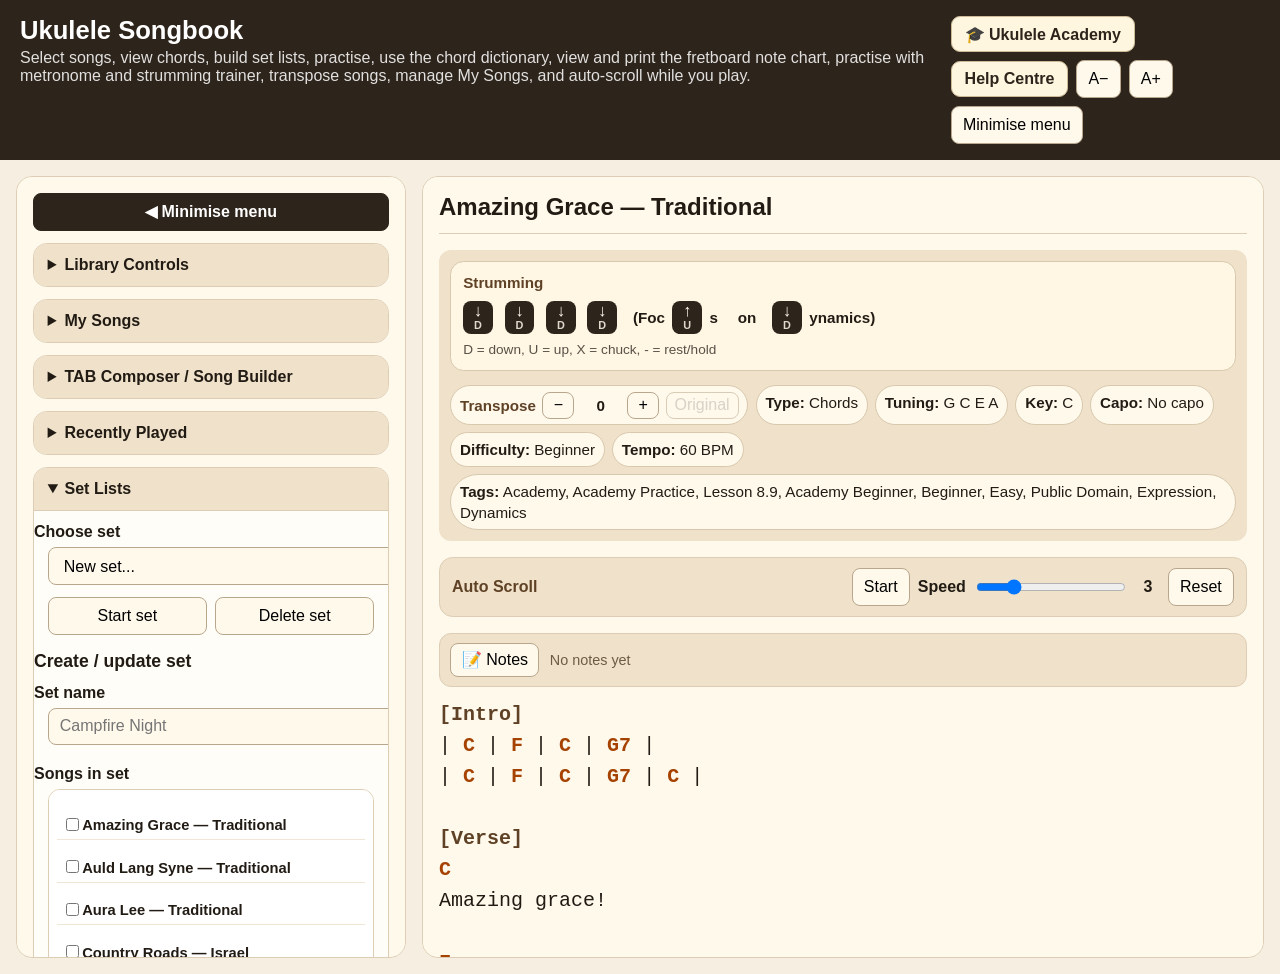
<file: index.html>
<!doctype html>
<html lang="en">
<head>
  <meta charset="utf-8">
  <meta name="viewport" content="width=device-width, initial-scale=1">
  <title>Ukulele Songbook v6.5.9.5</title>
  <link rel="stylesheet" href="css/style.css">
</head>
<body>
  <header class="topbar">
    <div><h1>Ukulele Songbook</h1><p>Select songs, view chords, build set lists, practise, use the chord dictionary, view and print the fretboard note chart, practise with metronome and strumming trainer, transpose songs, manage My Songs, and auto-scroll while you play.</p></div>
    <div class="controls"><a class="help-link-button" href="academy.html">🎓 Ukulele Academy</a><a class="help-link-button" href="help.html">Help Centre</a><button id="smallerText">A−</button><button id="largerText">A+</button><button class="menu-toggle top-menu-toggle" data-sidebar-toggle type="button" aria-expanded="true" aria-controls="leftMenu">Minimise menu</button></div>
  </header>
  <main class="app">
    <button class="sidebar-expand-button menu-toggle" data-sidebar-toggle type="button" aria-expanded="false" aria-controls="leftMenu" title="Show left menu">☰ Maximise menu</button>
    <aside class="chords-panel" id="leftMenu">
      <button class="sidebar-collapse-button menu-toggle" data-sidebar-toggle type="button" aria-expanded="true" aria-controls="leftMenu" title="Hide left menu">◀ Minimise menu</button>
      <details class="accordion-section"><summary>Library Controls</summary>
        <label for="songSearch">Search songs</label><input id="songSearch" class="song-search" type="search" placeholder="Search by title, artist or tag...">
        <label for="songSelect">Choose song</label><select id="songSelect"></select>
        <div id="libraryStats" class="library-stats"></div><div id="searchStatus" class="search-status"></div>
        <label for="sortSelect">Sort songs</label><select id="sortSelect"><option value="title">Title A-Z</option><option value="artist">Artist A-Z</option><option value="favourites">Favourites first</option></select>
        <label class="favourites-toggle"><input id="favouritesOnly" type="checkbox"> Show favourites only</label>
        <label for="typeFilter">Song type</label><select id="typeFilter"><option value="all">All types</option><option value="chords">Chords only</option><option value="tabs">Tabs only</option><option value="chords-tabs">Chords + tabs</option></select>
        <h2>Tags</h2><div id="tagFilters" class="tag-filters"></div>
      </details>

      <details class="accordion-section"><summary>My Songs</summary>
        <div class="my-songs-manager" id="mySongsManager">
          <p class="hint compact-hint">Paste, save, edit, delete, import and export songs stored in this browser. Built-in songs are unchanged.</p>
          <div id="mySongsList" class="my-songs-list"></div>
          <div class="set-buttons">
            <button id="newMySong" type="button">New song</button>
            <button id="exportMySongs" type="button">Export backup</button>
          </div>
          <label for="importMySongsFile" class="file-import-label">Import My Songs backup</label>
          <input id="importMySongsFile" type="file" accept="application/json,.json">
          <input id="mySongId" type="hidden">
          <h2>Add / Edit Song</h2>
          <label for="mySongTitle">Title</label><input id="mySongTitle" class="song-search" type="text" placeholder="Big Rock Candy Mountains">
          <label for="mySongArtist">Artist</label><input id="mySongArtist" class="song-search" type="text" placeholder="Traditional">
          <label for="mySongVersion">Version / arrangement</label><input id="mySongVersion" class="song-search" type="text" placeholder="Campfire, easy, fingerstyle...">
          <label for="mySongType">Song type</label><select id="mySongType"><option value="chords">Chords only</option><option value="tabs">Tabs only</option><option value="chords-tabs" selected>Chords + tabs</option></select>
          <label for="mySongTags">Tags</label><input id="mySongTags" class="song-search" type="text" placeholder="Folk, Campfire, Beginner">
          <label for="mySongTuning">Tuning</label><input id="mySongTuning" class="song-search" type="text" value="G C E A">
          <label for="mySongKey">Key</label><input id="mySongKey" class="song-search" type="text" placeholder="C">
          <label for="mySongCapo">Capo</label><input id="mySongCapo" class="song-search" type="text" value="No capo">
          <label for="mySongDifficulty">Difficulty</label><input id="mySongDifficulty" class="song-search" type="text" placeholder="Beginner">
          <label for="mySongTempo">Tempo</label><input id="mySongTempo" class="song-search" type="text" placeholder="84 BPM">
          <label for="mySongStrumming">Strumming</label><input id="mySongStrumming" class="song-search" type="text" placeholder="D D U U D U">
          <label for="mySongNotes">Song metadata notes</label><input id="mySongNotes" class="song-search" type="text" placeholder="Fingerpick gently">
          <label for="mySongBody">Song text</label><textarea id="mySongBody" class="my-song-body" rows="12" placeholder="Paste chords, lyrics and tabs here..."></textarea>
          <div class="set-buttons">
            <button id="previewMySong" type="button">Preview</button>
            <button id="saveMySong" type="button">Save to My Songs</button>
          </div>
          <div class="set-buttons">
            <button id="exportPermanentSong" type="button">Export as permanent song</button>
            <button id="deleteMySong" type="button">Delete</button>
          </div>
          <div id="mySongsStatus" class="my-songs-status"></div>
          <pre id="mySongPreview" class="my-song-preview" hidden></pre>
        </div>
      </details>


      <details class="accordion-section"><summary>TAB Composer / Song Builder</summary>
        <div class="composer-launch">
          <p class="hint compact-hint">Build an editable two-measure ukulele TAB arrangement, autosave your draft, preview it and save it into My Songs.</p>
          <button id="openTabComposer" type="button">Open TAB Composer</button>
          <button id="newTabComposer" type="button">Start new arrangement</button>
        </div>
      </details>

      <details class="accordion-section"><summary>Recently Played</summary>
        <div id="recentSongs" class="recent-songs"><p class="hint compact-hint">Recently opened songs will appear here.</p></div>
        <button id="clearRecentSongs" class="wide-button" type="button">Clear recent songs</button>
      </details>

      <details class="accordion-section" open><summary>Set Lists</summary>
        <label for="setSelect">Choose set</label><select id="setSelect"></select>
        <div class="set-buttons"><button id="startSet">Start set</button><button id="deleteSet">Delete set</button></div>
        <h2>Create / update set</h2>
        <label for="setName">Set name</label><input id="setName" class="song-search" type="text" placeholder="Campfire Night">
        <label for="setSongs">Songs in set</label><div id="setSongs" class="set-song-list"></div>
        <button id="saveSet" class="wide-button">Save set</button>
        <div class="hint">Sets are saved in this browser/device. Later we can make them shared across the NAS.</div>
      </details>

      <details class="accordion-section"><summary>Practice Mode</summary>
        <div class="practice-mode" id="practiceMode">
          <div class="practice-tabs" role="tablist" aria-label="Practice mode tools">
            <button class="practice-tab active" data-practice-tab="custom" type="button">🎯 Custom</button>
            <button class="practice-tab" data-practice-tab="random" type="button">🎲 Random</button>
            <button class="practice-tab" data-practice-tab="song" type="button">🎵 This Song</button>
            <button class="practice-tab" data-practice-tab="packs" type="button">📦 Packs</button>
            <button class="practice-tab" data-practice-tab="strumming" type="button">🎶 Strumming</button>
            <button class="practice-tab" data-practice-tab="metronome" type="button">🥁 Metronome</button>
            <button class="practice-tab" data-practice-tab="timer" type="button">⏱ Timer</button>
          </div>

          <section class="practice-tool active" id="practice-custom">
            <h2>Custom Chord Practice</h2>
            <p class="hint compact-hint">Enter chords from any course or lesson. Spaces or commas both work.</p>
            <label for="customChordInput">Chords to practise</label>
            <input id="customChordInput" class="song-search" type="text" placeholder="Am G6 C D">
            <button id="loadCustomPractice" class="wide-button" type="button">Load practice set</button>
          </section>

          <section class="practice-tool" id="practice-random">
            <h2>Random Chord Trainer</h2>
            <label for="randomChordCount">Number of chords</label>
            <select id="randomChordCount">
              <option value="5">5 chords</option>
              <option value="10" selected>10 chords</option>
              <option value="20">20 chords</option>
              <option value="all">All chords</option>
            </select>
            <button id="startRandomPractice" class="wide-button" type="button">Start random practice</button>
          </section>

          <section class="practice-tool" id="practice-song">
            <h2>Learn This Song</h2>
            <p class="hint compact-hint">Uses the song currently selected in the library.</p>
            <button id="loadSongPractice" class="wide-button" type="button">Practise selected song chords</button>
          </section>

          <section class="practice-tool" id="practice-packs">
            <h2>Chord Packs</h2>
            <div id="practicePackList" class="practice-pack-list"></div>
          </section>

          <section class="practice-tool" id="practice-strumming">
            <h2>Animated Strumming Trainer</h2>
            <p class="hint compact-hint">Use the selected song pattern, or enter your own. The trainer can animate each stroke at your chosen BPM.</p>
            <label for="customStrumInput">Pattern</label>
            <input id="customStrumInput" class="song-search" type="text" placeholder="D D U U D U">
            <div class="set-buttons">
              <button id="loadSongStrumPractice" type="button">Use song</button>
              <button id="loadCustomStrumPractice" type="button">Use custom</button>
            </div>
          </section>

          <section class="practice-tool" id="practice-metronome">
            <h2>Metronome</h2>
            <p class="hint compact-hint">Keep steady time while practising chords, strumming or full songs.</p>
            <label for="metronomeBpm">Tempo</label>
            <div class="practice-inline-control">
              <input id="metronomeBpm" type="range" min="40" max="240" step="1" value="80">
              <strong><span id="metronomeBpmLabel">80</span> BPM</strong>
            </div>
            <label for="metronomeBeats">Beats per bar</label>
            <select id="metronomeBeats">
              <option value="3">3 / 4</option>
              <option value="4" selected>4 / 4</option>
              <option value="6">6 / 8</option>
            </select>
            <div class="set-buttons">
              <button id="metronomeToggle" type="button">Start metronome</button>
              <button id="metronomeTap" type="button">Tap tempo</button>
            </div>
          </section>

          <section class="practice-tool" id="practice-timer">
            <h2>Practice Timer</h2>
            <p class="hint compact-hint">Set a short focused practice session.</p>
            <label for="practiceTimerMinutes">Session length</label>
            <select id="practiceTimerMinutes">
              <option value="5">5 minutes</option>
              <option value="10">10 minutes</option>
              <option value="15" selected>15 minutes</option>
              <option value="20">20 minutes</option>
              <option value="30">30 minutes</option>
            </select>
            <div class="set-buttons">
              <button id="practiceTimerToggle" type="button">Start timer</button>
              <button id="practiceTimerReset" type="button">Reset timer</button>
            </div>
          </section>

          <div id="practiceStatus" class="practice-status"></div>
          <div id="practiceWorkspace" class="practice-workspace"></div>
        </div>
      </details>

      <details class="accordion-section"><summary>Fretboard Note Chart</summary>
        <div class="fretboard-chart-launcher">
          <h2>Ukulele Fretboard Notes</h2>
          <p class="hint compact-hint">View every note from the open strings to the 12th fret, then print a clean white-background A4 chart.</p>
          <button id="openFretboardChart" class="wide-button" type="button">View / Print Note Chart</button>
        </div>
      </details>

      <details class="accordion-section"><summary>Chord Dictionary</summary>
        <div class="chord-dictionary" id="chordDictionary">
          <h2>Chord Dictionary</h2>
          <p class="hint compact-hint">Look up any chord in the ukulele chord database.</p>
          <label for="chordDictionaryInput">Find chord</label>
          <input id="chordDictionaryInput" class="song-search" type="search" placeholder="Cmaj7, F#m7, G6...">
          <button id="chordDictionarySearch" class="wide-button" type="button">Search chord</button>
          <div id="chordDictionaryStatus" class="dictionary-status"></div>
          <div id="chordDictionaryResult" class="dictionary-result"></div>
        </div>
      </details>
      <details class="accordion-section" open><summary>Chord Fingerings</summary>
        <div class="summary"><div><strong id="chordCount">0</strong> diagrams</div><div id="missingCount">0 missing</div></div>
        <div id="chordCards" class="chord-cards"></div><h2>Missing chords</h2><p id="missingChords" class="missing-list">None.</p>
      </details>
      <details class="accordion-section"><summary>🎓 Ukulele Academy</summary><div class="help-launch"><p class="hint compact-hint">Follow a structured learning path from absolute beginner through to advanced ukulele skills.</p><a class="wide-button help-link-button sidebar-help-link" href="academy.html">Open Ukulele Academy</a></div></details>
      <details class="accordion-section"><summary>Help Centre</summary><div class="help-launch"><p class="hint compact-hint">Open the searchable online guide for the Songbook, TAB Composer, practice tools, printing and more.</p><a class="wide-button help-link-button sidebar-help-link" href="help.html">Open Help Centre</a></div></details>
    </aside>
    <section class="song-panel">
      <section id="academyExerciseMain" class="academy-exercise-main" hidden aria-live="polite"></section>
      <div id="performanceBar" class="performance-bar"></div><div id="setModeBar" class="set-mode-bar"></div><h2 id="songTitle">Loading...</h2><div id="songInfo" class="song-info"></div>
      <div id="autoScrollBar" class="auto-scroll-bar" aria-label="Auto scroll controls">
        <div class="auto-scroll-title">Auto Scroll</div>
        <div class="auto-scroll-controls">
          <button id="autoScrollToggle" type="button">Start</button>
          <label for="autoScrollSpeed">Speed</label>
          <input id="autoScrollSpeed" type="range" min="1" max="10" step="1" value="3">
          <span id="autoScrollSpeedLabel">3</span>
          <button id="autoScrollReset" type="button">Reset</button>
        </div>
      </div>
      <div id="songTools" class="song-tools">
        <button id="toggleSongNotes" type="button">📝 Notes</button>
        <span id="songNotesStatus" class="song-notes-status">No notes yet</span>
      </div>
      <div id="songNotesPanel" class="song-notes-panel" hidden>
        <label for="songNotesText">My Notes</label>
        <textarea id="songNotesText" rows="4" placeholder="Capo 2 sounds better, slow the chorus, Vish sings verse 2..."></textarea>
        <div class="song-notes-actions">
          <button id="saveSongNotes" type="button">Save notes</button>
          <button id="clearSongNotes" type="button">Clear notes</button>
        </div>
      </div>
      <pre id="songText" class="song-text"></pre>
      <section id="tabComposer" class="tab-composer" aria-label="TAB Composer">
        <div class="composer-toolbar">
          <div class="composer-actions">
            <button id="composerBack" type="button">← Back to Songbook</button>
            <button id="composerNew" type="button">New</button>
            <button id="composerSave" type="button">Save to My Songs</button>
            <button id="composerCopy" type="button">Copy preview</button>
            <button id="composerDownload" type="button">Download TXT</button>
            <button id="composerPrint" type="button">Print / PDF</button>
            <button id="composerDelete" type="button" class="danger-button">Delete arrangement</button>
          </div>
          <span id="composerStatus" class="composer-status">Draft ready</span>
        </div>
        <div class="composer-editor">
          <div class="composer-card">
            <h2>TAB Composer / Song Builder</h2>
            <div class="composer-fields">
              <label>Title<input id="composerTitle" type="text" placeholder="Song title"></label>
              <label>Artist<input id="composerArtist" type="text" placeholder="Artist"></label>
              <label>Version<input id="composerVersion" type="text" placeholder="TAB arrangement"></label>
              <label>Key<input id="composerKey" type="text" placeholder="C Major"></label>
              <label>Tempo<input id="composerTempo" type="text" placeholder="84 BPM"></label>
              <label>Time signature<select id="composerTime"><option value="4/4">4/4</option></select></label>
              <label>Tags<input id="composerTags" type="text" placeholder="Beginner, TAB, Melody"></label>
              <label>Used chords<input id="composerChords" type="text" placeholder="C, Dm, F"></label>
              <label>Strumming pattern<input id="composerStrumming" type="text" placeholder="D D U U D U"></label>
              <div class="composer-tuning-group">
                <span class="composer-tuning-title">String tuning (top to bottom)</span>
                <label>String 1<input id="composerTuningG" type="text" value="G" maxlength="3" aria-label="Top string tuning"></label>
                <label>String 2<input id="composerTuningC" type="text" value="C" maxlength="3" aria-label="Second string tuning"></label>
                <label>String 3<input id="composerTuningE" type="text" value="E" maxlength="3" aria-label="Third string tuning"></label>
                <label>String 4<input id="composerTuningA" type="text" value="A" maxlength="3" aria-label="Bottom string tuning"></label>
              </div>
            </div>
          </div>
          <datalist id="composerChordOptions"></datalist>
          <div id="composerSections"></div>
          <div class="composer-actions"><button id="composerAddSection" type="button">+ Add section</button><button id="composerAddSystem" type="button">+ Add two measures</button></div>
        </div>
        <div class="composer-card"><h2>Printable text preview</h2><pre id="composerPreview" class="composer-preview"></pre></div>
      </section>
      </section>
  </main>
  <div id="fretboardChartModal" class="fretboard-modal" hidden>
    <div class="fretboard-modal-backdrop" data-close-fretboard></div>
    <section class="fretboard-modal-dialog" role="dialog" aria-modal="true" aria-labelledby="fretboardChartTitle">
      <div class="fretboard-modal-toolbar no-print">
        <button id="printFretboardChart" type="button">Print Chart</button>
        <button id="closeFretboardChart" type="button">Close</button>
      </div>
      <div id="fretboardPrintArea" class="fretboard-print-area">
        <header class="fretboard-print-header">
          <h1 id="fretboardChartTitle">Notes on the Ukulele Fretboard</h1>
          <p>Standard tuning: <strong>G–C–E–A</strong> • Open strings through the 12th fret</p>
        </header>
        <div id="fretboardNoteChart" class="fretboard-note-chart" aria-label="Ukulele fretboard note chart"></div>
        <div class="fretboard-legend">
          <p><strong>Reading the chart:</strong> The 1st string is A, the string nearest the floor when playing. The 4th string is G, the string nearest your face.</p>
          <p><strong>Enharmonic notes:</strong> Notes such as C♯ and D♭ sound the same but have different names.</p>
        </div>
      </div>
    </section>
  </div>
  <script src="data/song-list.js"></script><script src="data/chords.js"></script><script src="data/practice-packs.js"></script><script src="js/transpose.js"></script><script src="js/my-songs.js"></script><script src="js/app.js"></script><script src="js/history.js"></script><script src="js/song-notes.js"></script><script src="js/practice-storage.js"></script><script src="js/practice.js"></script><script src="js/auto-scroll.js"></script><script src="js/chord-dictionary.js"></script><script src="js/fretboard-notes.js"></script><script src="js/tab-composer.js"></script>
</body></html>
</file>
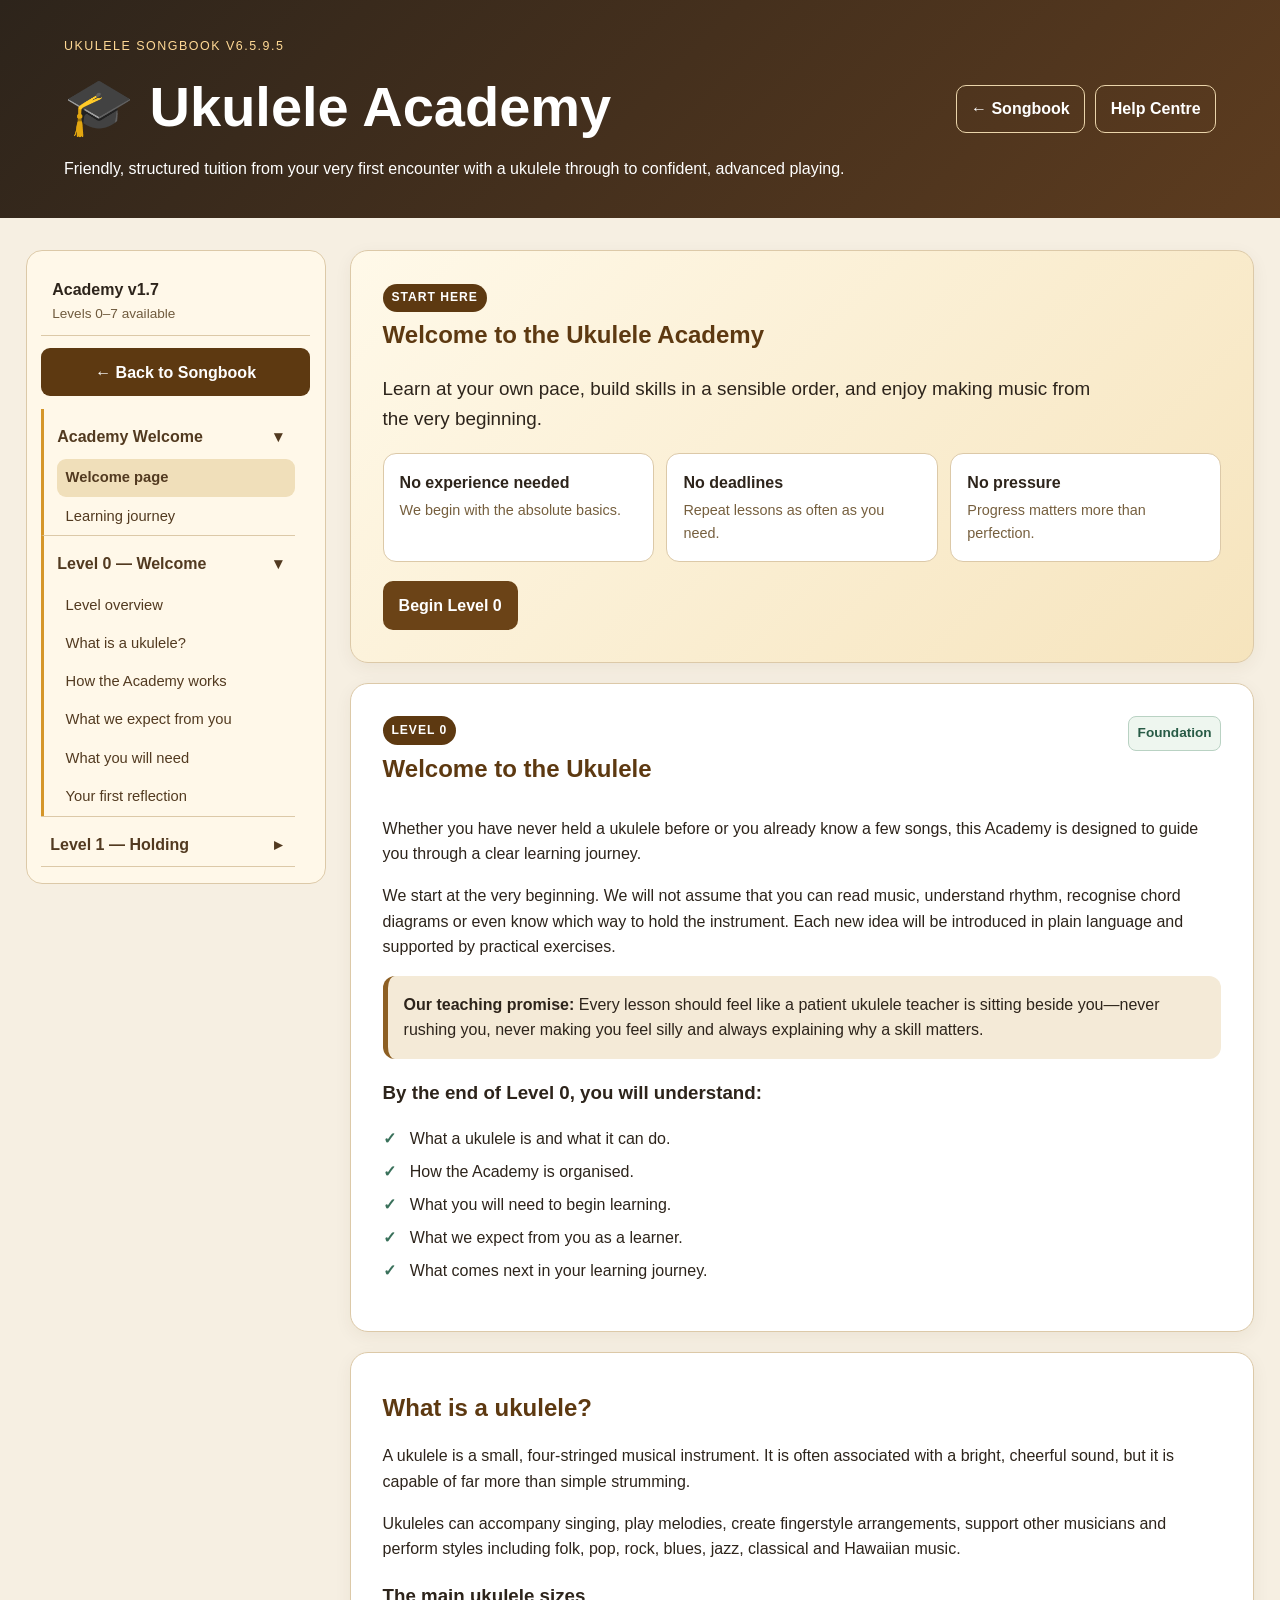
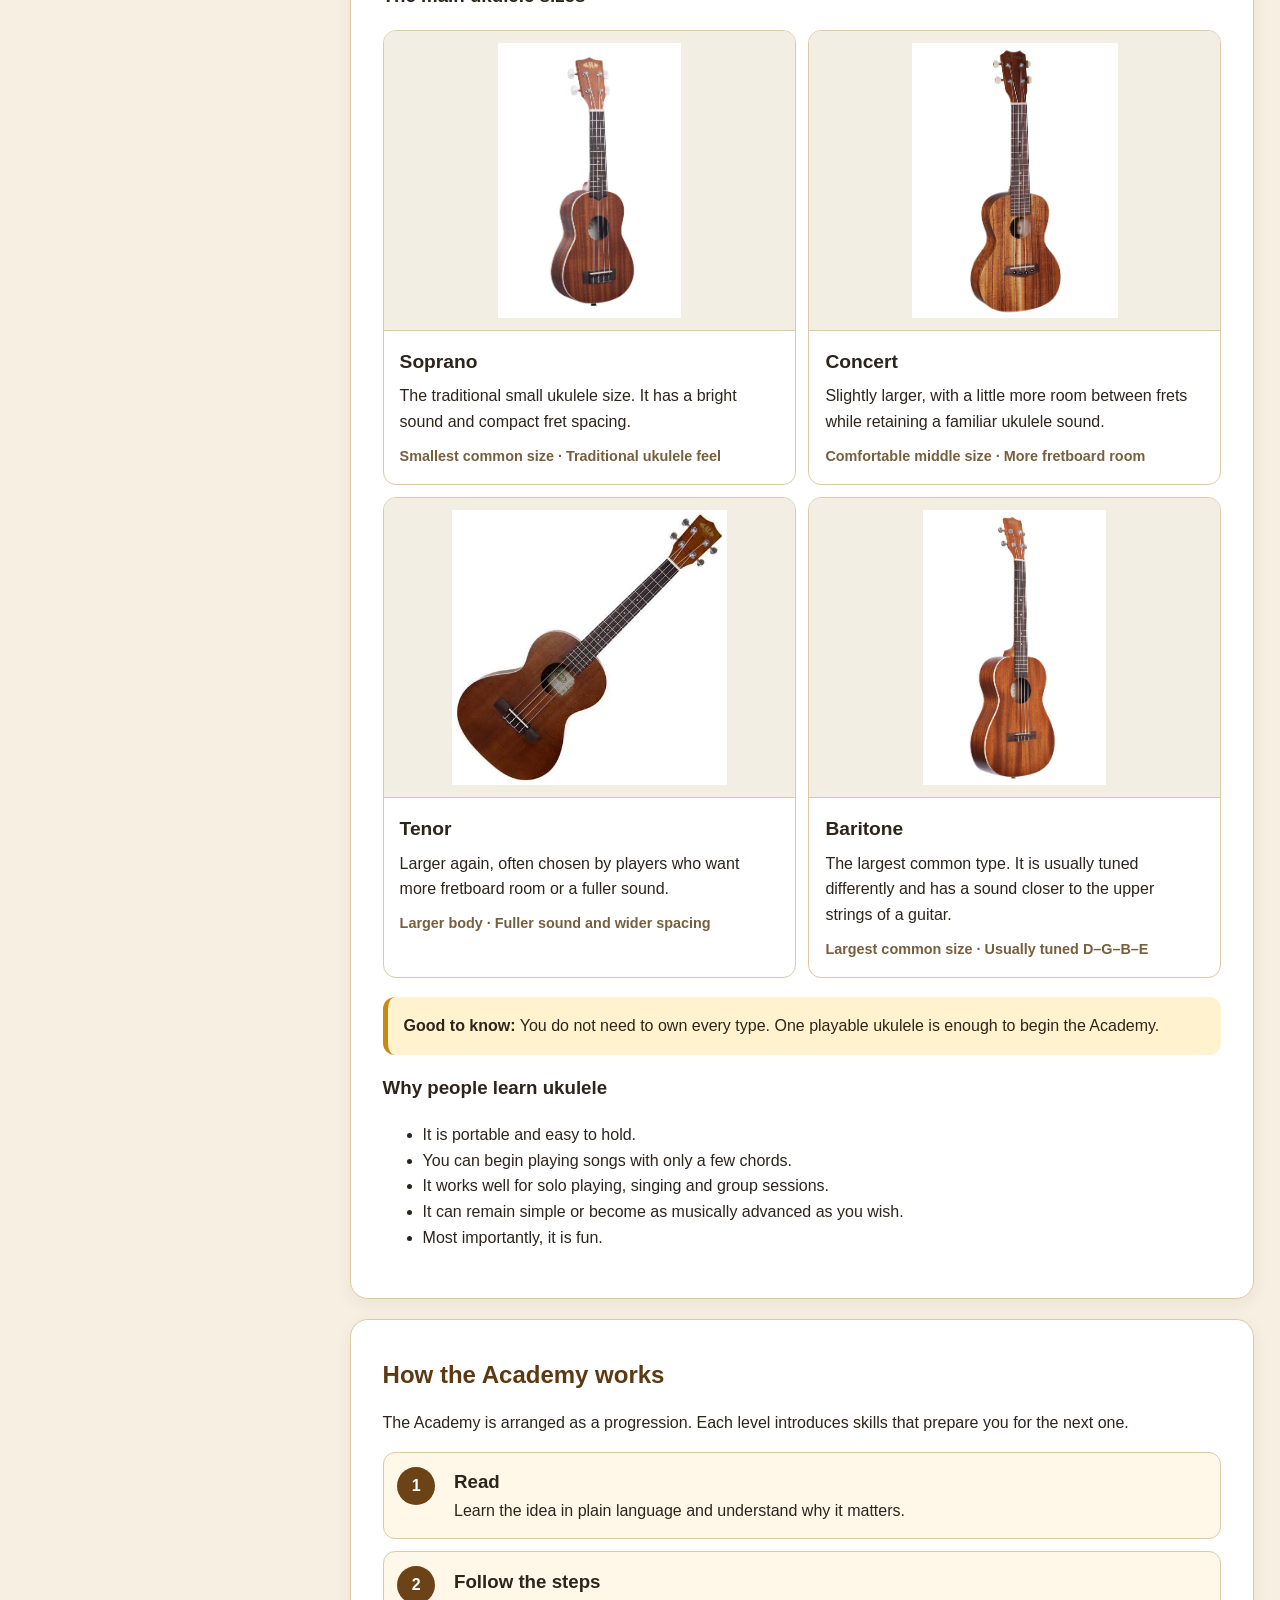
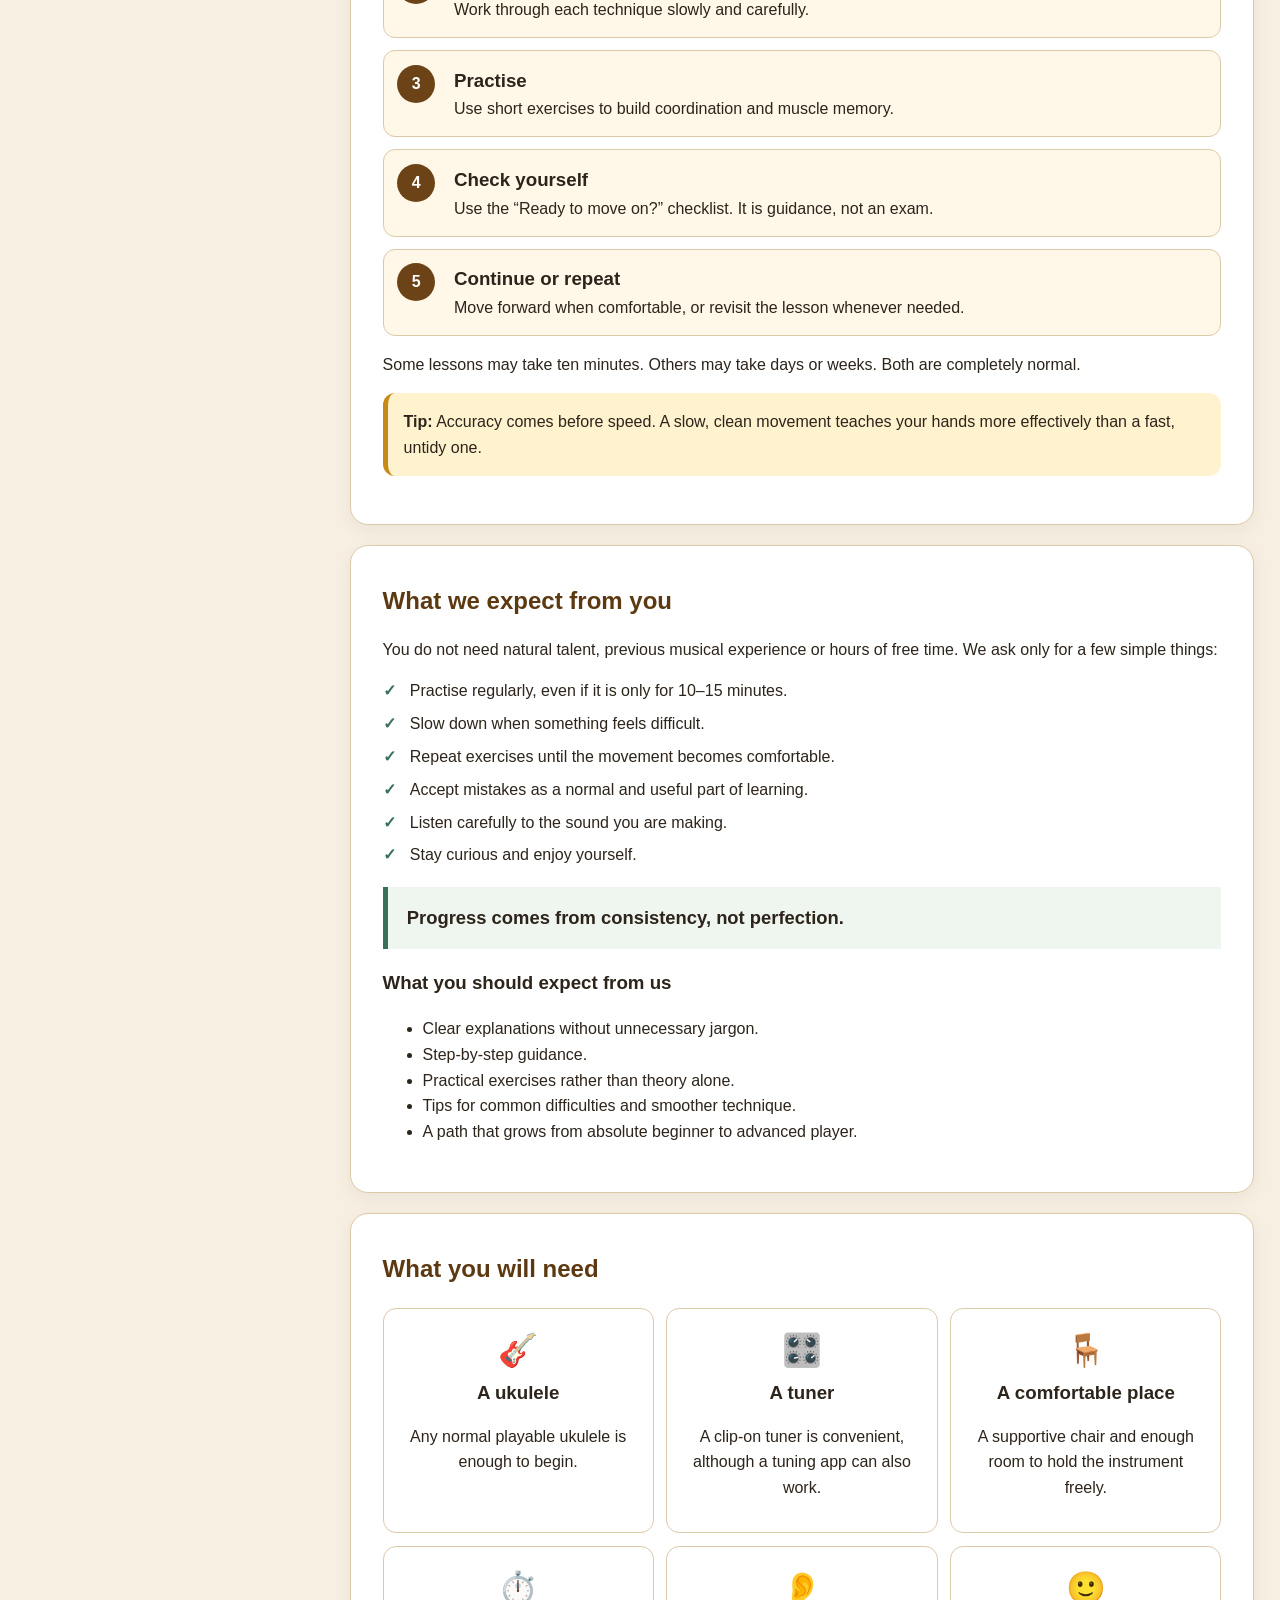
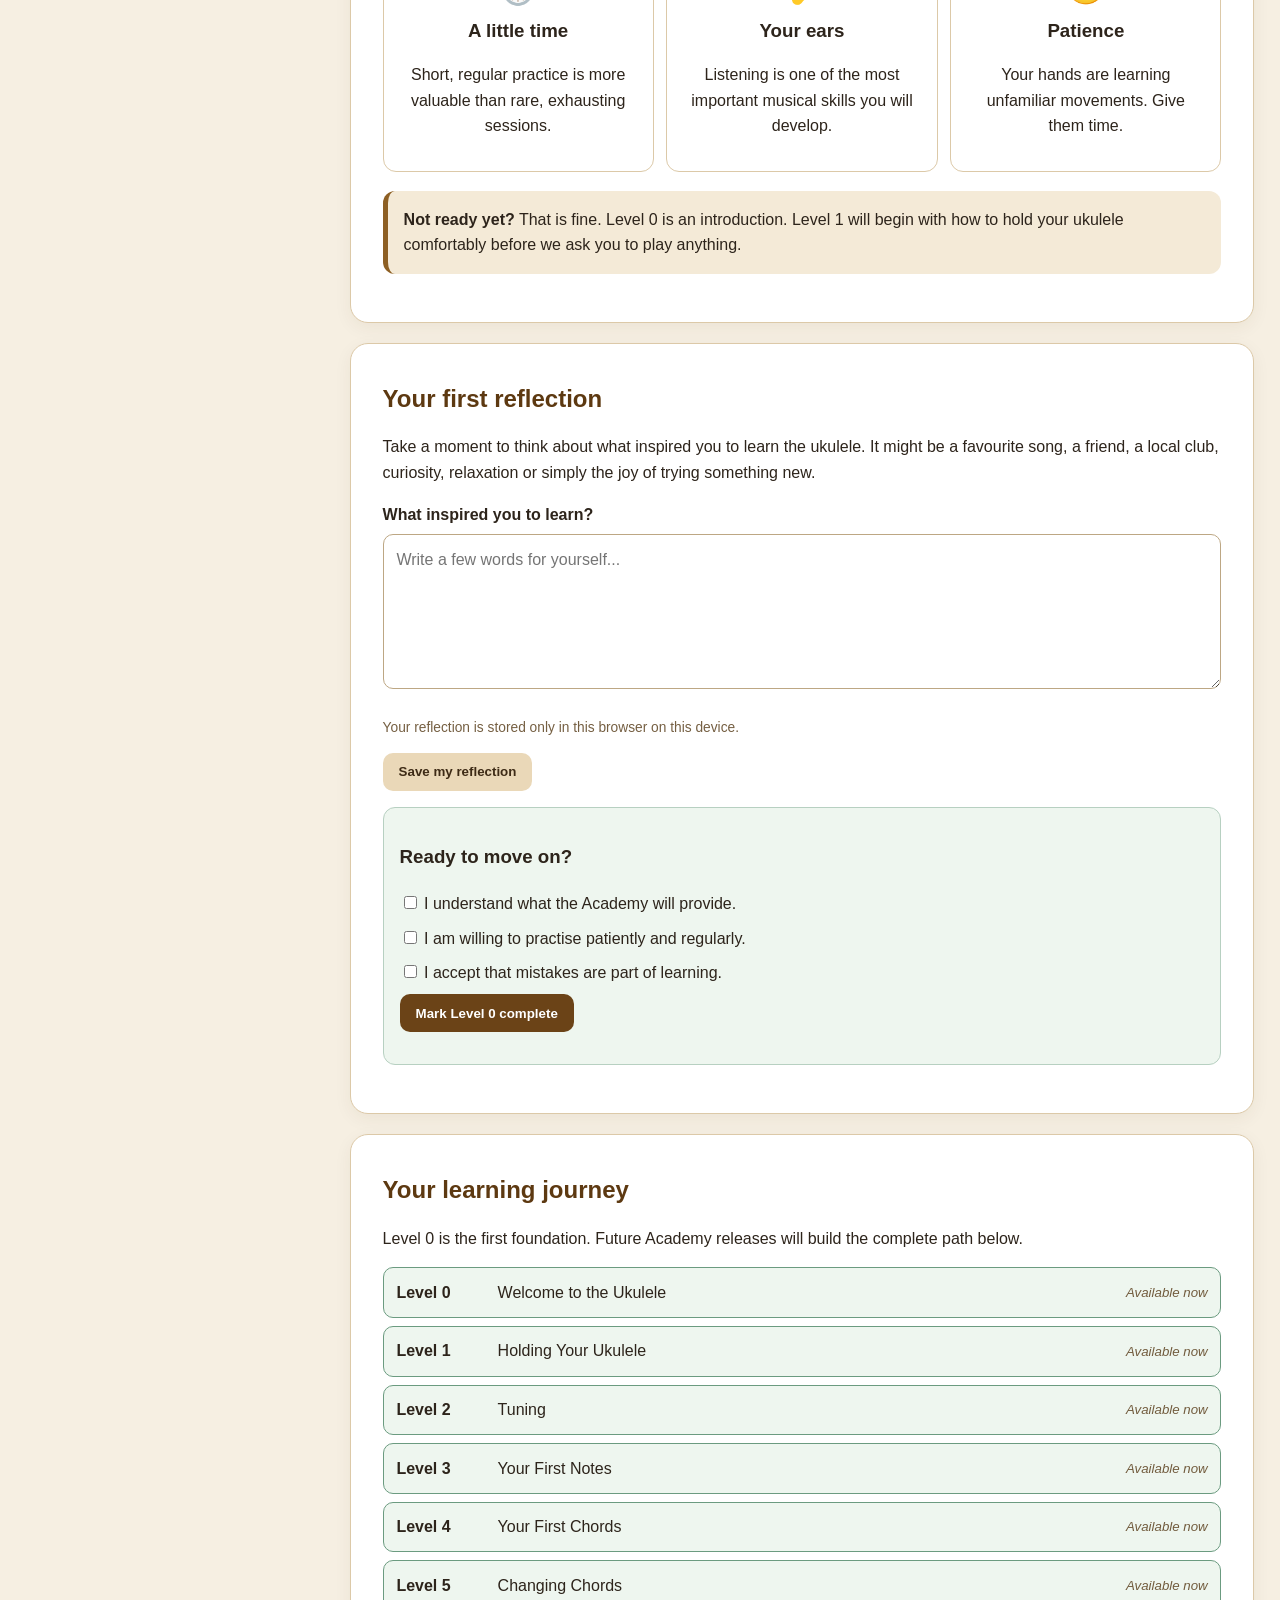
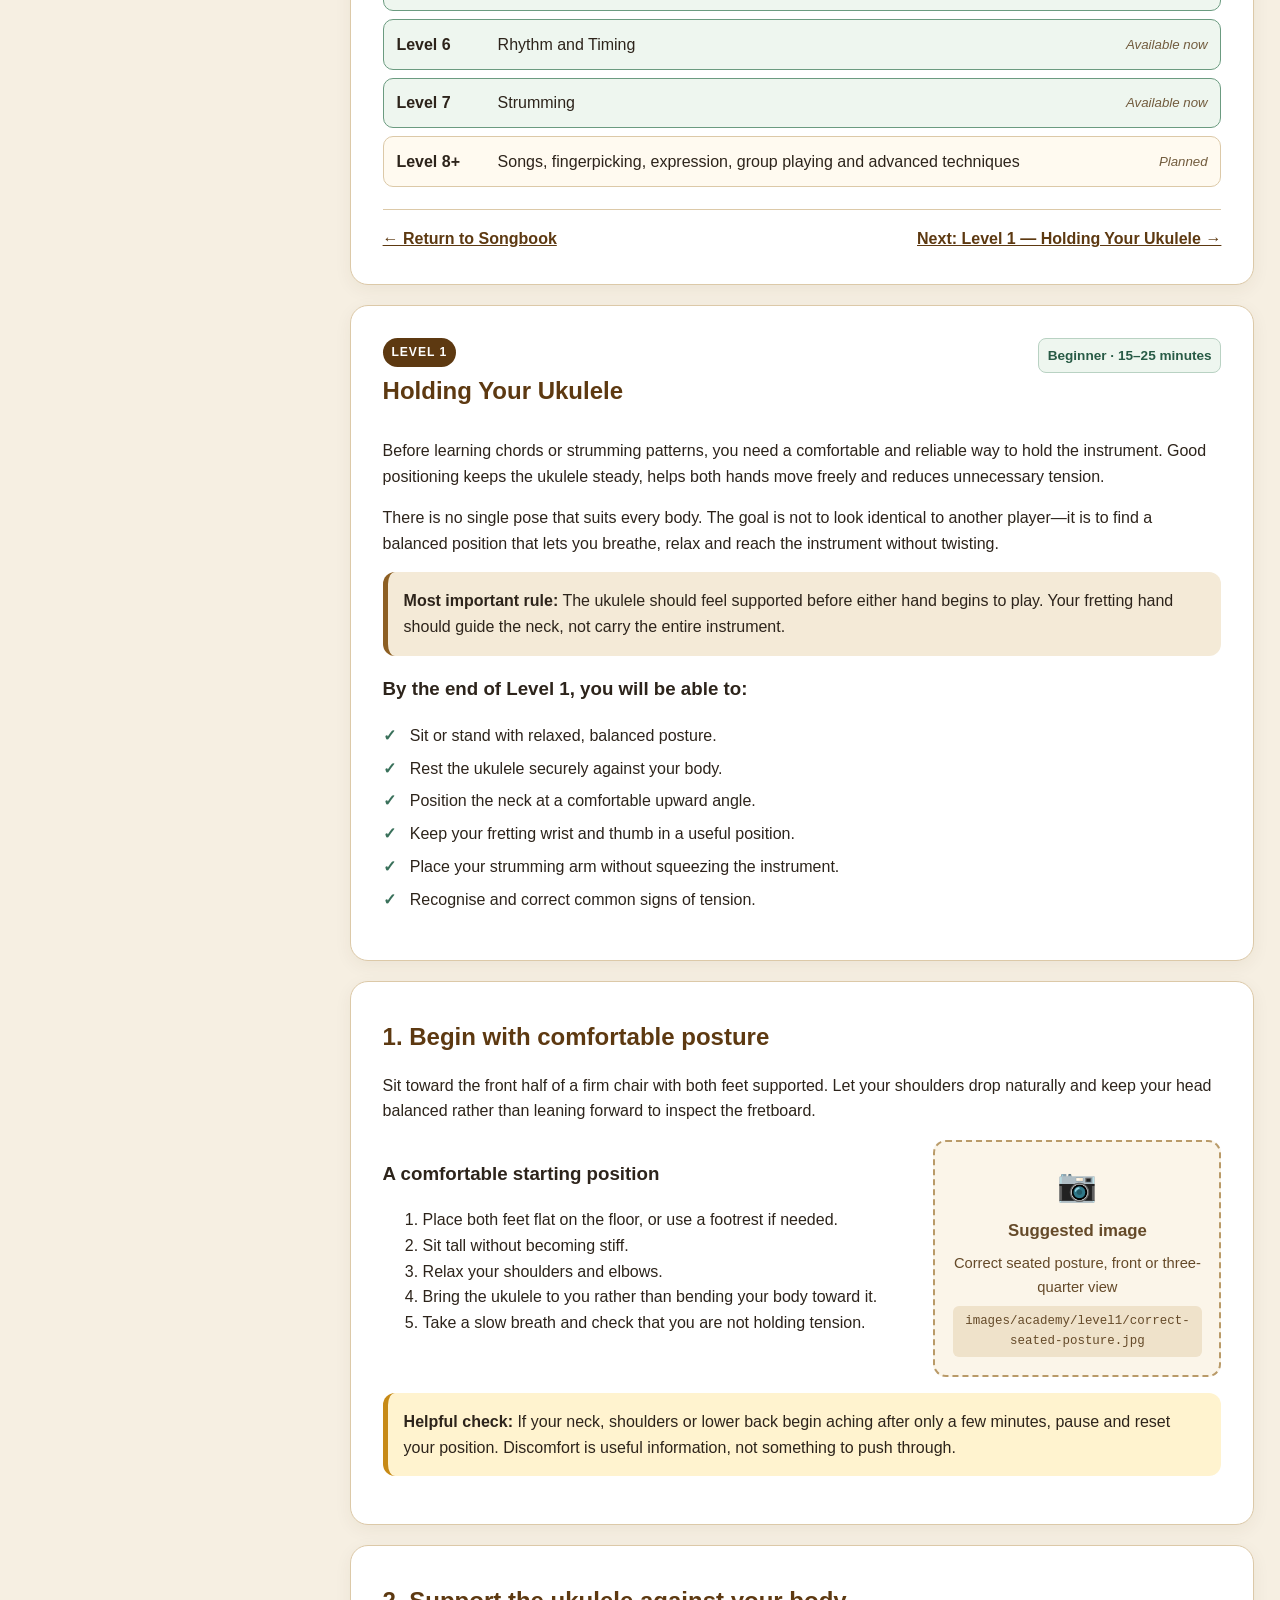
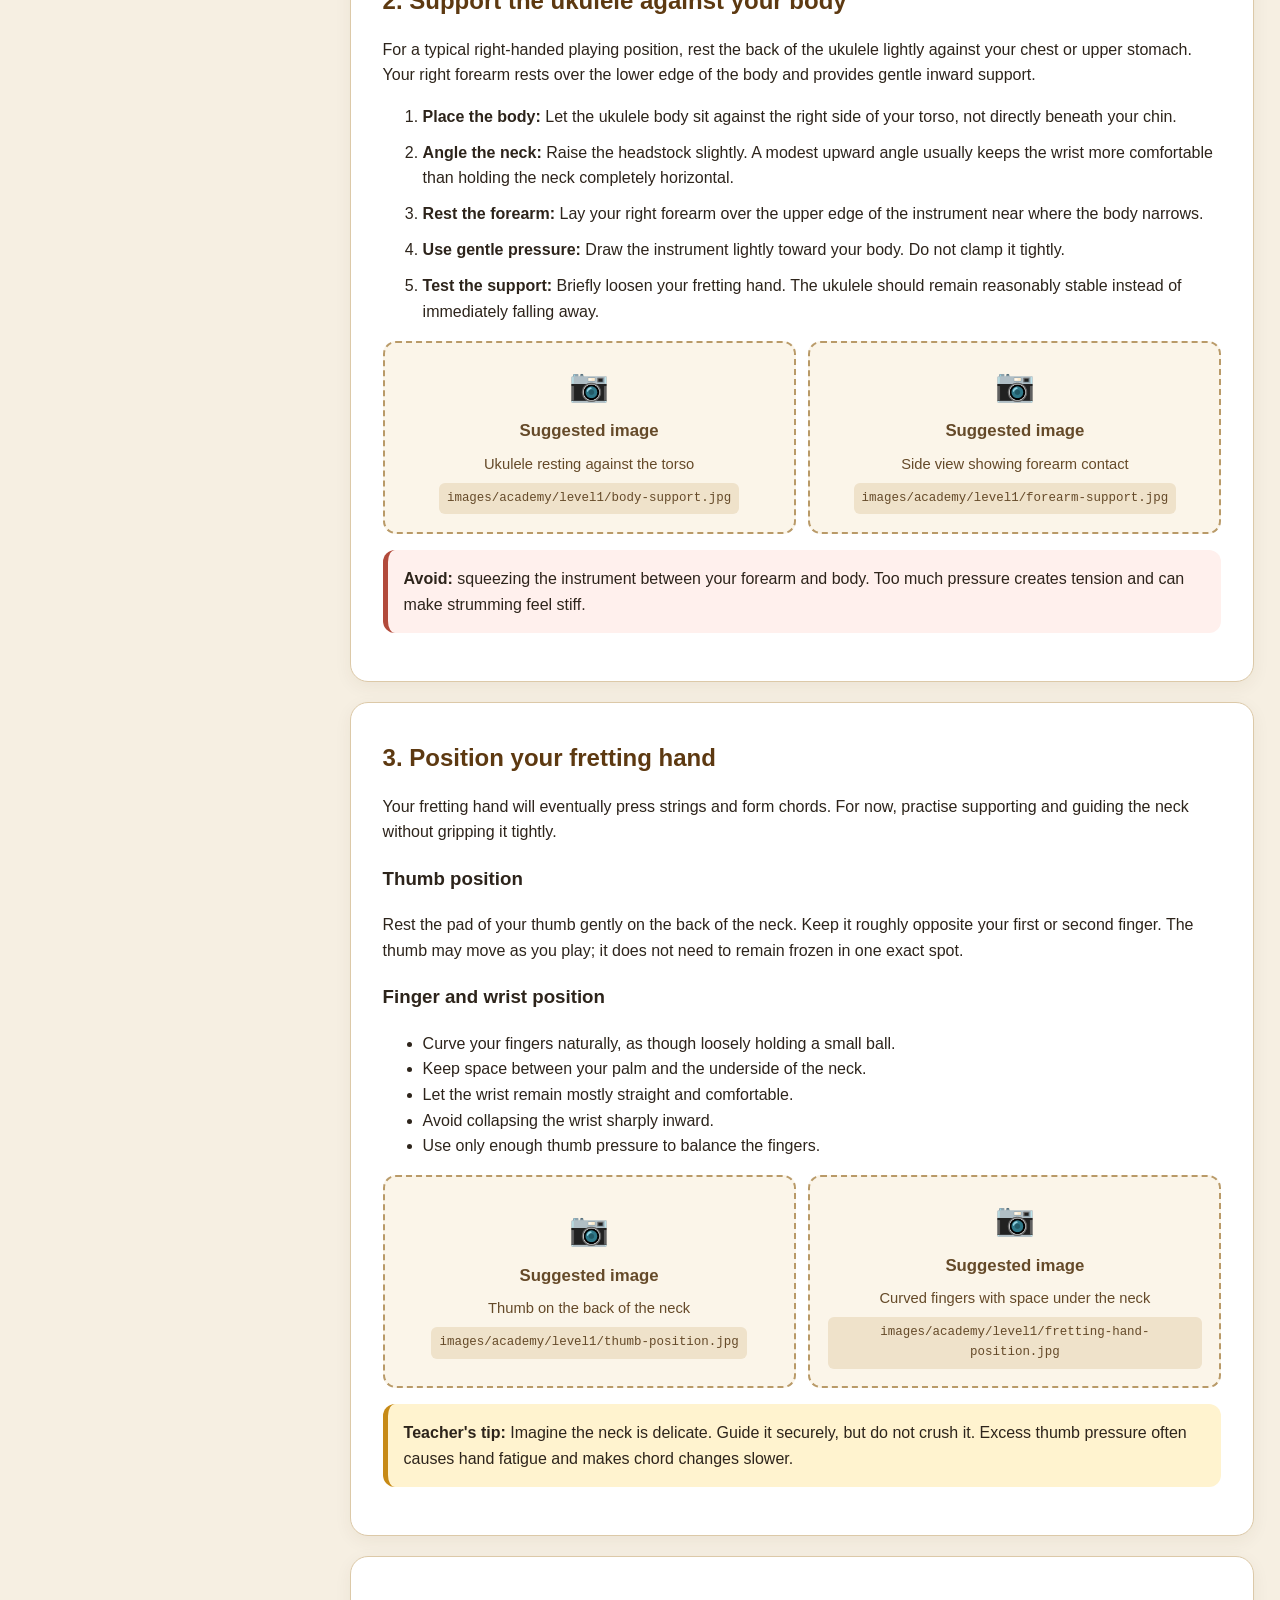
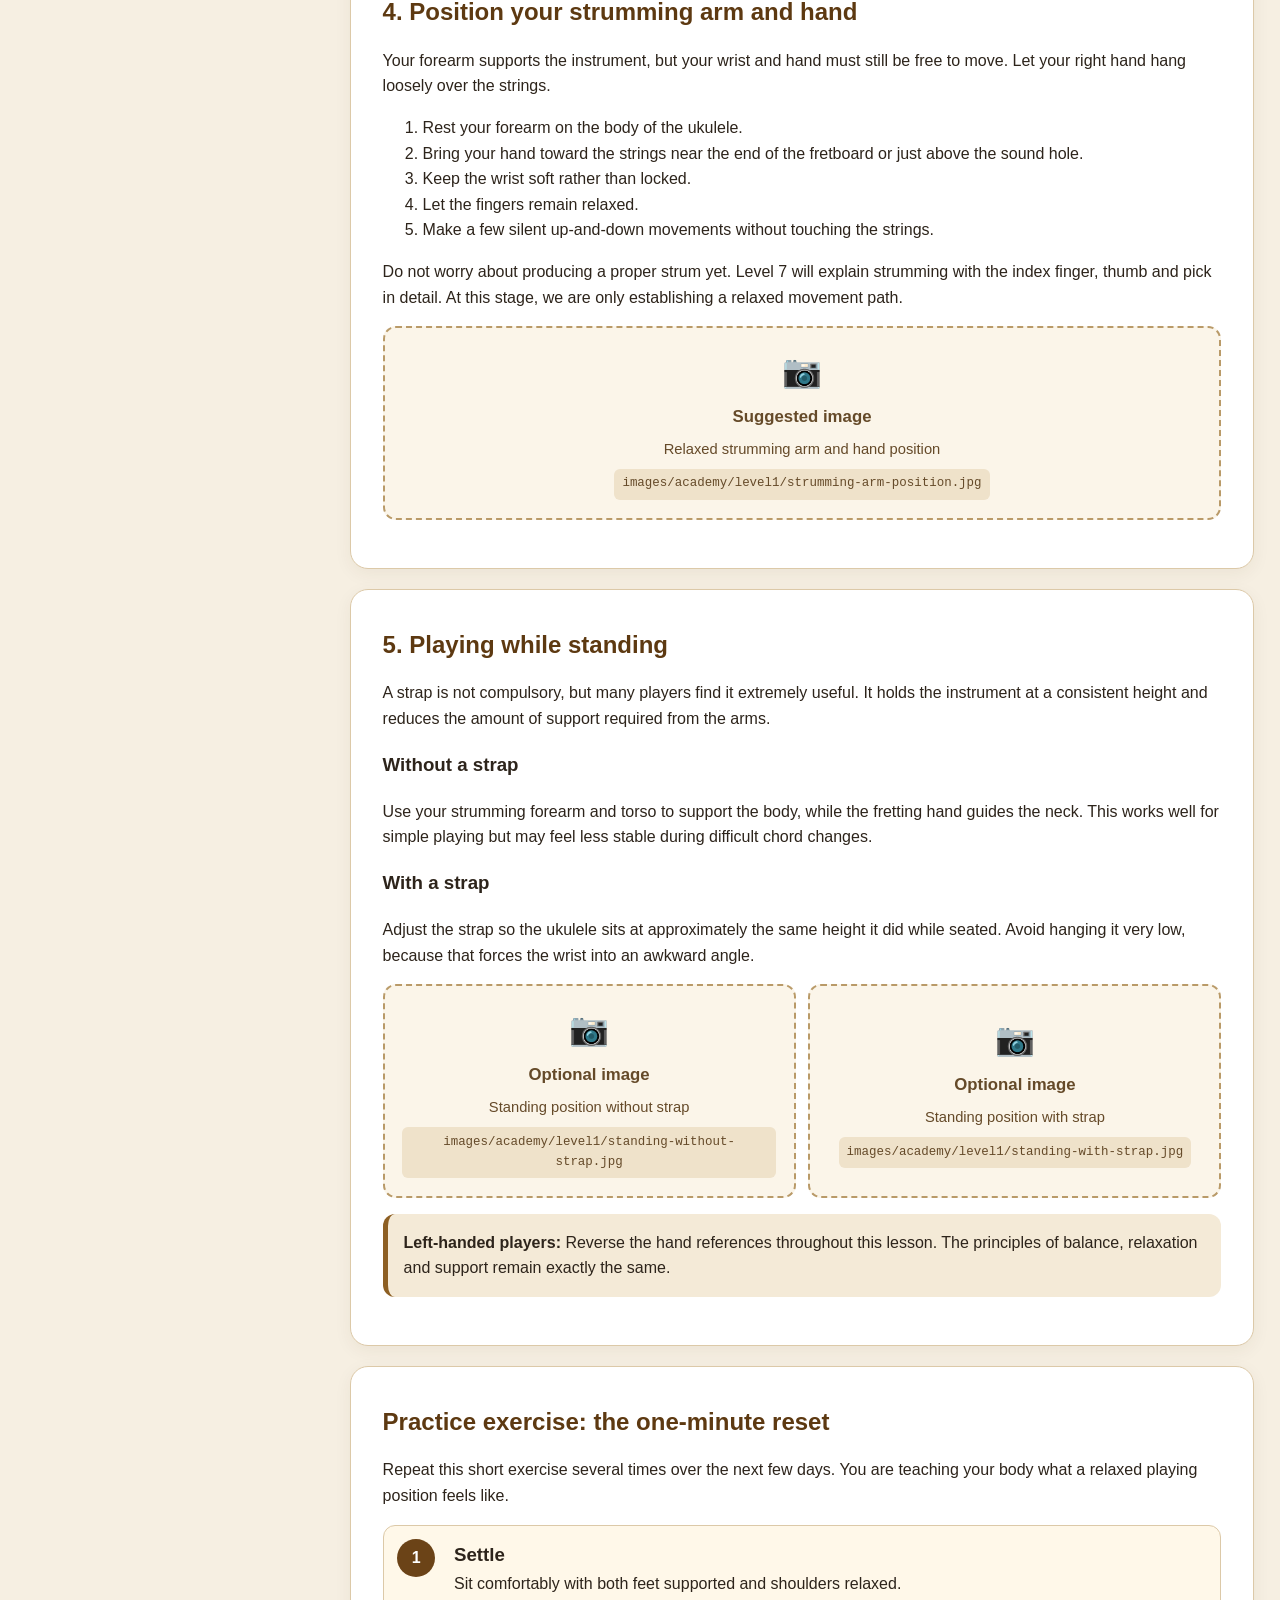
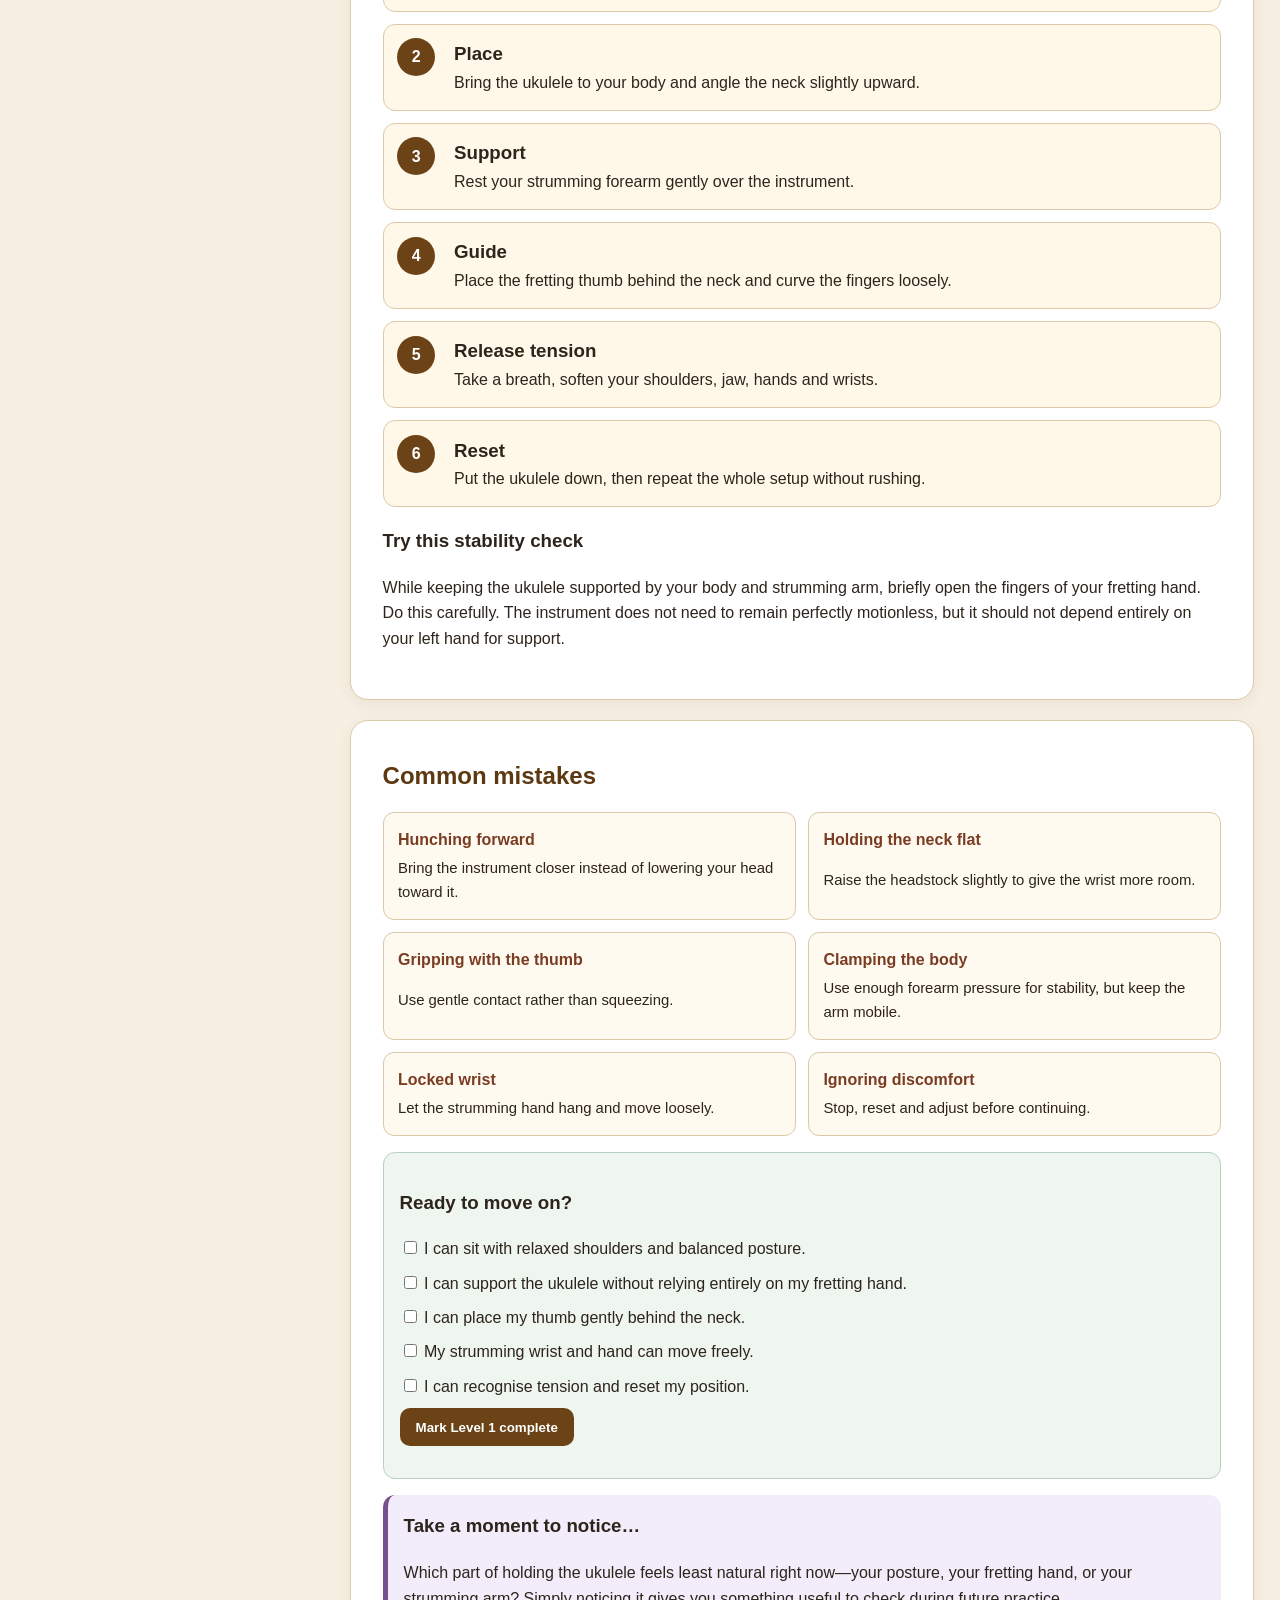
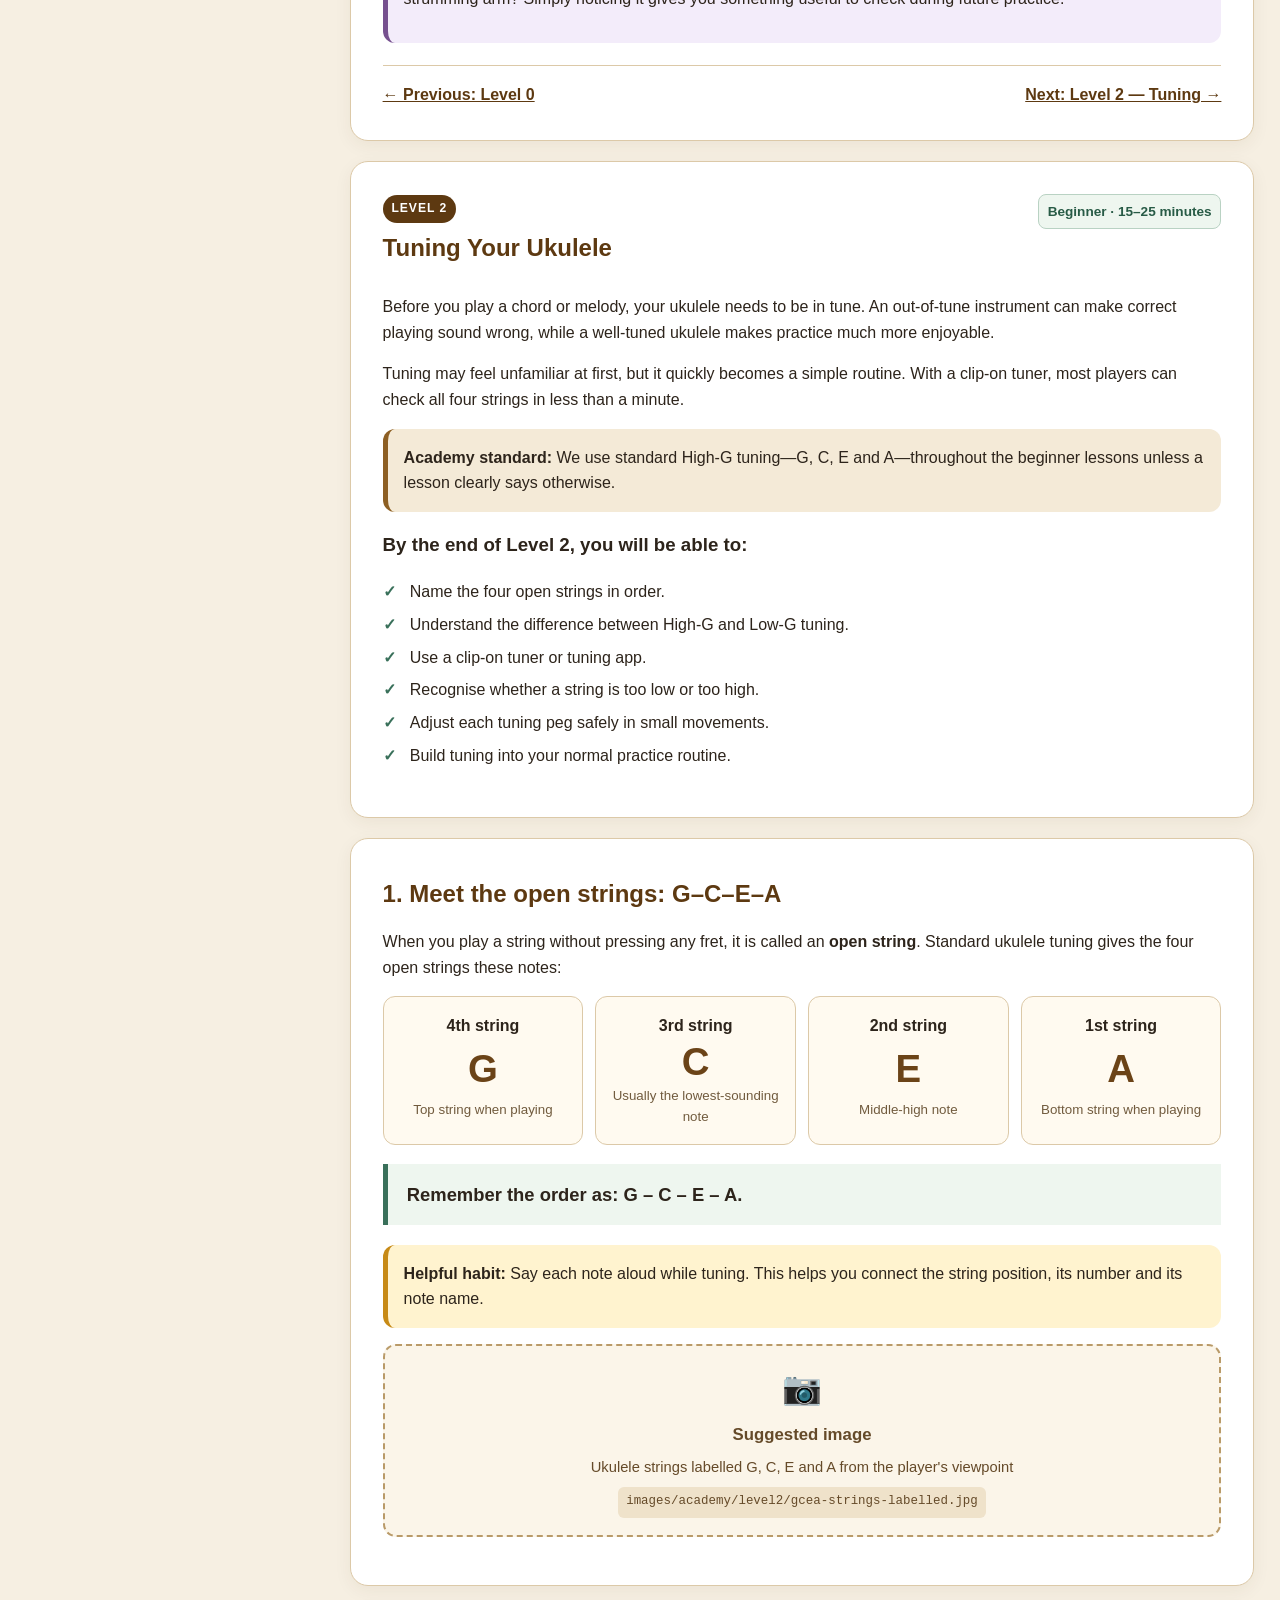
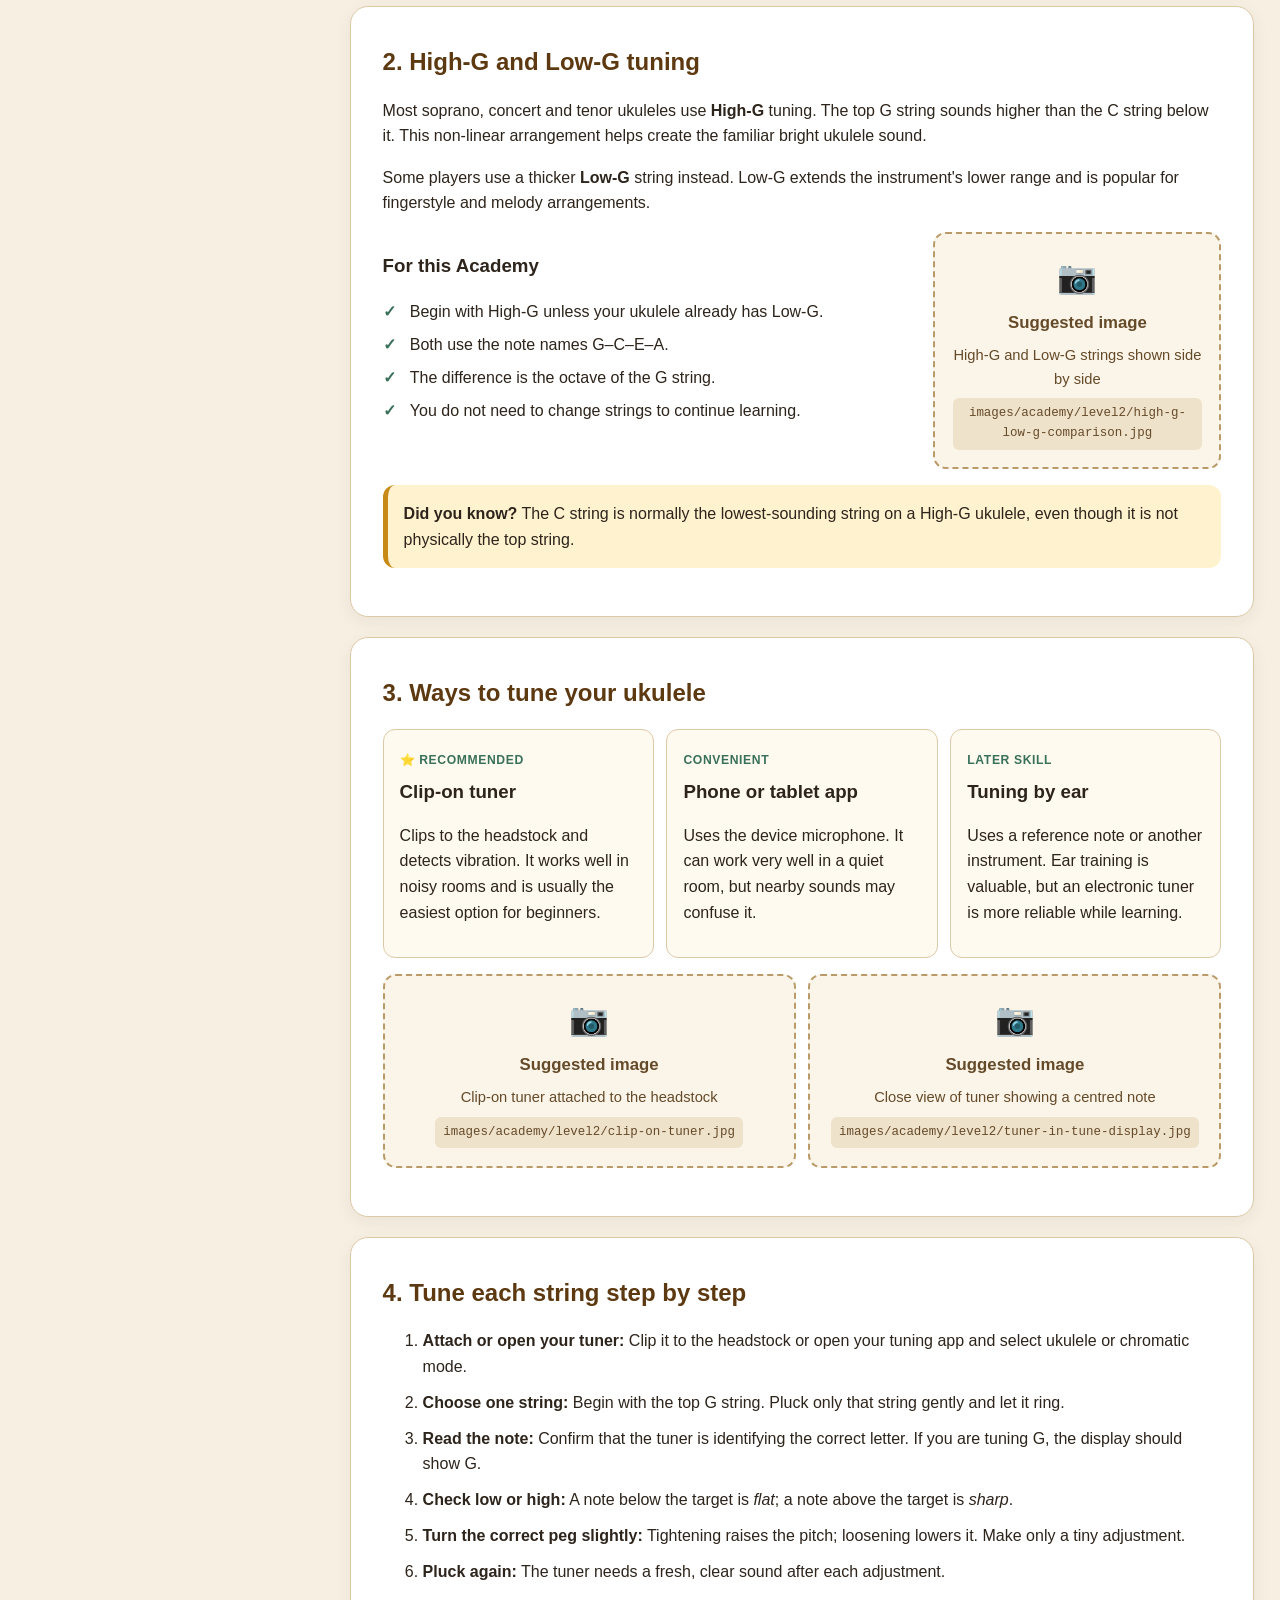
<file: academy.html>
<!doctype html>
<html lang="en">
<head>
  <meta charset="utf-8">
  <meta name="viewport" content="width=device-width, initial-scale=1">
  <title>Ukulele Academy v1.7 — Ukulele Songbook v6.5.9.5</title>
  <link rel="stylesheet" href="css/academy.css">
</head>
<body>
<header class="academy-header">
  <div>
    <p class="eyebrow">Ukulele Songbook v6.5.9.5</p>
    <h1>🎓 Ukulele Academy</h1>
    <p>Friendly, structured tuition from your very first encounter with a ukulele through to confident, advanced playing.</p>
  </div>
  <div class="header-links">
    <a href="index.html">← Songbook</a>
    <a href="help.html">Help Centre</a>
  </div>
</header>

<main class="academy-layout">
  <aside class="academy-nav" aria-label="Academy navigation">
    <div class="academy-nav-fixed">
    <div class="academy-card compact">
      <strong>Academy v1.7</strong>
      <span>Levels 0–7 available</span>
    </div>

    <a class="songbook-nav-link" href="index.html">← Back to Songbook</a>
    </div>

    <div class="academy-nav-scroll">
    <div class="nav-group open" data-nav-group="welcome">
      <button class="nav-group-toggle" type="button" aria-expanded="true">
        <span>Academy Welcome</span><span class="toggle-icon" aria-hidden="true">▾</span>
      </button>
      <div class="nav-group-links">
        <a class="active" href="#welcome">Welcome page</a>
        <a href="#roadmap">Learning journey</a>
      </div>
    </div>

    <div class="nav-group open" data-nav-group="level0">
      <button class="nav-group-toggle" type="button" aria-expanded="true">
        <span>Level 0 — Welcome</span><span class="toggle-icon" aria-hidden="true">▾</span>
      </button>
      <div class="nav-group-links">
        <a href="#level-0">Level overview</a>
        <a href="#what-is-a-ukulele">What is a ukulele?</a>
        <a href="#academy-works">How the Academy works</a>
        <a href="#expectations">What we expect from you</a>
        <a href="#what-you-need">What you will need</a>
        <a href="#first-reflection">Your first reflection</a>
      </div>
    </div>

    <div class="nav-group" data-nav-group="level1">
      <button class="nav-group-toggle" type="button" aria-expanded="false">
        <span>Level 1 — Holding</span><span class="toggle-icon" aria-hidden="true">▸</span>
      </button>
      <div class="nav-group-links">
        <a href="#level-1">Level overview</a>
        <a href="#posture">Posture and comfort</a>
        <a href="#supporting-uke">Supporting the instrument</a>
        <a href="#fretting-hand">Fretting-hand position</a>
        <a href="#strumming-arm">Strumming-arm position</a>
        <a href="#standing">Playing while standing</a>
        <a href="#level1-practice">Practice exercise</a>
        <a href="#level1-ready">Ready to move on?</a>
      </div>
    </div>

    <div class="nav-group" data-nav-group="level2">
      <button class="nav-group-toggle" type="button" aria-expanded="false">
        <span>Level 2 — Tuning</span><span class="toggle-icon" aria-hidden="true">▸</span>
      </button>
      <div class="nav-group-links">
        <a href="#level-2">Level overview</a>
        <a href="#tuning-notes">Meet G–C–E–A</a>
        <a href="#high-low-g">High-G and Low-G</a>
        <a href="#tuning-tools">Ways to tune</a>
        <a href="#tuning-steps">Tune step by step</a>
        <a href="#new-strings">New strings</a>
        <a href="#level2-practice">Practice exercise</a>
        <a href="#level2-ready">Ready to move on?</a>
      </div>
    </div>

    <div class="nav-group" data-nav-group="level3">
      <button class="nav-group-toggle" type="button" aria-expanded="false">
        <span>Level 3 — First Notes</span><span class="toggle-icon" aria-hidden="true">▸</span>
      </button>
      <div class="nav-group-links">
        <a href="#level-3">Level overview</a>
        <a href="#fretboard-basics">Meet the fretboard</a>
        <a href="#pressing-frets">Pressing a clear note</a>
        <a href="#reading-tab">Reading ukulele TAB</a>
        <a href="#first-melody">Your first melody</a>
        <a href="#level3-practice">Practice exercise</a>
        <a href="#level3-ready">Ready to move on?</a>
      </div>
    </div>

    <div class="nav-group" data-nav-group="level4">
      <button class="nav-group-toggle" type="button" aria-expanded="false">
        <span>Level 4 — First Chords</span><span class="toggle-icon" aria-hidden="true">▸</span>
      </button>
      <div class="nav-group-links">
        <a href="#level-4">Level overview</a>
        <a href="#chord-diagrams">Reading chord diagrams</a>
        <a href="#chord-c">C chord</a>
        <a href="#chord-am">Am chord</a>
        <a href="#chord-f">F chord</a>
        <a href="#chord-g7">G7 chord</a>
        <a href="#clear-chords">Making chords ring clearly</a>
        <a href="#level4-practice">Practice exercises</a>
        <a href="#level4-ready">Ready to move on?</a>
      </div>
    </div>

    <div class="nav-group" data-nav-group="level5">
      <button class="nav-group-toggle" type="button" aria-expanded="false">
        <span>Level 5 — Changing Chords</span><span class="toggle-icon" aria-hidden="true">▸</span>
      </button>
      <div class="nav-group-links">
        <a href="#level-5">Level overview</a>
        <a href="#efficient-movement">Efficient movement</a>
        <a href="#anchor-fingers">Anchor fingers</a>
        <a href="#slide-pivot">Slide and pivot</a>
        <a href="#change-routine">Step-by-step routine</a>
        <a href="#level5-practice">Practice exercises</a>
        <a href="#level5-ready">Ready to move on?</a>
      </div>
    </div>
    <div class="nav-group" data-nav-group="level6">
      <button class="nav-group-toggle" type="button" aria-expanded="false">
        <span>Level 6 — Rhythm and Timing</span><span class="toggle-icon" aria-hidden="true">▸</span>
      </button>
      <div class="nav-group-links">
        <a href="#level-6">Level overview</a>
        <a href="#beat-and-pulse">Beat and pulse</a>
        <a href="#counting-bars">Counting 1–2–3–4</a>
        <a href="#down-upbeats">Downbeats and upbeats</a>
        <a href="#rhythm-routine">Rhythm routine</a>
        <a href="#level6-practice">Practice exercises</a>
        <a href="#level6-ready">Ready to move on?</a>
      </div>
    </div>
    <div class="nav-group" data-nav-group="level7">
      <button class="nav-group-toggle" type="button" aria-expanded="false">
        <span>Level 7 — Strumming</span><span class="toggle-icon" aria-hidden="true">▸</span>
      </button>
      <div class="nav-group-links">
        <a href="#level-7">Level overview</a>
        <a href="#strum-with-thumb">Strumming with the thumb</a>
        <a href="#strum-with-index">Index-finger technique</a>
        <a href="#strum-with-pick">Using a pick</a>
        <a href="#up-strums">Learning up-strums</a>
        <a href="#first-patterns">First strumming patterns</a>
        <a href="#level7-practice">Practice exercises</a>
        <a href="#level7-ready">Ready to move on?</a>
      </div>
    </div>

    <div class="nav-group" data-nav-group="level8">
      <button class="nav-group-toggle" type="button" aria-expanded="false">
        <span>Level 8 — Your First Songs</span><span class="toggle-icon" aria-hidden="true">▸</span>
      </button>
      <div class="nav-group-links">
        <a href="#level-8">Level overview</a>
        <a href="#academy-song-path">Your song pathway</a>
        <a href="#academy-practice-songs">Academy practice songs</a>
        <a href="#level8-ready">Ready to graduate?</a>
      </div>
    </div>
    </div>
  </aside>

  <section class="academy-content">
    <section class="hero-card" id="welcome">
      <span class="level-badge">Start here</span>
      <h2>Welcome to the Ukulele Academy</h2>
      <p class="lead">Learn at your own pace, build skills in a sensible order, and enjoy making music from the very beginning.</p>
      <div class="promise-grid">
        <div><strong>No experience needed</strong><span>We begin with the absolute basics.</span></div>
        <div><strong>No deadlines</strong><span>Repeat lessons as often as you need.</span></div>
        <div><strong>No pressure</strong><span>Progress matters more than perfection.</span></div>
      </div>
      <a class="primary-button" href="#level-0">Begin Level 0</a>
    </section>

    <section class="lesson-card" id="level-0">
      <div class="lesson-heading">
        <div><span class="level-badge">Level 0</span><h2>Welcome to the Ukulele</h2></div>
        <span class="lesson-time">Foundation</span>
      </div>
      <p>Whether you have never held a ukulele before or you already know a few songs, this Academy is designed to guide you through a clear learning journey.</p>
      <p>We start at the very beginning. We will not assume that you can read music, understand rhythm, recognise chord diagrams or even know which way to hold the instrument. Each new idea will be introduced in plain language and supported by practical exercises.</p>
      <div class="callout"><strong>Our teaching promise:</strong> Every lesson should feel like a patient ukulele teacher is sitting beside you—never rushing you, never making you feel silly and always explaining why a skill matters.</div>

      <h3>By the end of Level 0, you will understand:</h3>
      <ul class="check-list">
        <li>What a ukulele is and what it can do.</li>
        <li>How the Academy is organised.</li>
        <li>What you will need to begin learning.</li>
        <li>What we expect from you as a learner.</li>
        <li>What comes next in your learning journey.</li>
      </ul>
    </section>

    <section class="lesson-card" id="what-is-a-ukulele">
      <h2>What is a ukulele?</h2>
      <p>A ukulele is a small, four-stringed musical instrument. It is often associated with a bright, cheerful sound, but it is capable of far more than simple strumming.</p>
      <p>Ukuleles can accompany singing, play melodies, create fingerstyle arrangements, support other musicians and perform styles including folk, pop, rock, blues, jazz, classical and Hawaiian music.</p>

      <h3>The main ukulele sizes</h3>
      <div class="type-grid">
        <article class="ukulele-type-card">
          <figure class="ukulele-type-image">
            <img src="images/academy/level0/soprano.jpg" alt="A soprano ukulele shown from the front" loading="lazy">
          </figure>
          <div class="ukulele-type-copy">
            <h4>Soprano</h4>
            <p>The traditional small ukulele size. It has a bright sound and compact fret spacing.</p>
            <span>Smallest common size · Traditional ukulele feel</span>
          </div>
        </article>
        <article class="ukulele-type-card">
          <figure class="ukulele-type-image">
            <img src="images/academy/level0/concert.jpg" alt="A concert ukulele shown from the front" loading="lazy">
          </figure>
          <div class="ukulele-type-copy">
            <h4>Concert</h4>
            <p>Slightly larger, with a little more room between frets while retaining a familiar ukulele sound.</p>
            <span>Comfortable middle size · More fretboard room</span>
          </div>
        </article>
        <article class="ukulele-type-card">
          <figure class="ukulele-type-image">
            <img src="images/academy/level0/tenor.jpg" alt="A tenor ukulele shown from the front" loading="lazy">
          </figure>
          <div class="ukulele-type-copy">
            <h4>Tenor</h4>
            <p>Larger again, often chosen by players who want more fretboard room or a fuller sound.</p>
            <span>Larger body · Fuller sound and wider spacing</span>
          </div>
        </article>
        <article class="ukulele-type-card">
          <figure class="ukulele-type-image">
            <img src="images/academy/level0/baritone.jpg" alt="A baritone ukulele shown from the front" loading="lazy">
          </figure>
          <div class="ukulele-type-copy">
            <h4>Baritone</h4>
            <p>The largest common type. It is usually tuned differently and has a sound closer to the upper strings of a guitar.</p>
            <span>Largest common size · Usually tuned D–G–B–E</span>
          </div>
        </article>
      </div>
      <div class="tip"><strong>Good to know:</strong> You do not need to own every type. One playable ukulele is enough to begin the Academy.</div>

      <h3>Why people learn ukulele</h3>
      <ul>
        <li>It is portable and easy to hold.</li>
        <li>You can begin playing songs with only a few chords.</li>
        <li>It works well for solo playing, singing and group sessions.</li>
        <li>It can remain simple or become as musically advanced as you wish.</li>
        <li>Most importantly, it is fun.</li>
      </ul>
    </section>

    <section class="lesson-card" id="academy-works">
      <h2>How the Academy works</h2>
      <p>The Academy is arranged as a progression. Each level introduces skills that prepare you for the next one.</p>
      <div class="steps">
        <article><span>1</span><div><h3>Read</h3><p>Learn the idea in plain language and understand why it matters.</p></div></article>
        <article><span>2</span><div><h3>Follow the steps</h3><p>Work through each technique slowly and carefully.</p></div></article>
        <article><span>3</span><div><h3>Practise</h3><p>Use short exercises to build coordination and muscle memory.</p></div></article>
        <article><span>4</span><div><h3>Check yourself</h3><p>Use the “Ready to move on?” checklist. It is guidance, not an exam.</p></div></article>
        <article><span>5</span><div><h3>Continue or repeat</h3><p>Move forward when comfortable, or revisit the lesson whenever needed.</p></div></article>
      </div>
      <p>Some lessons may take ten minutes. Others may take days or weeks. Both are completely normal.</p>
      <div class="tip"><strong>Tip:</strong> Accuracy comes before speed. A slow, clean movement teaches your hands more effectively than a fast, untidy one.</div>
    </section>

    <section class="lesson-card" id="expectations">
      <h2>What we expect from you</h2>
      <p>You do not need natural talent, previous musical experience or hours of free time. We ask only for a few simple things:</p>
      <ul class="check-list">
        <li>Practise regularly, even if it is only for 10–15 minutes.</li>
        <li>Slow down when something feels difficult.</li>
        <li>Repeat exercises until the movement becomes comfortable.</li>
        <li>Accept mistakes as a normal and useful part of learning.</li>
        <li>Listen carefully to the sound you are making.</li>
        <li>Stay curious and enjoy yourself.</li>
      </ul>
      <blockquote>Progress comes from consistency, not perfection.</blockquote>

      <h3>What you should expect from us</h3>
      <ul>
        <li>Clear explanations without unnecessary jargon.</li>
        <li>Step-by-step guidance.</li>
        <li>Practical exercises rather than theory alone.</li>
        <li>Tips for common difficulties and smoother technique.</li>
        <li>A path that grows from absolute beginner to advanced player.</li>
      </ul>
    </section>

    <section class="lesson-card" id="what-you-need">
      <h2>What you will need</h2>
      <div class="needs-grid">
        <article><span>🎸</span><h3>A ukulele</h3><p>Any normal playable ukulele is enough to begin.</p></article>
        <article><span>🎛️</span><h3>A tuner</h3><p>A clip-on tuner is convenient, although a tuning app can also work.</p></article>
        <article><span>🪑</span><h3>A comfortable place</h3><p>A supportive chair and enough room to hold the instrument freely.</p></article>
        <article><span>⏱️</span><h3>A little time</h3><p>Short, regular practice is more valuable than rare, exhausting sessions.</p></article>
        <article><span>👂</span><h3>Your ears</h3><p>Listening is one of the most important musical skills you will develop.</p></article>
        <article><span>🙂</span><h3>Patience</h3><p>Your hands are learning unfamiliar movements. Give them time.</p></article>
      </div>
      <div class="callout"><strong>Not ready yet?</strong> That is fine. Level 0 is an introduction. Level 1 will begin with how to hold your ukulele comfortably before we ask you to play anything.</div>
    </section>

    <section class="lesson-card" id="first-reflection">
      <h2>Your first reflection</h2>
      <p>Take a moment to think about what inspired you to learn the ukulele. It might be a favourite song, a friend, a local club, curiosity, relaxation or simply the joy of trying something new.</p>
      <label for="academyMotivation"><strong>What inspired you to learn?</strong></label>
      <textarea id="academyMotivation" rows="5" placeholder="Write a few words for yourself..."></textarea>
      <p class="small-note">Your reflection is stored only in this browser on this device.</p>
      <button class="secondary-button" id="saveMotivation" type="button">Save my reflection</button>
      <span class="save-status" id="motivationStatus" aria-live="polite"></span>

      <div class="ready-box">
        <h3>Ready to move on?</h3>
        <label><input type="checkbox" id="readyUke"> I understand what the Academy will provide.</label>
        <label><input type="checkbox" id="readyPractice"> I am willing to practise patiently and regularly.</label>
        <label><input type="checkbox" id="readyMistakes"> I accept that mistakes are part of learning.</label>
        <button class="primary-button" id="completeLevelZero" type="button">Mark Level 0 complete</button>
        <p id="completionStatus" class="completion-status" aria-live="polite"></p>
      </div>
    </section>

    <section class="lesson-card" id="roadmap">
      <h2>Your learning journey</h2>
      <p>Level 0 is the first foundation. Future Academy releases will build the complete path below.</p>
      <div class="roadmap-list">
        <div class="current"><strong>Level 0</strong><span>Welcome to the Ukulele</span><em>Available now</em></div>
        <div class="current"><strong>Level 1</strong><span>Holding Your Ukulele</span><em>Available now</em></div>
        <div class="current"><strong>Level 2</strong><span>Tuning</span><em>Available now</em></div>
        <div class="current"><strong>Level 3</strong><span>Your First Notes</span><em>Available now</em></div>
        <div class="current"><strong>Level 4</strong><span>Your First Chords</span><em>Available now</em></div>
        <div class="current"><strong>Level 5</strong><span>Changing Chords</span><em>Available now</em></div>
        <div class="current"><strong>Level 6</strong><span>Rhythm and Timing</span><em>Available now</em></div>
        <div class="current"><strong>Level 7</strong><span>Strumming</span><em>Available now</em></div>
        <div><strong>Level 8+</strong><span>Songs, fingerpicking, expression, group playing and advanced techniques</span><em>Planned</em></div>
      </div>
      <div class="lesson-navigation">
        <a href="index.html">← Return to Songbook</a>
        <a href="#level-1">Next: Level 1 — Holding Your Ukulele →</a>
      </div>
    </section>


    <section class="lesson-card" id="level-1">
      <div class="lesson-heading">
        <div><span class="level-badge">Level 1</span><h2>Holding Your Ukulele</h2></div>
        <span class="lesson-time">Beginner · 15–25 minutes</span>
      </div>
      <p>Before learning chords or strumming patterns, you need a comfortable and reliable way to hold the instrument. Good positioning keeps the ukulele steady, helps both hands move freely and reduces unnecessary tension.</p>
      <p>There is no single pose that suits every body. The goal is not to look identical to another player—it is to find a balanced position that lets you breathe, relax and reach the instrument without twisting.</p>
      <div class="callout"><strong>Most important rule:</strong> The ukulele should feel supported before either hand begins to play. Your fretting hand should guide the neck, not carry the entire instrument.</div>

      <h3>By the end of Level 1, you will be able to:</h3>
      <ul class="check-list">
        <li>Sit or stand with relaxed, balanced posture.</li>
        <li>Rest the ukulele securely against your body.</li>
        <li>Position the neck at a comfortable upward angle.</li>
        <li>Keep your fretting wrist and thumb in a useful position.</li>
        <li>Place your strumming arm without squeezing the instrument.</li>
        <li>Recognise and correct common signs of tension.</li>
      </ul>
    </section>

    <section class="lesson-card" id="posture">
      <h2>1. Begin with comfortable posture</h2>
      <p>Sit toward the front half of a firm chair with both feet supported. Let your shoulders drop naturally and keep your head balanced rather than leaning forward to inspect the fretboard.</p>
      <div class="two-column">
        <div>
          <h3>A comfortable starting position</h3>
          <ol>
            <li>Place both feet flat on the floor, or use a footrest if needed.</li>
            <li>Sit tall without becoming stiff.</li>
            <li>Relax your shoulders and elbows.</li>
            <li>Bring the ukulele to you rather than bending your body toward it.</li>
            <li>Take a slow breath and check that you are not holding tension.</li>
          </ol>
        </div>
        <div class="image-needed">
          <strong>Suggested image</strong>
          <span>Correct seated posture, front or three-quarter view</span>
          <code>images/academy/level1/correct-seated-posture.jpg</code>
        </div>
      </div>
      <div class="tip"><strong>Helpful check:</strong> If your neck, shoulders or lower back begin aching after only a few minutes, pause and reset your position. Discomfort is useful information, not something to push through.</div>
    </section>

    <section class="lesson-card" id="supporting-uke">
      <h2>2. Support the ukulele against your body</h2>
      <p>For a typical right-handed playing position, rest the back of the ukulele lightly against your chest or upper stomach. Your right forearm rests over the lower edge of the body and provides gentle inward support.</p>
      <ol class="numbered-steps">
        <li><strong>Place the body:</strong> Let the ukulele body sit against the right side of your torso, not directly beneath your chin.</li>
        <li><strong>Angle the neck:</strong> Raise the headstock slightly. A modest upward angle usually keeps the wrist more comfortable than holding the neck completely horizontal.</li>
        <li><strong>Rest the forearm:</strong> Lay your right forearm over the upper edge of the instrument near where the body narrows.</li>
        <li><strong>Use gentle pressure:</strong> Draw the instrument lightly toward your body. Do not clamp it tightly.</li>
        <li><strong>Test the support:</strong> Briefly loosen your fretting hand. The ukulele should remain reasonably stable instead of immediately falling away.</li>
      </ol>
      <div class="image-pair">
        <div class="image-needed"><strong>Suggested image</strong><span>Ukulele resting against the torso</span><code>images/academy/level1/body-support.jpg</code></div>
        <div class="image-needed"><strong>Suggested image</strong><span>Side view showing forearm contact</span><code>images/academy/level1/forearm-support.jpg</code></div>
      </div>
      <div class="warning"><strong>Avoid:</strong> squeezing the instrument between your forearm and body. Too much pressure creates tension and can make strumming feel stiff.</div>
    </section>

    <section class="lesson-card" id="fretting-hand">
      <h2>3. Position your fretting hand</h2>
      <p>Your fretting hand will eventually press strings and form chords. For now, practise supporting and guiding the neck without gripping it tightly.</p>
      <h3>Thumb position</h3>
      <p>Rest the pad of your thumb gently on the back of the neck. Keep it roughly opposite your first or second finger. The thumb may move as you play; it does not need to remain frozen in one exact spot.</p>
      <h3>Finger and wrist position</h3>
      <ul>
        <li>Curve your fingers naturally, as though loosely holding a small ball.</li>
        <li>Keep space between your palm and the underside of the neck.</li>
        <li>Let the wrist remain mostly straight and comfortable.</li>
        <li>Avoid collapsing the wrist sharply inward.</li>
        <li>Use only enough thumb pressure to balance the fingers.</li>
      </ul>
      <div class="image-pair">
        <div class="image-needed"><strong>Suggested image</strong><span>Thumb on the back of the neck</span><code>images/academy/level1/thumb-position.jpg</code></div>
        <div class="image-needed"><strong>Suggested image</strong><span>Curved fingers with space under the neck</span><code>images/academy/level1/fretting-hand-position.jpg</code></div>
      </div>
      <div class="tip"><strong>Teacher's tip:</strong> Imagine the neck is delicate. Guide it securely, but do not crush it. Excess thumb pressure often causes hand fatigue and makes chord changes slower.</div>
    </section>

    <section class="lesson-card" id="strumming-arm">
      <h2>4. Position your strumming arm and hand</h2>
      <p>Your forearm supports the instrument, but your wrist and hand must still be free to move. Let your right hand hang loosely over the strings.</p>
      <ol>
        <li>Rest your forearm on the body of the ukulele.</li>
        <li>Bring your hand toward the strings near the end of the fretboard or just above the sound hole.</li>
        <li>Keep the wrist soft rather than locked.</li>
        <li>Let the fingers remain relaxed.</li>
        <li>Make a few silent up-and-down movements without touching the strings.</li>
      </ol>
      <p>Do not worry about producing a proper strum yet. Level 7 will explain strumming with the index finger, thumb and pick in detail. At this stage, we are only establishing a relaxed movement path.</p>
      <div class="image-needed wide"><strong>Suggested image</strong><span>Relaxed strumming arm and hand position</span><code>images/academy/level1/strumming-arm-position.jpg</code></div>
    </section>

    <section class="lesson-card" id="standing">
      <h2>5. Playing while standing</h2>
      <p>A strap is not compulsory, but many players find it extremely useful. It holds the instrument at a consistent height and reduces the amount of support required from the arms.</p>
      <h3>Without a strap</h3>
      <p>Use your strumming forearm and torso to support the body, while the fretting hand guides the neck. This works well for simple playing but may feel less stable during difficult chord changes.</p>
      <h3>With a strap</h3>
      <p>Adjust the strap so the ukulele sits at approximately the same height it did while seated. Avoid hanging it very low, because that forces the wrist into an awkward angle.</p>
      <div class="image-pair">
        <div class="image-needed"><strong>Optional image</strong><span>Standing position without strap</span><code>images/academy/level1/standing-without-strap.jpg</code></div>
        <div class="image-needed"><strong>Optional image</strong><span>Standing position with strap</span><code>images/academy/level1/standing-with-strap.jpg</code></div>
      </div>
      <div class="callout"><strong>Left-handed players:</strong> Reverse the hand references throughout this lesson. The principles of balance, relaxation and support remain exactly the same.</div>
    </section>

    <section class="lesson-card" id="level1-practice">
      <h2>Practice exercise: the one-minute reset</h2>
      <p>Repeat this short exercise several times over the next few days. You are teaching your body what a relaxed playing position feels like.</p>
      <div class="steps">
        <article><span>1</span><div><h3>Settle</h3><p>Sit comfortably with both feet supported and shoulders relaxed.</p></div></article>
        <article><span>2</span><div><h3>Place</h3><p>Bring the ukulele to your body and angle the neck slightly upward.</p></div></article>
        <article><span>3</span><div><h3>Support</h3><p>Rest your strumming forearm gently over the instrument.</p></div></article>
        <article><span>4</span><div><h3>Guide</h3><p>Place the fretting thumb behind the neck and curve the fingers loosely.</p></div></article>
        <article><span>5</span><div><h3>Release tension</h3><p>Take a breath, soften your shoulders, jaw, hands and wrists.</p></div></article>
        <article><span>6</span><div><h3>Reset</h3><p>Put the ukulele down, then repeat the whole setup without rushing.</p></div></article>
      </div>
      <h3>Try this stability check</h3>
      <p>While keeping the ukulele supported by your body and strumming arm, briefly open the fingers of your fretting hand. Do this carefully. The instrument does not need to remain perfectly motionless, but it should not depend entirely on your left hand for support.</p>
    </section>

    <section class="lesson-card" id="level1-ready">
      <h2>Common mistakes</h2>
      <div class="mistake-grid">
        <article><strong>Hunching forward</strong><span>Bring the instrument closer instead of lowering your head toward it.</span></article>
        <article><strong>Holding the neck flat</strong><span>Raise the headstock slightly to give the wrist more room.</span></article>
        <article><strong>Gripping with the thumb</strong><span>Use gentle contact rather than squeezing.</span></article>
        <article><strong>Clamping the body</strong><span>Use enough forearm pressure for stability, but keep the arm mobile.</span></article>
        <article><strong>Locked wrist</strong><span>Let the strumming hand hang and move loosely.</span></article>
        <article><strong>Ignoring discomfort</strong><span>Stop, reset and adjust before continuing.</span></article>
      </div>

      <div class="ready-box">
        <h3>Ready to move on?</h3>
        <label><input type="checkbox" id="l1Posture"> I can sit with relaxed shoulders and balanced posture.</label>
        <label><input type="checkbox" id="l1Support"> I can support the ukulele without relying entirely on my fretting hand.</label>
        <label><input type="checkbox" id="l1Thumb"> I can place my thumb gently behind the neck.</label>
        <label><input type="checkbox" id="l1Arm"> My strumming wrist and hand can move freely.</label>
        <label><input type="checkbox" id="l1Comfort"> I can recognise tension and reset my position.</label>
        <button class="primary-button" id="completeLevelOne" type="button">Mark Level 1 complete</button>
        <p id="levelOneCompletionStatus" class="completion-status" aria-live="polite"></p>
      </div>

      <div class="reflection-box">
        <h3>Take a moment to notice…</h3>
        <p>Which part of holding the ukulele feels least natural right now—your posture, your fretting hand, or your strumming arm? Simply noticing it gives you something useful to check during future practice.</p>
      </div>

      <div class="lesson-navigation">
        <a href="#level-0">← Previous: Level 0</a>
        <a href="#level-2">Next: Level 2 — Tuning →</a>
      </div>
    </section>


    <section class="lesson-card" id="level-2">
      <div class="lesson-heading">
        <div><span class="level-badge">Level 2</span><h2>Tuning Your Ukulele</h2></div>
        <span class="lesson-time">Beginner · 15–25 minutes</span>
      </div>
      <p>Before you play a chord or melody, your ukulele needs to be in tune. An out-of-tune instrument can make correct playing sound wrong, while a well-tuned ukulele makes practice much more enjoyable.</p>
      <p>Tuning may feel unfamiliar at first, but it quickly becomes a simple routine. With a clip-on tuner, most players can check all four strings in less than a minute.</p>
      <div class="callout"><strong>Academy standard:</strong> We use standard High-G tuning—G, C, E and A—throughout the beginner lessons unless a lesson clearly says otherwise.</div>
      <h3>By the end of Level 2, you will be able to:</h3>
      <ul class="check-list">
        <li>Name the four open strings in order.</li>
        <li>Understand the difference between High-G and Low-G tuning.</li>
        <li>Use a clip-on tuner or tuning app.</li>
        <li>Recognise whether a string is too low or too high.</li>
        <li>Adjust each tuning peg safely in small movements.</li>
        <li>Build tuning into your normal practice routine.</li>
      </ul>
    </section>

    <section class="lesson-card" id="tuning-notes">
      <h2>1. Meet the open strings: G–C–E–A</h2>
      <p>When you play a string without pressing any fret, it is called an <strong>open string</strong>. Standard ukulele tuning gives the four open strings these notes:</p>
      <div class="string-grid" aria-label="Standard ukulele string tuning">
        <article><strong>4th string</strong><span class="note-name">G</span><small>Top string when playing</small></article>
        <article><strong>3rd string</strong><span class="note-name">C</span><small>Usually the lowest-sounding note</small></article>
        <article><strong>2nd string</strong><span class="note-name">E</span><small>Middle-high note</small></article>
        <article><strong>1st string</strong><span class="note-name">A</span><small>Bottom string when playing</small></article>
      </div>
      <blockquote>Remember the order as: <strong>G – C – E – A</strong>.</blockquote>
      <div class="tip"><strong>Helpful habit:</strong> Say each note aloud while tuning. This helps you connect the string position, its number and its note name.</div>
      <div class="image-needed wide"><strong>Suggested image</strong><span>Ukulele strings labelled G, C, E and A from the player's viewpoint</span><code>images/academy/level2/gcea-strings-labelled.jpg</code></div>
    </section>

    <section class="lesson-card" id="high-low-g">
      <h2>2. High-G and Low-G tuning</h2>
      <p>Most soprano, concert and tenor ukuleles use <strong>High-G</strong> tuning. The top G string sounds higher than the C string below it. This non-linear arrangement helps create the familiar bright ukulele sound.</p>
      <p>Some players use a thicker <strong>Low-G</strong> string instead. Low-G extends the instrument's lower range and is popular for fingerstyle and melody arrangements.</p>
      <div class="two-column">
        <div>
          <h3>For this Academy</h3>
          <ul class="check-list">
            <li>Begin with High-G unless your ukulele already has Low-G.</li>
            <li>Both use the note names G–C–E–A.</li>
            <li>The difference is the octave of the G string.</li>
            <li>You do not need to change strings to continue learning.</li>
          </ul>
        </div>
        <div class="image-needed"><strong>Suggested image</strong><span>High-G and Low-G strings shown side by side</span><code>images/academy/level2/high-g-low-g-comparison.jpg</code></div>
      </div>
      <div class="tip"><strong>Did you know?</strong> The C string is normally the lowest-sounding string on a High-G ukulele, even though it is not physically the top string.</div>
    </section>

    <section class="lesson-card" id="tuning-tools">
      <h2>3. Ways to tune your ukulele</h2>
      <div class="method-grid">
        <article><span>⭐ Recommended</span><h3>Clip-on tuner</h3><p>Clips to the headstock and detects vibration. It works well in noisy rooms and is usually the easiest option for beginners.</p></article>
        <article><span>Convenient</span><h3>Phone or tablet app</h3><p>Uses the device microphone. It can work very well in a quiet room, but nearby sounds may confuse it.</p></article>
        <article><span>Later skill</span><h3>Tuning by ear</h3><p>Uses a reference note or another instrument. Ear training is valuable, but an electronic tuner is more reliable while learning.</p></article>
      </div>
      <div class="image-pair">
        <div class="image-needed"><strong>Suggested image</strong><span>Clip-on tuner attached to the headstock</span><code>images/academy/level2/clip-on-tuner.jpg</code></div>
        <div class="image-needed"><strong>Suggested image</strong><span>Close view of tuner showing a centred note</span><code>images/academy/level2/tuner-in-tune-display.jpg</code></div>
      </div>
    </section>

    <section class="lesson-card" id="tuning-steps">
      <h2>4. Tune each string step by step</h2>
      <ol class="numbered-steps">
        <li><strong>Attach or open your tuner:</strong> Clip it to the headstock or open your tuning app and select ukulele or chromatic mode.</li>
        <li><strong>Choose one string:</strong> Begin with the top G string. Pluck only that string gently and let it ring.</li>
        <li><strong>Read the note:</strong> Confirm that the tuner is identifying the correct letter. If you are tuning G, the display should show G.</li>
        <li><strong>Check low or high:</strong> A note below the target is <em>flat</em>; a note above the target is <em>sharp</em>.</li>
        <li><strong>Turn the correct peg slightly:</strong> Tightening raises the pitch; loosening lowers it. Make only a tiny adjustment.</li>
        <li><strong>Pluck again:</strong> The tuner needs a fresh, clear sound after each adjustment.</li>
        <li><strong>Centre the reading:</strong> Stop when the tuner shows the correct note centred or marked in tune.</li>
        <li><strong>Continue through C, E and A:</strong> Work one string at a time, then check all four once more.</li>
      </ol>
      <div class="warning"><strong>Important:</strong> Never keep tightening a string when the tuner shows the wrong note letter and you are unsure where you are. Stop, loosen slightly and seek help. Excessive tightening can break a string.</div>
      <div class="tip"><strong>Which way do I turn the peg?</strong> Peg direction can vary because tuners are mounted differently. Watch the tuner instead of memorising clockwise or anticlockwise: tighten to make the note higher, loosen to make it lower.</div>
      <div class="image-needed wide"><strong>Suggested image</strong><span>Headstock with each tuning peg connected to its string</span><code>images/academy/level2/tuning-pegs-labelled.jpg</code></div>
    </section>

    <section class="lesson-card" id="new-strings">
      <h2>5. New strings and tuning stability</h2>
      <p>New ukulele strings stretch. During the first several practice sessions, they may fall flat repeatedly—even only minutes after you tuned them. This is normal and does not mean the ukulele or tuner is faulty.</p>
      <ul>
        <li>Tune before every practice session.</li>
        <li>Expect to retune several times when strings are new.</li>
        <li>Play normally and allow the strings to settle gradually.</li>
        <li>Do not pull or stretch them aggressively.</li>
        <li>Changes in temperature can also affect tuning.</li>
      </ul>
      <div class="callout"><strong>A musician's routine:</strong> Pick up the ukulele, tune G–C–E–A, then begin playing. Even experienced musicians check their tuning regularly.</div>
    </section>

    <section class="lesson-card" id="level2-practice">
      <h2>6. Practice exercise: the tuning routine</h2>
      <p>Complete this short routine on several different days. The goal is confidence and accuracy—not speed.</p>
      <div class="practice-sequence">
        <article><strong>Round 1</strong><span>Say “G”, pluck the G string and tune it.</span></article>
        <article><strong>Round 2</strong><span>Say “C”, pluck the C string and tune it.</span></article>
        <article><strong>Round 3</strong><span>Say “E”, pluck the E string and tune it.</span></article>
        <article><strong>Round 4</strong><span>Say “A”, pluck the A string and tune it.</span></article>
        <article><strong>Final check</strong><span>Repeat G–C–E–A once more because adjusting one string can slightly affect the others.</span></article>
      </div>
      <h3>Common tuning mistakes</h3>
      <div class="mistake-grid">
        <article><strong>Turning the wrong peg</strong><span>Trace the string visually from the body to its tuning peg before adjusting.</span></article>
        <article><strong>Plucking several strings</strong><span>Mute the others and pluck one clear string at a time.</span></article>
        <article><strong>Making large turns</strong><span>Use tiny movements and check the tuner after each one.</span></article>
        <article><strong>Watching only the needle</strong><span>First confirm the tuner is displaying the correct note letter.</span></article>
        <article><strong>Tuning once and assuming it will stay</strong><span>Check before every practice session, especially with new strings.</span></article>
        <article><strong>Plucking too hard</strong><span>A gentle, even pluck gives the tuner a steadier reading.</span></article>
      </div>
    </section>

    <section class="lesson-card" id="level2-ready">
      <h2>Ready to move on?</h2>
      <div class="ready-box">
        <label><input type="checkbox" id="l2Strings"> I can name the strings G–C–E–A in order.</label>
        <label><input type="checkbox" id="l2Tool"> I can use my tuner and identify the note it displays.</label>
        <label><input type="checkbox" id="l2Pitch"> I understand that tightening raises pitch and loosening lowers it.</label>
        <label><input type="checkbox" id="l2Tune"> I can tune all four strings using small adjustments.</label>
        <label><input type="checkbox" id="l2Routine"> I will check the tuning before I practise.</label>
        <button class="primary-button" id="completeLevelTwo" type="button">Mark Level 2 complete</button>
        <p id="levelTwoCompletionStatus" class="completion-status" aria-live="polite"></p>
      </div>
      <div class="reflection-box">
        <h3>Take a moment to notice…</h3>
        <p>Which part of tuning needs the most attention right now—remembering the string names, choosing the correct peg, or making small adjustments? Repeat that one part slowly during your next practice.</p>
      </div>
      <div class="lesson-navigation">
        <a href="#level-1">← Previous: Level 1</a>
        <a href="#level-3">Next: Level 3 — Your First Notes →</a>
      </div>
    </section>


    <section class="lesson-card" id="level-3">
      <div class="lesson-heading">
        <div><span class="level-badge">Level 3</span><h2>Understanding the Fretboard &amp; Your First Notes</h2></div>
        <span class="lesson-time">First music</span>
      </div>
      <p>You can now hold your ukulele comfortably and tune it to G–C–E–A. In this level, you will discover how the fretboard changes pitch, learn the basics of ukulele TAB and play your first short melody.</p>
      <h3>By the end of Level 3, you will be able to:</h3>
      <ul class="check-list">
        <li>Identify the nut, fretboard, fret wires and numbered frets.</li>
        <li>Explain what an open string is.</li>
        <li>Press a string so it rings clearly.</li>
        <li>Read a simple line of ukulele TAB.</li>
        <li>Play a short five-note melody in steady time.</li>
      </ul>
      <div class="callout"><strong>Your first musical milestone:</strong> By the end of this lesson, the numbers on a TAB will no longer look mysterious—they will be instructions your fingers can follow.</div>
    </section>

    <section class="lesson-card" id="fretboard-basics">
      <h2>1. Meet the fretboard</h2>
      <p>The long, narrow surface under the strings is the <strong>fretboard</strong>. Thin metal strips called <strong>fret wires</strong> divide it into numbered spaces called frets.</p>
      <div class="fret-strip" aria-label="Open string followed by frets one to five"><span class="nut-label">Open</span><span>1</span><span>2</span><span>3</span><span>4</span><span>5</span></div>
      <ul>
        <li><strong>Open string:</strong> Play the string without pressing it. In TAB, this is shown as <strong>0</strong>.</li>
        <li><strong>First fret:</strong> The first space immediately after the nut.</li>
        <li><strong>Second fret:</strong> The next space toward the body, and so on.</li>
        <li><strong>Fret markers:</strong> Dots on many ukuleles help you find positions quickly.</li>
      </ul>
      <div class="tip"><strong>Important:</strong> Count the spaces, not the metal wires. “Third fret” means the third space after the nut.</div>
      <div class="image-needed wide"><strong>Suggested image</strong><span>Ukulele fretboard labelled with nut, fret wires, frets and marker dots</span><code>images/academy/level3/fretboard-labelled.jpg</code></div>
    </section>

    <section class="lesson-card" id="pressing-frets">
      <h2>2. Pressing a clear note</h2>
      <p>When you press a string against a fret, you shorten the part of the string that vibrates. A shorter vibrating string produces a higher note.</p>
      <ol class="numbered-steps">
        <li>Choose the A string—the string nearest the floor when holding the ukulele normally.</li>
        <li>Place the tip of your finger in the third fret space.</li>
        <li>Position it <strong>just behind the fret wire</strong> on the body side of the space, not directly on top of the wire.</li>
        <li>Keep your fingertip rounded so it does not touch neighbouring strings.</li>
        <li>Press only firmly enough to make the note ring clearly, then pluck the string.</li>
      </ol>
      <div class="image-pair">
        <div class="image-needed"><strong>Suggested image</strong><span>Correct fingertip position just behind the fret</span><code>images/academy/level3/pressing-behind-fret.jpg</code></div>
        <div class="image-needed"><strong>Suggested image</strong><span>Common mistake: finger directly on the fret wire</span><code>images/academy/level3/pressing-on-fret.jpg</code></div>
      </div>
      <div class="warning"><strong>Buzzing note?</strong> Move closer to the fret wire, use the fingertip and add only a little more pressure. Squeezing much harder is rarely the best solution.</div>
    </section>

    <section class="lesson-card" id="reading-tab">
      <h2>3. Reading ukulele TAB</h2>
      <p>TAB is a simple picture of the four strings. The top line represents the A string and the bottom line represents the G string.</p>
      <pre class="academy-tab" aria-label="Four empty ukulele tablature lines">A |----------------
E |----------------
C |----------------
G |----------------</pre>
      <p>A number tells you which fret to press on that string. A zero means play the string open.</p>
      <pre class="academy-tab" aria-label="Third fret on the A string">A |---3------------
E |----------------
C |----------------
G |----------------</pre>
      <p>This instruction means: press the <strong>third fret of the A string</strong>, then pluck that string once.</p>
      <div class="tip"><strong>Read TAB from left to right</strong>, just as you read a sentence. Notes appearing farther to the right are played later.</div>
    </section>

    <section class="lesson-card" id="first-melody">
      <h2>4. Your first melody</h2>
      <p>This small exercise uses only the A string. Play each number once, slowly and evenly.</p>
      <pre class="academy-tab large" aria-label="First melody using open, second and third frets on the A string">A |--0--2--3--2--0--|
E |-----------------|
C |-----------------|
G |-----------------|</pre>
      <div class="practice-sequence">
        <article><strong>0</strong><span>Play the open A string.</span></article>
        <article><strong>2</strong><span>Press the second fret of the A string.</span></article>
        <article><strong>3</strong><span>Press the third fret of the A string.</span></article>
        <article><strong>2</strong><span>Return to the second fret.</span></article>
        <article><strong>0</strong><span>Lift your finger and play the open A string.</span></article>
      </div>
      <div class="callout"><strong>Congratulations:</strong> Once you can play those five notes in order, you have read TAB and performed your first ukulele melody.</div>
    </section>

    <section class="lesson-card" id="level3-practice">
      <h2>5. Practice exercise: steady first notes</h2>
      <p>Repeat the melody slowly. Allow every note to sound clearly before moving to the next one.</p>
      <ol class="numbered-steps">
        <li>Say the fret numbers aloud: “zero, two, three, two, zero.”</li>
        <li>Play the sequence without worrying about speed.</li>
        <li>Repeat it four times with an even pause between each note.</li>
        <li>When it feels comfortable, use Practice Mode at 60 BPM and play one note on each click.</li>
      </ol>
      <div class="academy-practice-card">
        <div><span class="level-badge">Academy exercise L3-001</span><h3>First Notes at 60 BPM</h3><p>The button opens Practice Mode, selects the metronome and prepares a 60 BPM pulse. Return to this lesson at any time.</p></div>
        <a class="primary-button" href="index.html?academyExercise=L3-001#practiceMode">🎵 Open Practice Mode</a>
      </div>
      <h3>Common mistakes</h3>
      <div class="mistake-grid">
        <article><strong>Pressing on the fret wire</strong><span>Move your fingertip just behind it.</span></article>
        <article><strong>Watching only your hand</strong><span>Glance at the next TAB number before you need it.</span></article>
        <article><strong>Rushing between notes</strong><span>Keep the beat slow enough that every note stays clear.</span></article>
        <article><strong>Using too much pressure</strong><span>Relax after each note and use only the pressure needed.</span></article>
      </div>
    </section>

    <section class="lesson-card" id="level3-ready">
      <h2>Ready to move on?</h2>
      <div class="ready-box">
        <label><input type="checkbox" id="l3Frets"> I can identify open strings and count fret spaces.</label>
        <label><input type="checkbox" id="l3Press"> I can produce a clear fretted note just behind the fret wire.</label>
        <label><input type="checkbox" id="l3Tab"> I understand what the four TAB lines and fret numbers mean.</label>
        <label><input type="checkbox" id="l3Melody"> I can play 0–2–3–2–0 on the A string.</label>
        <label><input type="checkbox" id="l3Beat"> I can play the notes slowly with an even beat.</label>
        <button class="primary-button" id="completeLevelThree" type="button">Mark Level 3 complete</button>
        <p id="levelThreeCompletionStatus" class="completion-status" aria-live="polite"></p>
      </div>
      <div class="reflection-box"><h3>Take a moment to notice…</h3><p>Which helped you most: saying the numbers, watching your fingertips or listening for an even beat? Knowing how you learn best will make future lessons easier.</p></div>
      <div class="lesson-navigation"><a href="#level-2">← Previous: Level 2</a><a href="#level-4">Next: Level 4 — Your First Chords →</a></div>
    </section>


    <section class="lesson-card" id="level-4">
      <div class="lesson-heading">
        <div><span class="level-badge">Level 4</span><h2>Your First Chords</h2></div>
        <span class="lesson-time">First accompaniment</span>
      </div>
      <p>You have already played individual notes. Now you will play several strings together to create chords—the shapes that allow you to accompany songs.</p>
      <h3>By the end of Level 4, you will be able to:</h3>
      <ul class="check-list">
        <li>Understand a basic ukulele chord diagram.</li>
        <li>Form the C, Am, F and G7 chords.</li>
        <li>Check each string and correct muted or buzzing notes.</li>
        <li>Strum each chord slowly and cleanly.</li>
        <li>Practise the four chords with a steady metronome pulse.</li>
      </ul>
      <div class="callout"><strong>A powerful beginning:</strong> C, Am, F and G7 appear in a huge number of beginner songs. You do not need to change between them quickly yet—that comes in Level 5.</div>
    </section>

    <section class="lesson-card" id="chord-diagrams">
      <h2>1. Reading a chord diagram</h2>
      <p>A chord diagram shows the ukulele as though it were standing upright in front of you. The four vertical lines represent the strings in the order <strong>G–C–E–A</strong>. The horizontal lines represent the frets.</p>
      <div class="chord-reading-grid">
        <article><strong>0</strong><span>Play that string open.</span></article>
        <article><strong>1, 2, 3, 4</strong><span>Suggested fretting fingers: index, middle, ring and little finger.</span></article>
        <article><strong>●</strong><span>Place a fingertip at that fret.</span></article>
        <article><strong>G C E A</strong><span>The strings are always shown left to right in this order.</span></article>
      </div>
      <div class="tip"><strong>Use fingertips, not flat fingers.</strong> Rounded fingers help neighbouring strings ring freely.</div>
    </section>

    <section class="lesson-card" id="chord-c">
      <div class="chord-lesson-layout">
        <div><h2>2. The C chord</h2><p>C is often the first chord a ukulele player learns because it uses only one finger.</p>
          <ol class="numbered-steps"><li>Leave the G, C and E strings open.</li><li>Place your <strong>ring finger</strong> on the third fret of the A string.</li><li>Keep the finger close behind the fret wire.</li><li>Strum gently across all four strings.</li></ol>
          <div class="tip"><strong>Why the ring finger?</strong> It prepares your hand for smoother chord changes later, even though another finger may feel easier at first.</div>
        </div>
        <div class="chord-card" aria-label="C chord, fingering 0 0 0 3"><div class="chord-code">0 0 0 3</div><svg class="academy-chord-diagram" viewBox="0 0 230 270" role="img" aria-label="C chord diagram"><text x="115.0" y="34" text-anchor="middle" class="academy-chord-title">C</text><circle cx="55" cy="47" r="7" fill="none" stroke="currentColor" stroke-width="2.5"/><circle cx="95" cy="47" r="7" fill="none" stroke="currentColor" stroke-width="2.5"/><circle cx="135" cy="47" r="7" fill="none" stroke="currentColor" stroke-width="2.5"/><line x1="55" y1="58" x2="55" y2="226" class="academy-chord-line"/><line x1="95" y1="58" x2="95" y2="226" class="academy-chord-line"/><line x1="135" y1="58" x2="135" y2="226" class="academy-chord-line"/><line x1="175" y1="58" x2="175" y2="226" class="academy-chord-line"/><line x1="55" y1="58" x2="175" y2="58" class="academy-chord-nut"/><line x1="55" y1="100" x2="175" y2="100" class="academy-chord-line"/><line x1="55" y1="142" x2="175" y2="142" class="academy-chord-line"/><line x1="55" y1="184" x2="175" y2="184" class="academy-chord-line"/><line x1="55" y1="226" x2="175" y2="226" class="academy-chord-line"/><circle cx="175" cy="163.0" r="15" class="academy-chord-dot"/><text x="175" y="169.0" text-anchor="middle" class="academy-chord-dot-label">3</text><text x="55" y="254" text-anchor="middle" class="academy-chord-string">G</text><text x="95" y="254" text-anchor="middle" class="academy-chord-string">C</text><text x="135" y="254" text-anchor="middle" class="academy-chord-string">E</text><text x="175" y="254" text-anchor="middle" class="academy-chord-string">A</text></svg></div>
      </div>
    </section>

    <section class="lesson-card" id="chord-am">
      <div class="chord-lesson-layout">
        <div><h2>3. The Am chord</h2><p>Am means A minor. It also uses only one fretting finger.</p>
          <ol class="numbered-steps"><li>Place your <strong>middle finger</strong> on the second fret of the G string.</li><li>Leave the C, E and A strings open.</li><li>Arch your finger so the open C string is not touched.</li><li>Strum all four strings.</li></ol>
          <div class="callout"><strong>Useful preparation:</strong> Keep this middle finger in place when you later move from Am to F. You only need to add one finger.</div>
        </div>
        <div class="chord-card" aria-label="Am chord, fingering 2 0 0 0"><div class="chord-code">2 0 0 0</div><svg class="academy-chord-diagram" viewBox="0 0 230 270" role="img" aria-label="Am chord diagram"><text x="115.0" y="34" text-anchor="middle" class="academy-chord-title">Am</text><circle cx="95" cy="47" r="7" fill="none" stroke="currentColor" stroke-width="2.5"/><circle cx="135" cy="47" r="7" fill="none" stroke="currentColor" stroke-width="2.5"/><circle cx="175" cy="47" r="7" fill="none" stroke="currentColor" stroke-width="2.5"/><line x1="55" y1="58" x2="55" y2="226" class="academy-chord-line"/><line x1="95" y1="58" x2="95" y2="226" class="academy-chord-line"/><line x1="135" y1="58" x2="135" y2="226" class="academy-chord-line"/><line x1="175" y1="58" x2="175" y2="226" class="academy-chord-line"/><line x1="55" y1="58" x2="175" y2="58" class="academy-chord-nut"/><line x1="55" y1="100" x2="175" y2="100" class="academy-chord-line"/><line x1="55" y1="142" x2="175" y2="142" class="academy-chord-line"/><line x1="55" y1="184" x2="175" y2="184" class="academy-chord-line"/><line x1="55" y1="226" x2="175" y2="226" class="academy-chord-line"/><circle cx="55" cy="121.0" r="15" class="academy-chord-dot"/><text x="55" y="127.0" text-anchor="middle" class="academy-chord-dot-label">2</text><text x="55" y="254" text-anchor="middle" class="academy-chord-string">G</text><text x="95" y="254" text-anchor="middle" class="academy-chord-string">C</text><text x="135" y="254" text-anchor="middle" class="academy-chord-string">E</text><text x="175" y="254" text-anchor="middle" class="academy-chord-string">A</text></svg></div>
      </div>
    </section>

    <section class="lesson-card" id="chord-f">
      <div class="chord-lesson-layout">
        <div><h2>4. The F chord</h2><p>F builds directly from the Am shape.</p>
          <ol class="numbered-steps"><li>Place your <strong>middle finger</strong> on the second fret of the G string.</li><li>Place your <strong>index finger</strong> on the first fret of the E string.</li><li>Leave the C and A strings open.</li><li>Strum all four strings and listen for four clear notes.</li></ol>
          <div class="tip"><strong>Am → F shortcut:</strong> Do not lift your middle finger. Leave it on the G string and simply add your index finger to the E string.</div>
        </div>
        <div class="chord-card" aria-label="F chord, fingering 2 0 1 0"><div class="chord-code">2 0 1 0</div><svg class="academy-chord-diagram" viewBox="0 0 230 270" role="img" aria-label="F chord diagram"><text x="115.0" y="34" text-anchor="middle" class="academy-chord-title">F</text><circle cx="95" cy="47" r="7" fill="none" stroke="currentColor" stroke-width="2.5"/><circle cx="175" cy="47" r="7" fill="none" stroke="currentColor" stroke-width="2.5"/><line x1="55" y1="58" x2="55" y2="226" class="academy-chord-line"/><line x1="95" y1="58" x2="95" y2="226" class="academy-chord-line"/><line x1="135" y1="58" x2="135" y2="226" class="academy-chord-line"/><line x1="175" y1="58" x2="175" y2="226" class="academy-chord-line"/><line x1="55" y1="58" x2="175" y2="58" class="academy-chord-nut"/><line x1="55" y1="100" x2="175" y2="100" class="academy-chord-line"/><line x1="55" y1="142" x2="175" y2="142" class="academy-chord-line"/><line x1="55" y1="184" x2="175" y2="184" class="academy-chord-line"/><line x1="55" y1="226" x2="175" y2="226" class="academy-chord-line"/><circle cx="55" cy="121.0" r="15" class="academy-chord-dot"/><text x="55" y="127.0" text-anchor="middle" class="academy-chord-dot-label">2</text><circle cx="135" cy="79.0" r="15" class="academy-chord-dot"/><text x="135" y="85.0" text-anchor="middle" class="academy-chord-dot-label">1</text><text x="55" y="254" text-anchor="middle" class="academy-chord-string">G</text><text x="95" y="254" text-anchor="middle" class="academy-chord-string">C</text><text x="135" y="254" text-anchor="middle" class="academy-chord-string">E</text><text x="175" y="254" text-anchor="middle" class="academy-chord-string">A</text></svg></div>
      </div>
    </section>

    <section class="lesson-card" id="chord-g7">
      <div class="chord-lesson-layout">
        <div><h2>5. The G7 chord</h2><p>G7 uses three fingers and may take longer to feel natural. That is completely normal.</p>
          <ol class="numbered-steps"><li>Leave the G string open.</li><li>Place your <strong>middle finger</strong> on the second fret of the C string.</li><li>Place your <strong>index finger</strong> on the first fret of the E string.</li><li>Place your <strong>ring finger</strong> on the second fret of the A string.</li><li>Strum slowly across all four strings.</li></ol>
          <div class="tip"><strong>Shape tip:</strong> Place the index finger first. Then add the two second-fret fingers around it like a small triangle.</div>
        </div>
        <div class="chord-card" aria-label="G7 chord, fingering 0 2 1 2"><div class="chord-code">0 2 1 2</div><svg class="academy-chord-diagram" viewBox="0 0 230 270" role="img" aria-label="G7 chord diagram"><text x="115.0" y="34" text-anchor="middle" class="academy-chord-title">G7</text><circle cx="55" cy="47" r="7" fill="none" stroke="currentColor" stroke-width="2.5"/><line x1="55" y1="58" x2="55" y2="226" class="academy-chord-line"/><line x1="95" y1="58" x2="95" y2="226" class="academy-chord-line"/><line x1="135" y1="58" x2="135" y2="226" class="academy-chord-line"/><line x1="175" y1="58" x2="175" y2="226" class="academy-chord-line"/><line x1="55" y1="58" x2="175" y2="58" class="academy-chord-nut"/><line x1="55" y1="100" x2="175" y2="100" class="academy-chord-line"/><line x1="55" y1="142" x2="175" y2="142" class="academy-chord-line"/><line x1="55" y1="184" x2="175" y2="184" class="academy-chord-line"/><line x1="55" y1="226" x2="175" y2="226" class="academy-chord-line"/><circle cx="95" cy="121.0" r="15" class="academy-chord-dot"/><text x="95" y="127.0" text-anchor="middle" class="academy-chord-dot-label">2</text><circle cx="135" cy="79.0" r="15" class="academy-chord-dot"/><text x="135" y="85.0" text-anchor="middle" class="academy-chord-dot-label">1</text><circle cx="175" cy="121.0" r="15" class="academy-chord-dot"/><text x="175" y="127.0" text-anchor="middle" class="academy-chord-dot-label">2</text><text x="55" y="254" text-anchor="middle" class="academy-chord-string">G</text><text x="95" y="254" text-anchor="middle" class="academy-chord-string">C</text><text x="135" y="254" text-anchor="middle" class="academy-chord-string">E</text><text x="175" y="254" text-anchor="middle" class="academy-chord-string">A</text></svg></div>
      </div>
    </section>

    <section class="lesson-card" id="clear-chords">
      <h2>6. Making every chord ring clearly</h2>
      <ol class="numbered-steps"><li>Form the chord without strumming.</li><li>Pluck the G, C, E and A strings one at a time.</li><li>Listen for a clear note from every string.</li><li>If one is muted, check whether a neighbouring finger is touching it.</li><li>If one buzzes, move the fingertip closer behind the fret wire.</li><li>When all four strings are clear, strum the complete chord.</li></ol>
      <div class="mistake-grid">
        <article><strong>Flat fingers</strong><span>Curve the fingers and use the tips.</span></article><article><strong>Thumb gripping too hard</strong><span>Relax the hand and use only enough pressure.</span></article><article><strong>Finger too far from the fret</strong><span>Move closer to the fret wire without sitting on top of it.</span></article><article><strong>Rushing the shape</strong><span>Build it carefully; speed will come later.</span></article>
      </div>
    </section>

    <section class="lesson-card" id="level4-practice">
      <h2>7. Practice your first chords</h2>
      <p>Start with one chord at a time. Then use the combined exercise to hear the four shapes in sequence. Play one gentle down-strum on each click.</p>
      <div class="academy-exercise-grid">
        <article><span class="level-badge">L4-001</span><h3>C and Am</h3><p>Four clicks of C, then four clicks of Am, repeated at 60 BPM.</p><a class="primary-button" href="index.html?academyExercise=L4-001#practiceMode">🎵 Open Practice Mode</a></article>
        <article><span class="level-badge">L4-002</span><h3>Am and F</h3><p>Leave the middle finger in place and add or remove the index finger.</p><a class="primary-button" href="index.html?academyExercise=L4-002#practiceMode">🎵 Open Practice Mode</a></article>
        <article><span class="level-badge">L4-003</span><h3>All four chords</h3><p>Play C, Am, F and G7 slowly, four clicks per chord.</p><a class="primary-button" href="index.html?academyExercise=L4-003#practiceMode">🎵 Open Practice Mode</a></article><article class="custom-exercise-card"><span class="level-badge">L4-004</span><h3>Choose your own chord</h3><p>Enter any chord from the Chord Dictionary and practise it for four steady beats.</p><form class="academy-custom-form" data-custom-exercise="L4-CUSTOM"><label>Chord<input name="chord" type="text" maxlength="8" placeholder="For example: Dm" required></label><button class="primary-button" type="submit">🎵 Open Custom Practice</button><p class="custom-form-status" aria-live="polite"></p></form></article>
        <article class="custom-exercise-card"><span class="level-badge">L4-CUSTOM</span><h3>Choose your own chord</h3><p>Enter any chord from the Songbook dictionary and practise holding it for four steady beats.</p><label for="level4CustomChord">Chord</label><input id="level4CustomChord" class="academy-custom-input" type="text" maxlength="12" placeholder="Example: Dm" autocomplete="off"><button class="primary-button" id="startLevel4Custom" type="button">🎵 Practise this chord</button><p class="academy-custom-status" id="level4CustomStatus" aria-live="polite"></p></article>
      </div>
      <div class="callout"><strong>Do not chase speed yet.</strong> Level 4 is about accurate shapes and clear sound. Level 5 will teach efficient chord changes, including fingers that can remain planted or slide into position.</div>
    </section>

    <section class="lesson-card" id="level4-ready">
      <h2>Ready to move on?</h2>
      <div class="ready-box">
        <label><input type="checkbox" id="l4Diagram"> I understand how to read a basic G–C–E–A chord diagram.</label>
        <label><input type="checkbox" id="l4C"> I can form and clearly strum C.</label>
        <label><input type="checkbox" id="l4Am"> I can form and clearly strum Am.</label>
        <label><input type="checkbox" id="l4F"> I can form and clearly strum F.</label>
        <label><input type="checkbox" id="l4G7"> I can form and clearly strum G7.</label>
        <button class="primary-button" id="completeLevelFour" type="button">Mark Level 4 complete</button>
        <p id="levelFourCompletionStatus" class="completion-status" aria-live="polite"></p>
      </div>
      <div class="reflection-box"><h3>Take a moment to notice…</h3><p>Which chord feels easiest, and which one needs more patience? Spend a little extra time checking each string of the difficult chord rather than repeatedly forcing the whole shape.</p></div>
      <div class="lesson-navigation"><a href="#level-3">← Previous: Level 3</a><a href="#level-5">Next: Level 5 — Changing Chords →</a></div>
    </section>

    <section class="lesson-card" id="level-5">
      <div class="lesson-heading"><div><span class="level-badge">Level 5</span><h2>Changing Chords Smoothly</h2></div><span class="lesson-time">Building fluency</span></div>
      <p>Knowing a chord shape is only the beginning. Music starts to flow when you can move from one shape to another without stopping.</p>
      <h3>By the end of Level 5, you will be able to:</h3>
      <ul class="check-list"><li>Prepare the next chord before the change arrives.</li><li>Keep useful fingers planted whenever possible.</li><li>Slide or pivot a finger instead of lifting the whole hand.</li><li>Practise changes slowly with a steady pulse.</li><li>Recognise which part of a change is causing difficulty.</li></ul>
      <div class="callout"><strong>Accuracy before speed:</strong> A slow, clean change teaches your hand the right movement. A rushed, messy change teaches it the wrong one.</div>
    </section>

    <section class="lesson-card" id="efficient-movement"><h2>1. Move only what needs to move</h2><p>Beginners often lift every finger high above the fretboard before building the next chord. That creates unnecessary distance and makes the change slower.</p><ol class="numbered-steps"><li>Look at the chord you are leaving.</li><li>Look at the chord you are moving to.</li><li>Find any finger that can stay where it is.</li><li>Move the remaining fingers only a small distance above the strings.</li><li>Place the new shape together rather than one finger at a time whenever possible.</li></ol><div class="tip"><strong>Keep the fingers close.</strong> Imagine an invisible ceiling about one centimetre above the strings.</div></section>

    <section class="lesson-card" id="anchor-fingers"><h2>2. Use anchor fingers</h2><p>An anchor finger stays on the same string and fret while the other fingers move around it.</p><div class="practice-sequence"><article><strong>Am → F</strong><span>Keep the middle finger planted on the second fret of the G string. Add the index finger to the first fret of the E string.</span></article><article><strong>F → Am</strong><span>Keep the middle finger planted and lift only the index finger.</span></article><article><strong>C → Am</strong><span>Release the ring finger from the A string while the middle finger moves directly toward the second fret of the G string. Keep both fingers close to the fretboard.</span></article></div><div class="callout"><strong>Teacher's shortcut:</strong> Before every new pair of chords, ask: “Can any finger stay where it is?”</div></section>

    <section class="lesson-card" id="slide-pivot"><h2>3. Slide and pivot instead of lifting</h2><p>Sometimes a finger cannot remain in exactly the same place, but it can stay in light contact with the string and guide the hand into the next shape.</p><h3>Sliding</h3><p>Release most of the pressure, keep the fingertip touching the string, then glide it to the new fret. Do not drag with full pressure.</p><h3>Pivoting</h3><p>Keep one fingertip lightly planted while the hand rotates around it to place the remaining fingers. The planted finger acts like a hinge.</p><div class="tip"><strong>Use these techniques only when they feel natural.</strong> They should shorten the movement, not twist the wrist or create tension.</div></section>

    <section class="lesson-card" id="change-routine"><h2>4. The slow chord-change routine</h2><ol class="numbered-steps"><li>Form the first chord and check that it rings clearly.</li><li>Strum once.</li><li>Pause and visualise the next shape.</li><li>Move using an anchor, slide or small lift.</li><li>Form the second chord and check it.</li><li>Repeat ten times without worrying about tempo.</li><li>Then use the metronome at 50–60 BPM.</li></ol><div class="mistake-grid"><article><strong>Watching the strumming hand</strong><span>For now, watch the fretting hand during the change.</span></article><article><strong>Squeezing harder</strong><span>Extra pressure creates tension but does not make the fingers faster.</span></article><article><strong>Stopping after a mistake</strong><span>Reset calmly and continue on the next group of clicks.</span></article><article><strong>Speeding up</strong><span>Keep the pulse steady even if the change is slow.</span></article></div></section>

    <section class="lesson-card" id="level5-practice"><h2>5. Practice your chord changes</h2><p>Use one down-strum per click. Begin with four clicks per chord, then reduce to two clicks when the movement feels comfortable.</p><div class="academy-exercise-grid"><article><span class="level-badge">L5-001</span><h3>Am ↔ F anchor drill</h3><p>Keep the middle finger planted while adding and removing the index finger.</p><a class="primary-button" href="index.html?academyExercise=L5-001#practiceMode">🎵 Open Practice Mode</a></article><article><span class="level-badge">L5-002</span><h3>C ↔ Am movement drill</h3><p>Keep both fingers low and move directly between the two shapes.</p><a class="primary-button" href="index.html?academyExercise=L5-002#practiceMode">🎵 Open Practice Mode</a></article><article><span class="level-badge">L5-003</span><h3>C → Am → F → G7</h3><p>Use four clicks per chord and prepare each new shape before the change.</p><a class="primary-button" href="index.html?academyExercise=L5-003#practiceMode">🎵 Open Practice Mode</a></article><article class="custom-exercise-card"><span class="level-badge">L5-004</span><h3>Build your own four-chord progression</h3><p>Choose any four chords and practise changing through them in your preferred order.</p><form class="academy-custom-form" data-custom-exercise="L5-CUSTOM"><label>Four chords<input name="chords" type="text" maxlength="40" placeholder="For example: G Em C D" required></label><button class="primary-button" type="submit">🎵 Open Custom Practice</button><p class="custom-form-status" aria-live="polite"></p></form></article><article class="custom-exercise-card"><span class="level-badge">L5-CUSTOM</span><h3>Build your own four-chord drill</h3><p>Enter four chords in playing order. Each chord receives four metronome clicks before the tracker moves on.</p><label for="level5CustomChords">Four chords</label><input id="level5CustomChords" class="academy-custom-input" type="text" maxlength="60" placeholder="Example: D G Bm A" autocomplete="off"><button class="primary-button" id="startLevel5Custom" type="button">🎵 Practise my progression</button><p class="academy-custom-status" id="level5CustomStatus" aria-live="polite"></p></article></div></section>

    <section class="lesson-card" id="level5-ready"><h2>Ready to move on?</h2><div class="ready-box"><label><input type="checkbox" id="l5Low"> I keep my fingers close to the fretboard.</label><label><input type="checkbox" id="l5Anchor"> I can use the Am–F anchor finger.</label><label><input type="checkbox" id="l5Prepare"> I prepare the next shape before changing.</label><label><input type="checkbox" id="l5Pulse"> I can change chords without losing a slow pulse.</label><label><input type="checkbox" id="l5Relax"> My hand and wrist remain relaxed.</label><button class="primary-button" id="completeLevelFive" type="button">Mark Level 5 complete</button><p id="levelFiveCompletionStatus" class="completion-status" aria-live="polite"></p></div><div class="reflection-box"><h3>Take a moment to notice…</h3><p>Which chord pair now feels smaller and easier than it did before? That reduction in movement is the beginning of muscle memory.</p></div><div class="lesson-navigation"><a href="#level-4">← Previous: Level 4</a><span>Next: Level 6 — Rhythm and Timing</span></div></section>

    <section class="lesson-card" id="level-6">
      <div class="lesson-heading"><div><span class="level-badge">Level 6</span><h2>Rhythm and Timing</h2></div><span class="lesson-time">Finding the pulse</span></div>
      <p>You can know every chord in a song and still lose the music if the beat stops. Rhythm is the steady framework that keeps players together and makes a song feel secure.</p>
      <h3>By the end of Level 6, you will be able to:</h3>
      <ul class="check-list"><li>Explain the difference between the beat and the rhythm played over it.</li><li>Count a four-beat bar aloud.</li><li>Clap, tap or strum evenly with a metronome.</li><li>Recognise downbeats and the “&” between beats.</li><li>Keep counting while changing between simple chords.</li></ul>
      <div class="callout"><strong>Rhythm before speed:</strong> A simple chord played in time sounds musical. A difficult chord played at the wrong time does not.</div>
    </section>

    <section class="lesson-card" id="beat-and-pulse"><h2>1. Feel the beat</h2><p>The <strong>beat</strong> is the steady pulse underneath the music—like footsteps, a clock or a relaxed heartbeat. The rhythm is the pattern of sounds and silences placed on that pulse.</p><ol class="numbered-steps"><li>Start the metronome at 60 BPM.</li><li>Listen for four clicks without playing.</li><li>Tap one foot gently on every click.</li><li>Add a hand clap without changing the foot pulse.</li><li>Say “one, two, three, four” evenly.</li></ol><div class="tip"><strong>Do not chase the click.</strong> Try to land with it. When your clap and the click seem to become one sound, your timing is settling.</div></section>

    <section class="lesson-card" id="counting-bars"><h2>2. Count a four-beat bar</h2><p>Most beginner songs use groups of four beats. Each group is called a <strong>bar</strong> or <strong>measure</strong>.</p><div class="rhythm-count-grid"><span><b>1</b><small>strongest beat</small></span><span><b>2</b><small>steady beat</small></span><span><b>3</b><small>secondary beat</small></span><span><b>4</b><small>leads back to 1</small></span></div><p>Keep the numbers equally spaced. Beat 1 is usually accented slightly, but it should not be shouted or struck harshly.</p><blockquote>ONE, two, three, four · ONE, two, three, four</blockquote></section>

    <section class="lesson-card" id="down-upbeats"><h2>3. Meet the “&” between the beats</h2><p>Each beat can be divided into two equal parts. Count them as:</p><div class="rhythm-eighth-count">1 <em>&amp;</em> 2 <em>&amp;</em> 3 <em>&amp;</em> 4 <em>&amp;</em></div><p>The numbers are the main beats. The “&” counts sit exactly halfway between them. Later, down-strums will often land on the numbers and up-strums on the “&” counts.</p><div class="mistake-grid"><article><strong>Rushing the “&”</strong><span>Keep it exactly halfway between the numbers.</span></article><article><strong>Holding your breath</strong><span>Breathe normally and keep the shoulders loose.</span></article><article><strong>Counting only when it is easy</strong><span>Keep counting through chord changes and mistakes.</span></article><article><strong>Making beat 1 too loud</strong><span>Use a gentle accent, not a heavy strike.</span></article></div></section>

    <section class="lesson-card" id="rhythm-routine"><h2>4. A five-minute rhythm routine</h2><ol class="numbered-steps"><li>One minute: listen and tap your foot.</li><li>One minute: clap on every click while counting 1–2–3–4.</li><li>One minute: mute the strings lightly and make a down-strum on every click.</li><li>One minute: hold C and down-strum on every click.</li><li>One minute: play C for four beats and Am for four beats without stopping the count.</li></ol><div class="callout"><strong>Your count is the safety rail.</strong> When a chord change goes wrong, keep counting and rejoin on the next beat rather than stopping the entire exercise.</div></section>

    <section class="lesson-card" id="level6-practice"><h2>5. Put rhythm into practice</h2><p>These exercises open Practice Mode at 60 BPM. The main content window now displays the instructions, progression and any chord diagrams needed for the exercise.</p><div class="academy-exercise-grid"><article><span class="level-badge">🥉 L6-001</span><h3>Find the steady beat</h3><p>Clap or tap on every click while counting four even beats.</p><a class="primary-button" href="index.html?academyExercise=L6-001#practiceMode">🎵 Open Practice Mode</a></article><article><span class="level-badge">🥈 L6-002</span><h3>Down-strum C</h3><p>Play one relaxed down-strum on each beat. The C diagram remains visible.</p><a class="primary-button" href="index.html?academyExercise=L6-002#practiceMode">🎵 Open Practice Mode</a></article><article><span class="level-badge">🥇 L6-003</span><h3>C and Am by the bar</h3><p>Four beats of C, then four beats of Am, without losing the pulse.</p><a class="primary-button" href="index.html?academyExercise=L6-003#practiceMode">🎵 Open Practice Mode</a></article></div></section>

    <section class="lesson-card" id="level6-ready"><h2>Ready to move on?</h2><div class="ready-box"><label><input type="checkbox" id="l6Pulse"> I can tap or clap evenly with a 60 BPM click.</label><label><input type="checkbox" id="l6Count"> I can count repeated bars of 1–2–3–4.</label><label><input type="checkbox" id="l6And"> I understand where the “&” falls between beats.</label><label><input type="checkbox" id="l6Strum"> I can down-strum C on every click.</label><label><input type="checkbox" id="l6Change"> I can play C and Am for one bar each without stopping the count.</label><button class="primary-button" id="completeLevelSix" type="button">Mark Level 6 complete</button><p id="levelSixCompletionStatus" class="completion-status" aria-live="polite"></p></div><div class="reflection-box"><h3>Take a moment to notice…</h3><p>Did the metronome begin to feel less like something you were following and more like something you were playing with? That is the beginning of dependable timing.</p></div><div class="lesson-navigation"><a href="#level-5">← Previous: Level 5</a><a href="#level-7">Next: Level 7 — Strumming →</a></div></section>

    <section class="lesson-card" id="level-7">
      <div class="lesson-heading"><div><span class="level-badge">Level 7</span><h2>Strumming</h2></div><span class="lesson-time">Creating movement and feel</span></div>
      <p>You already know how to hold chords and keep a steady pulse. Now you will turn that pulse into a smooth strumming motion.</p>
      <h3>By the end of Level 7, you will be able to:</h3>
      <ul class="check-list"><li>Strum comfortably with your thumb, index finger or a pick.</li><li>Produce relaxed, even down-strums and up-strums.</li><li>Avoid catching or hooking the strings during an up-strum.</li><li>Follow simple down-and-up strumming patterns.</li><li>Practise a complete beginner pattern with the live Academy tracker.</li></ul>
      <div class="callout"><strong>Relaxation creates tone.</strong> A loose wrist and small movement usually sound better than a stiff arm and heavy attack.</div>
    </section>

    <section class="lesson-card" id="strum-with-thumb"><h2>1. Strumming with your thumb</h2><p>The thumb is often the easiest way to produce a warm, gentle sound.</p><ol class="numbered-steps"><li>Rest the forearm lightly on the upper edge of the ukulele.</li><li>Let the hand hang loosely over the sound hole or where the neck meets the body.</li><li>Use the soft outer edge of the thumb for a down-strum.</li><li>Brush through all four strings rather than pushing hard into them.</li><li>Keep the movement small and let the wrist remain flexible.</li></ol><div class="tip"><strong>Best for:</strong> quiet practice, gentle songs and learners who find the index-finger nail too bright at first.</div></section>

    <section class="lesson-card" id="strum-with-index"><h2>2. Strumming with your index finger</h2><p>This is the most common all-purpose ukulele technique—and one many beginners find awkward at first.</p><h3>Down-strum</h3><ol class="numbered-steps"><li>Relax the hand as though you are loosely holding a small object.</li><li>Let the index finger extend slightly farther than the others.</li><li>Brush downward with the outside edge of the fingernail.</li><li>Move mainly from the wrist, not by swinging the entire forearm.</li></ol><h3>Up-strum</h3><ol class="numbered-steps"><li>Turn the wrist back upward along the same path.</li><li>Brush with the soft pad or inner edge of the index finger.</li><li>Touch the strings lightly—an up-strum does not need to be as loud as a down-strum.</li><li>Do not curl the fingertip underneath the strings.</li></ol><div class="callout"><strong>The beginner breakthrough:</strong> Think “brush past the strings,” not “pull through them.” Hooking the strings is usually caused by too much finger curl or too much depth.</div></section>

    <section class="lesson-card" id="strum-with-pick"><h2>3. Strumming with a pick</h2><p>A felt ukulele pick gives a soft tone. A thin guitar pick gives a brighter, sharper sound.</p><ol class="numbered-steps"><li>Hold the pick between the thumb and side of the index finger.</li><li>Leave only a small tip exposed.</li><li>Keep the grip secure but not tight.</li><li>Angle the pick slightly so it glides across the strings.</li><li>Use the same relaxed wrist motion as finger strumming.</li></ol><div class="mistake-grid"><article><strong>Too much pick exposed</strong><span>The pick catches and twists. Hold it closer to the tip.</span></article><article><strong>Rigid grip</strong><span>The sound becomes harsh and the wrist tires quickly.</span></article><article><strong>Driving straight into strings</strong><span>Use a slight angle so the pick brushes across them.</span></article><article><strong>Large arm movement</strong><span>Keep the motion compact and wrist-led.</span></article></div></section>

    <section class="lesson-card" id="up-strums"><h2>4. Learning the up-strum</h2><p>Up-strums often feel unnatural because the finger travels against the direction beginners first learn. Build the motion slowly.</p><ol class="numbered-steps"><li>Mute the strings lightly with the fretting hand.</li><li>Practise a down-and-up brushing motion without worrying about chords.</li><li>Make the up-strum lighter than the down-strum.</li><li>Use only the top two or three strings at first if that feels easier.</li><li>Gradually include all four strings while keeping the wrist loose.</li></ol><blockquote>Down on the numbers, up on the “&”: 1 &amp; 2 &amp; 3 &amp; 4 &amp;</blockquote><div class="tip"><strong>It is normal for up-strums to sound quieter.</strong> Their role is often to add movement between the stronger downbeats.</div></section>

    <section class="lesson-card" id="first-patterns"><h2>5. Your first strumming patterns</h2><p>Use <strong>D</strong> for down-strum, <strong>U</strong> for up-strum and <strong>–</strong> for a counted space where the hand keeps moving but does not strike the strings.</p><div class="rhythm-count-grid"><span><b>1</b><small>D</small></span><span><b>&amp;</b><small>U</small></span><span><b>2</b><small>D</small></span><span><b>&amp;</b><small>U</small></span></div><h3>Pattern A — Even eighth notes</h3><div class="rhythm-eighth-count">D U D U D U D U</div><p>Keep the hand moving evenly down and up. This develops coordination.</p><h3>Pattern B — First song pattern</h3><div class="rhythm-eighth-count">D – D U – U D U</div><p>The hand still moves through every count, even when you do not touch the strings.</p></section>

    <section class="lesson-card" id="level7-practice"><h2>6. Put strumming into practice</h2><p>The live tracker highlights the exact strum to play. It automatically follows any metronome tempo you choose.</p><div class="academy-exercise-grid"><article><span class="level-badge">🥉 L7-001</span><h3>Down-strums only</h3><p>Hold C and play one relaxed down-strum on beats 1, 2, 3 and 4.</p><a class="primary-button" href="index.html?academyExercise=L7-001#practiceMode">🎵 Open Practice Mode</a></article><article><span class="level-badge">🥈 L7-002</span><h3>Even down-up motion</h3><p>Hold C and follow D U D U D U D U across one bar.</p><a class="primary-button" href="index.html?academyExercise=L7-002#practiceMode">🎵 Open Practice Mode</a></article><article><span class="level-badge">🥇 L7-003</span><h3>First song pattern</h3><p>Practise D – D U – U D U. Keep the hand moving through the silent spaces.</p><a class="primary-button" href="index.html?academyExercise=L7-003#practiceMode">🎵 Open Practice Mode</a></article><article class="custom-exercise-card"><span class="level-badge">L7-004</span><h3>Enter your own strumming pattern</h3><p>Use D for down, U for up and – for a silent movement. The live tracker will follow your pattern.</p><form class="academy-custom-form" data-custom-exercise="L7-CUSTOM"><label>Strumming pattern<input name="pattern" type="text" maxlength="80" placeholder="For example: D D U U D U" required></label><button class="primary-button" type="submit">🎵 Open Custom Practice</button><p class="custom-form-status" aria-live="polite"></p></form></article><article class="custom-exercise-card"><span class="level-badge">L7-CUSTOM</span><h3>Enter your own strumming pattern</h3><p>Use D for down, U for up and – for a silent movement. Enter up to 16 steps.</p><label for="level7CustomPattern">Strumming pattern</label><input id="level7CustomPattern" class="academy-custom-input" type="text" maxlength="40" placeholder="Example: D - D U - U D U" autocomplete="off"><button class="primary-button" id="startLevel7Custom" type="button">🎵 Practise my pattern</button><p class="academy-custom-status" id="level7CustomStatus" aria-live="polite"></p></article></div></section>

    <section class="lesson-card" id="level7-ready"><h2>Ready to move on?</h2><div class="ready-box"><label><input type="checkbox" id="l7Down"> I can produce relaxed, even down-strums.</label><label><input type="checkbox" id="l7Up"> I can brush upward without hooking the strings.</label><label><input type="checkbox" id="l7Choice"> I understand how thumb, index-finger and pick strumming differ.</label><label><input type="checkbox" id="l7Even"> I can play D U D U evenly with the metronome.</label><label><input type="checkbox" id="l7Pattern"> I can follow D – D U – U D U slowly.</label><button class="primary-button" id="completeLevelSeven" type="button">Mark Level 7 complete</button><p id="levelSevenCompletionStatus" class="completion-status" aria-live="polite"></p></div><div class="reflection-box"><h3>Take a moment to notice…</h3><p>Which strumming method feels most natural today—thumb, index finger or pick? There is no single correct choice. Tone, comfort and the song all matter.</p></div><div class="lesson-navigation"><a href="#level-6">← Previous: Level 6</a><span>Next: Level 8 — Your First Songs</span></div></section>


    <section class="lesson-card" id="level-8">
      <div class="lesson-heading"><div><span class="level-badge">Level 8</span><h2>Your First Songs</h2></div><span class="lesson-time">Putting everything together</span></div>
      <p>You now know enough chords, rhythm and strumming to begin playing complete songs. Level 8 gives you a carefully ordered collection of nine public-domain practice songs. Each song reinforces what you already know and adds only one manageable new idea.</p>
      <h3>By the end of Level 8, you will be able to:</h3>
      <ul class="check-list"><li>Open Academy songs directly in the Songbook.</li><li>Practise complete songs in a sensible learning order.</li><li>Use chord diagrams, tempo controls, auto-scroll and other Songbook tools while learning.</li><li>Recognise when a song is ready to speed up—and when it needs slower practice.</li><li>Continue into the wider Beginner collection after graduation.</li></ul>
      <div class="callout"><strong>Accuracy before speed.</strong> Start each song slowly enough that you can keep going. A complete slow performance teaches more than a fast performance that stops at every chord change.</div>
    </section>

    <section class="lesson-card" id="academy-song-path">
      <h2>1. Follow the Academy song pathway</h2>
      <p>The songs are deliberately ordered. Begin with Song 1 and move forward when you can play through without losing the beat. You do not need to master a song perfectly before trying the next one.</p>
      <ol class="numbered-steps"><li>Open the song using its Academy button.</li><li>Look over the chord diagrams before playing.</li><li>Set a comfortable tempo and practise one section at a time.</li><li>Play from beginning to end without stopping—even if a chord is imperfect.</li><li>Return later and improve the difficult places.</li></ol>
      <div class="tip"><strong>Useful Songbook tools:</strong> use the metronome for timing, auto-scroll when your hands are busy, transpose when a key is uncomfortable, and favourites to keep current practice songs close at hand.</div>
    </section>

    <section class="lesson-card" id="academy-practice-songs">
      <h2>2. Academy practice songs</h2>
      <p>Each button asks the Songbook to find the song by its lesson tag, rather than relying on a hardcoded filename. This means the Academy song can be replaced later without rebuilding the lesson.</p>
      <div class="academy-exercise-grid">
        <article><span class="level-badge">Song 1 · Lesson 8.1</span><h3>Frere Jacques</h3><p>Your first complete song. Focus on steady, relaxed down-strums.</p><a class="primary-button" href="index.html?academyLesson=8.1">🎵 Open Song 1</a></article>
        <article><span class="level-badge">Song 2 · Lesson 8.2</span><h3>He's Got the Whole World in His Hands</h3><p>Reinforce smooth changes between C, F and G7.</p><a class="primary-button" href="index.html?academyLesson=8.2">🎵 Open Song 2</a></article>
        <article><span class="level-badge">Song 3 · Lesson 8.3</span><h3>When the Saints Go Marching In</h3><p>Keep the rhythm moving through every chord change.</p><a class="primary-button" href="index.html?academyLesson=8.3">🎵 Open Song 3</a></article>
        <article><span class="level-badge">Song 4 · Lesson 8.4</span><h3>Skip to My Lou</h3><p>Build faster, smoother chord changes without tensing up.</p><a class="primary-button" href="index.html?academyLesson=8.4">🎵 Open Song 4</a></article>
        <article><span class="level-badge">Song 5 · Lesson 8.5</span><h3>Aura Lee</h3><p>Add Am and listen for the contrast between major and minor chords.</p><a class="primary-button" href="index.html?academyLesson=8.5">🎵 Open Song 5</a></article>
        <article><span class="level-badge">Song 6 · Lesson 8.6</span><h3>Auld Lang Syne</h3><p>Consolidate your existing chords in a familiar, slower song.</p><a class="primary-button" href="index.html?academyLesson=8.6">🎵 Open Song 6</a></article>
        <article><span class="level-badge">Song 7 · Lesson 8.7</span><h3>Michael, Row the Boat Ashore</h3><p>Introduce Em and apply the D D U U D U strumming pattern.</p><a class="primary-button" href="index.html?academyLesson=8.7">🎵 Open Song 7</a></article>
        <article><span class="level-badge">Song 8 · Lesson 8.8</span><h3>Scarborough Fair</h3><p>Your first simple PIMA fingerpicking song, with TAB included.</p><a class="primary-button" href="index.html?academyLesson=8.8">🎵 Open Song 8</a></article>
        <article><span class="level-badge">Song 9 · Lesson 8.9</span><h3>Amazing Grace</h3><p>Use dynamics, space and sustained chords to play expressively.</p><a class="primary-button" href="index.html?academyLesson=8.9">🎵 Open Song 9</a></article>
      </div>
      <p><a class="secondary-button" href="index.html?academyCollection=practice">Browse all Academy practice songs</a></p>
    </section>

    <section class="lesson-card" id="level8-ready">
      <h2>Ready to graduate?</h2>
      <div class="ready-box"><label><input type="checkbox" id="l8Open"> I can open and use Academy songs in the Songbook.</label><label><input type="checkbox" id="l8Steady"> I can keep playing through a complete beginner song without stopping.</label><label><input type="checkbox" id="l8Changes"> I can recover from an imperfect chord change and rejoin the beat.</label><label><input type="checkbox" id="l8Tools"> I can use tempo, auto-scroll and chord diagrams to support my practice.</label><label><input type="checkbox" id="l8Choice"> I can choose a suitable Beginner song for independent practice.</label><button class="primary-button" id="completeLevelEight" type="button">Mark Level 8 complete</button><p id="levelEightCompletionStatus" class="completion-status" aria-live="polite"></p></div>
      <div class="reflection-box"><h3>Your next step</h3><p>The Academy songs are your foundation, not your limit. After graduation, browse the wider Beginner collection and choose songs you genuinely enjoy. Familiar music makes excellent practice because you already know how it should sound.</p><p><a class="primary-button" href="index.html?academyCollection=beginner">🎓 Browse Beginner Songs</a></p></div>
      <div class="lesson-navigation"><a href="#level-7">← Previous: Level 7</a><span>Foundation Academy complete</span></div>
    </section>

  </section>
</main>

<footer class="academy-footer">
  <div><strong>Ukulele Academy v1.8</strong><br>Part of Ukulele Songbook v6.5.9.5 · July 2026</div>
  <a href="index.html">Return to Ukulele Songbook</a>
</footer>
<script src="js/academy.js"></script>
</body>
</html>
</file>
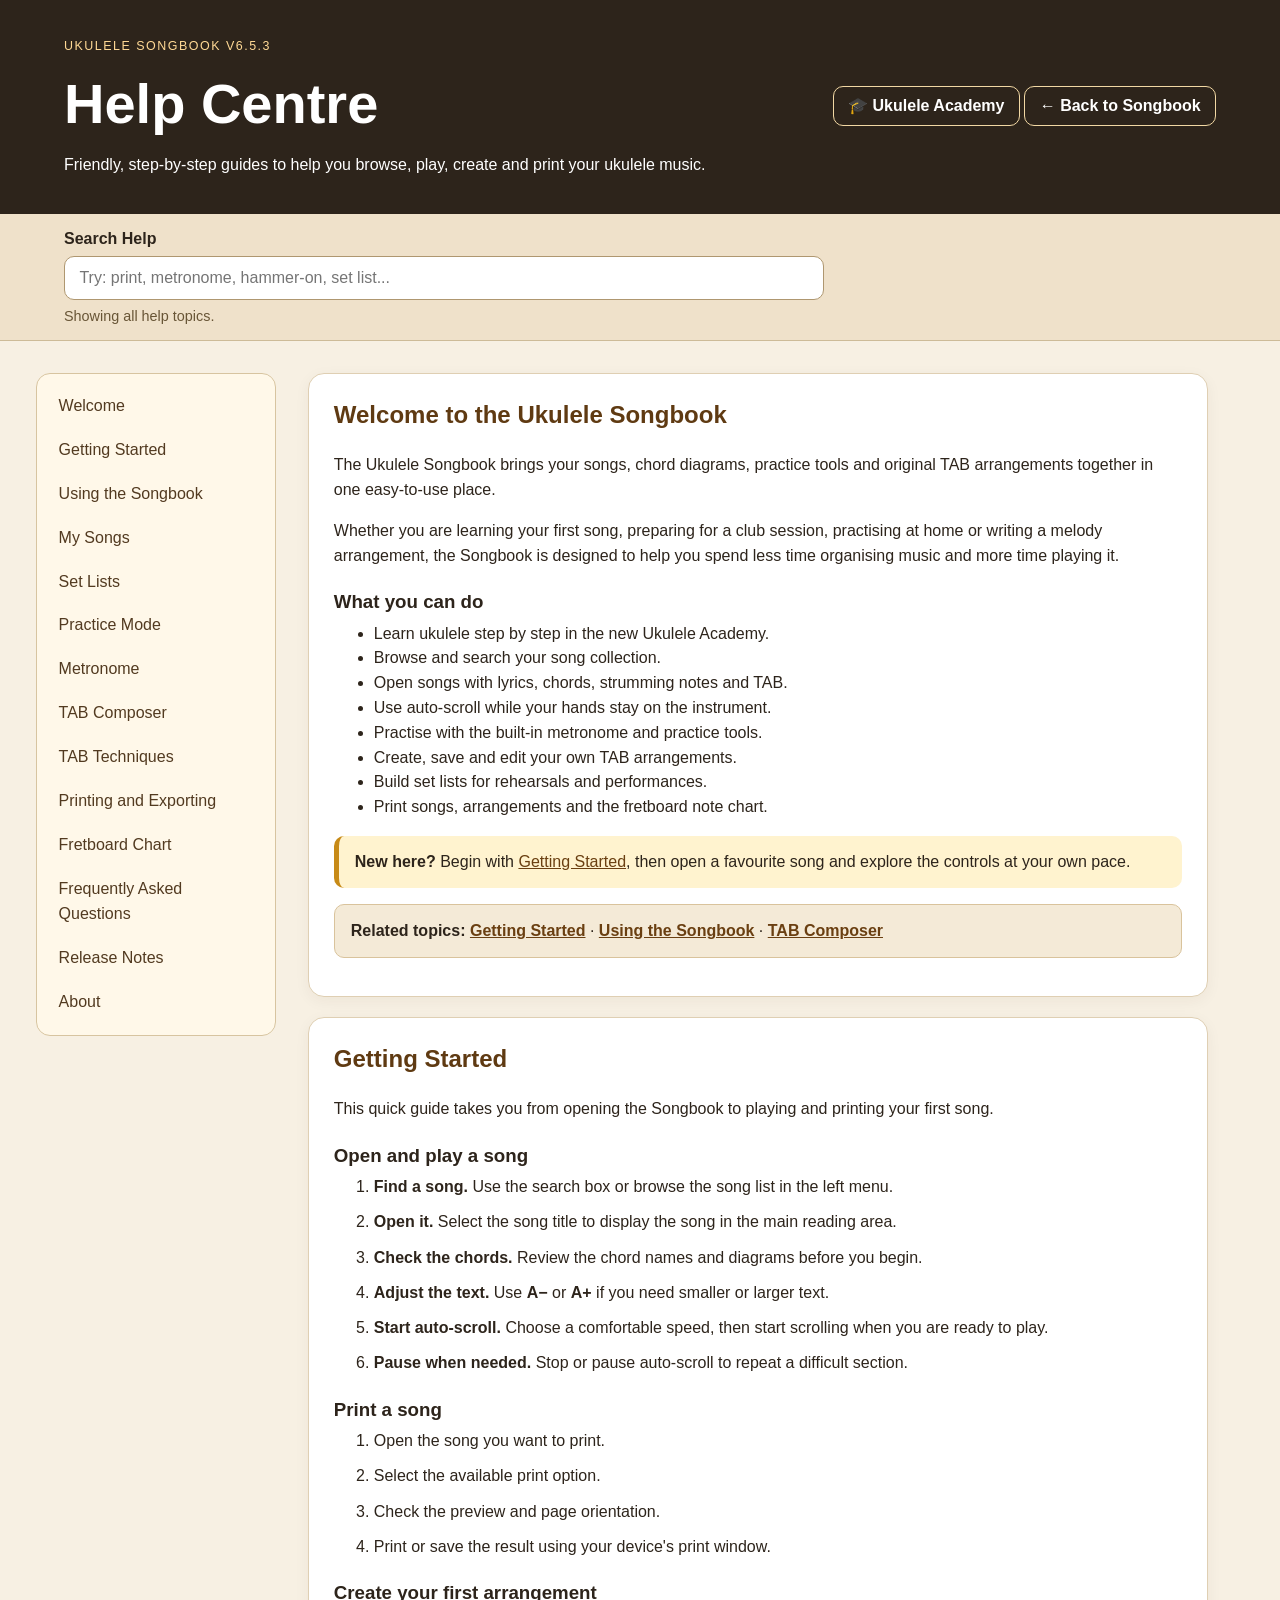
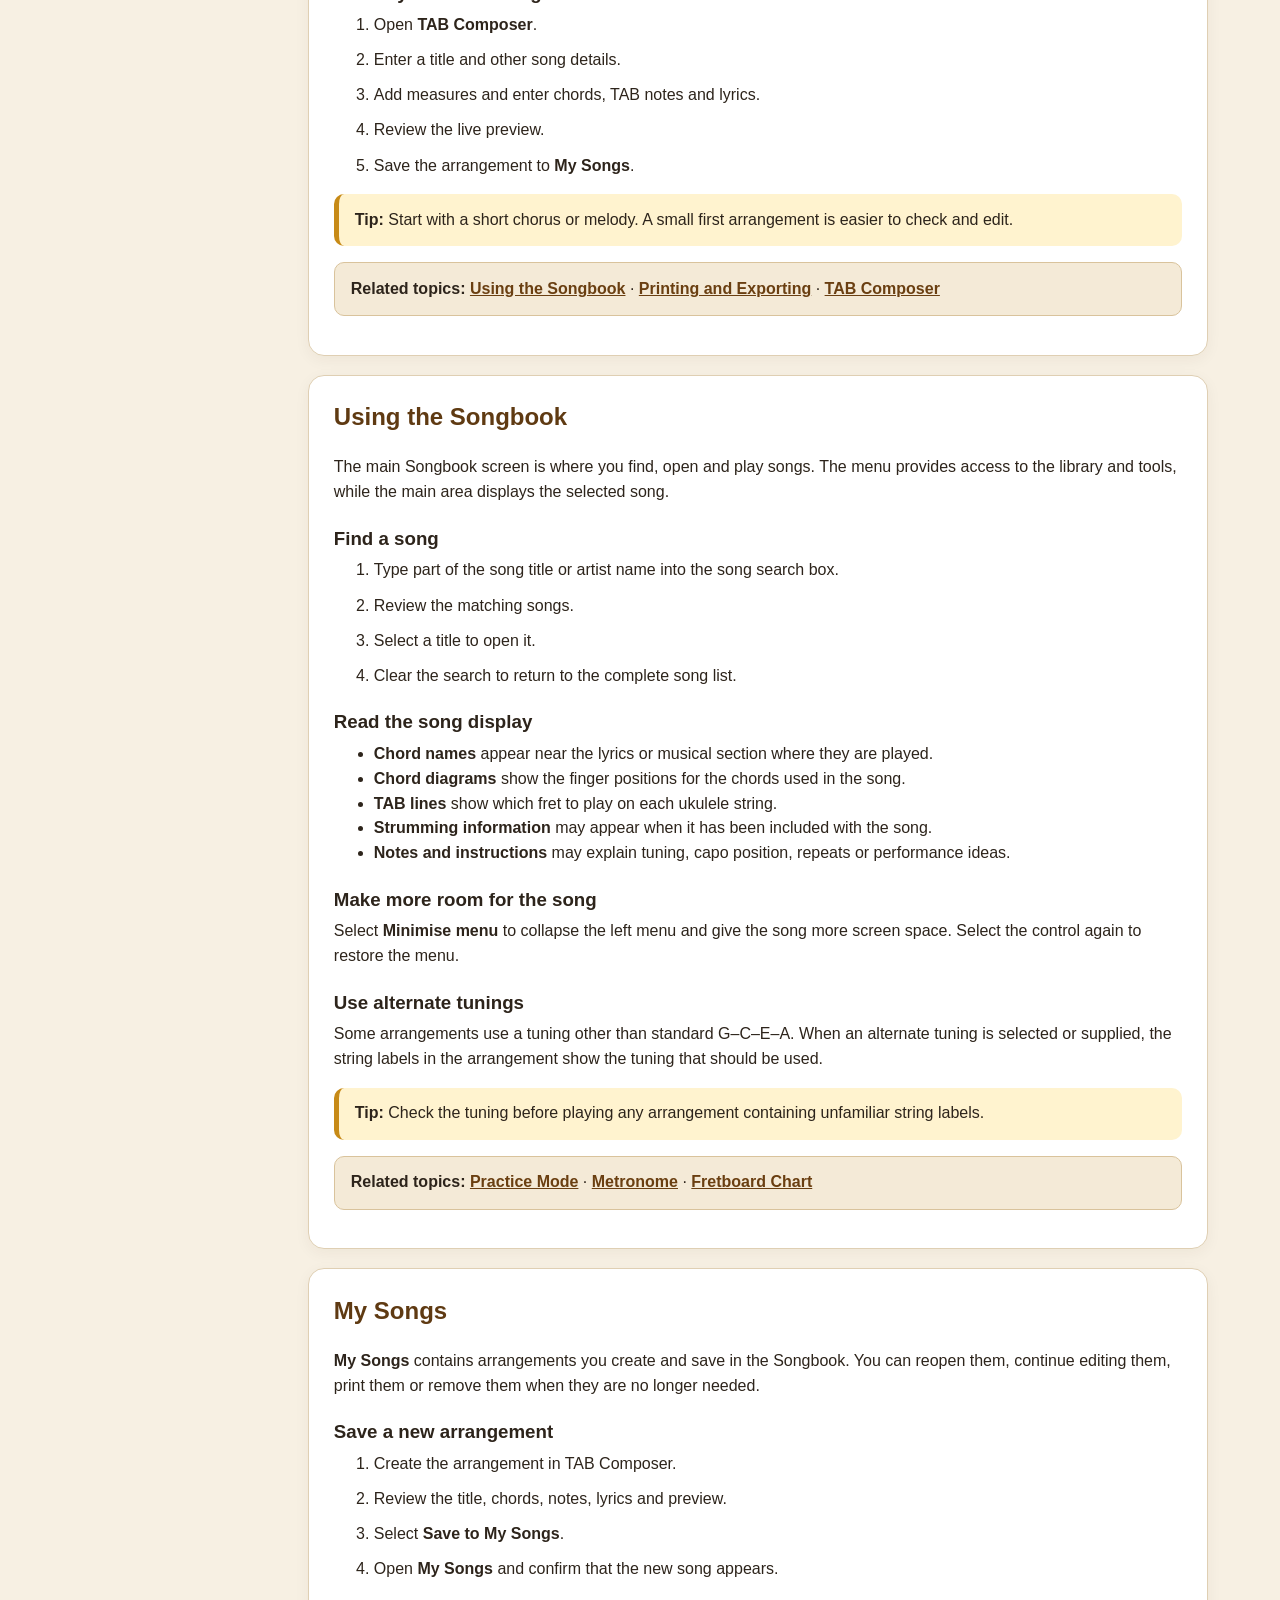
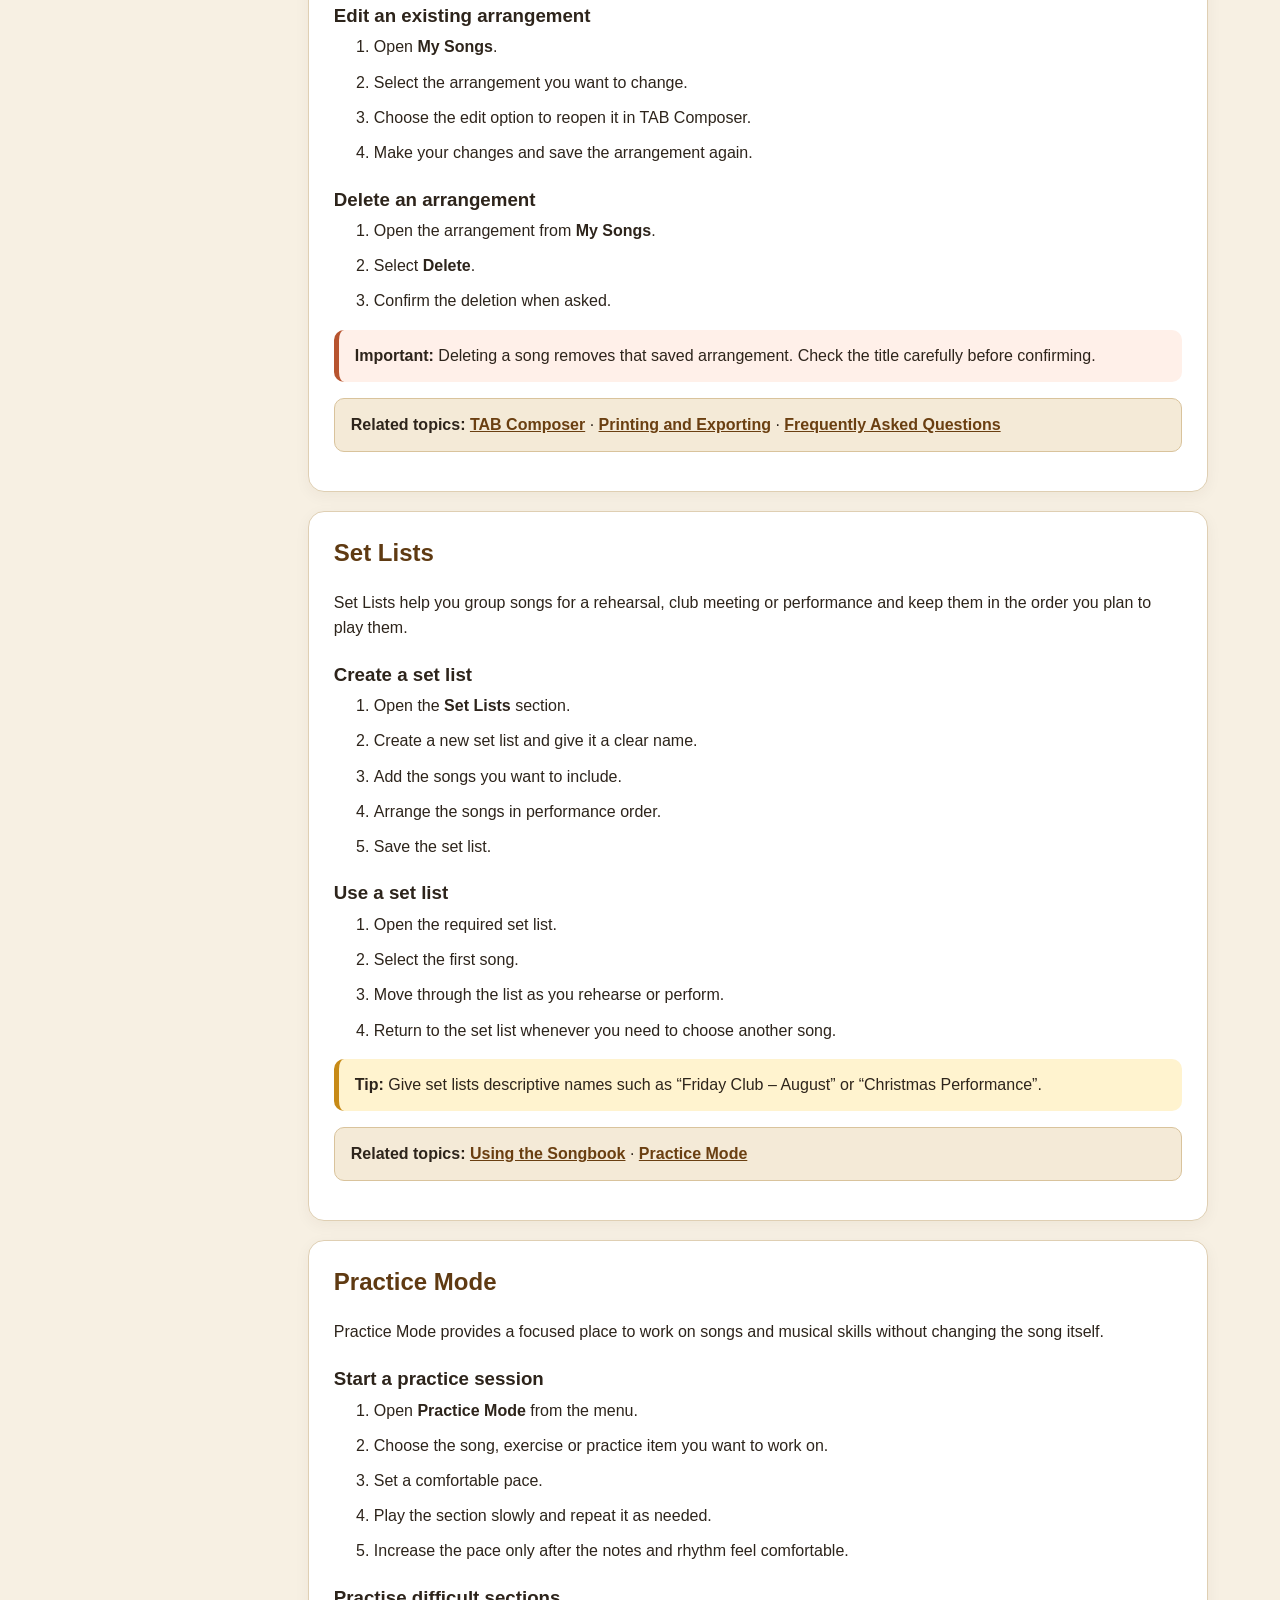
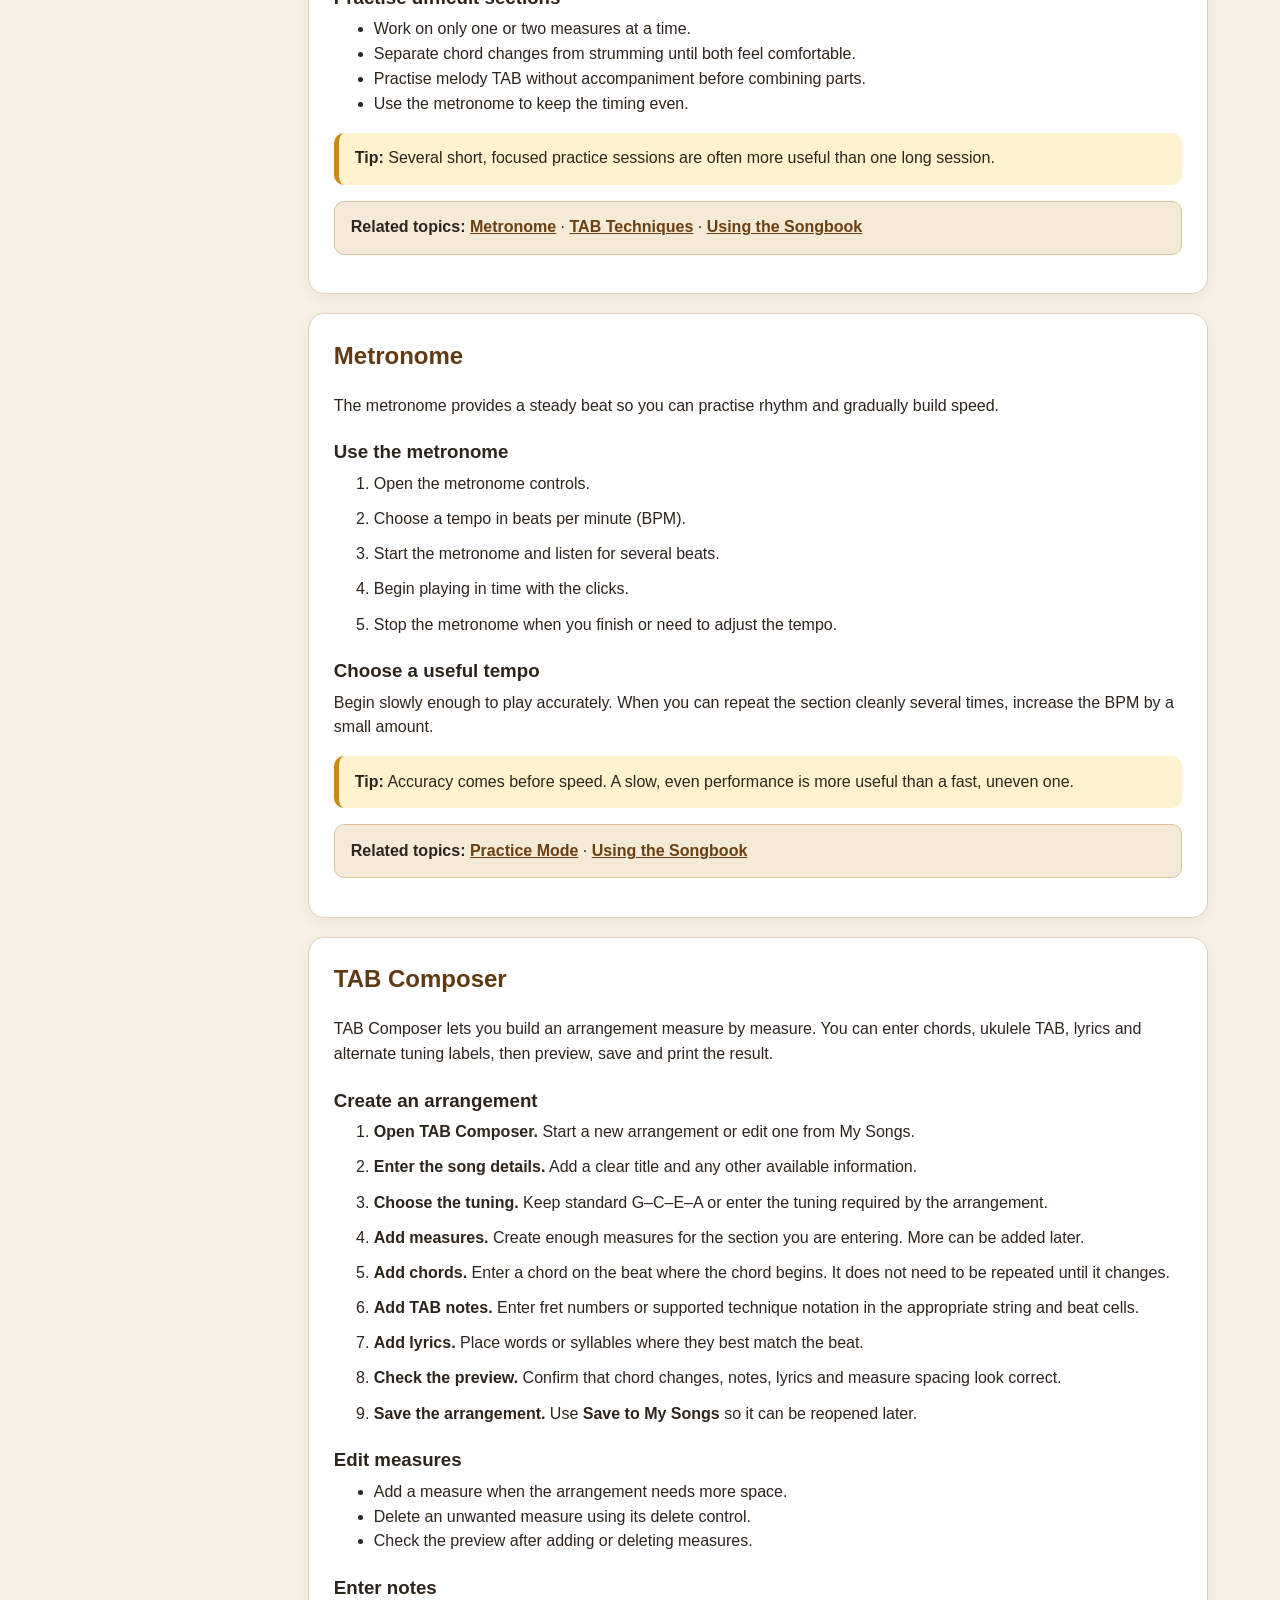
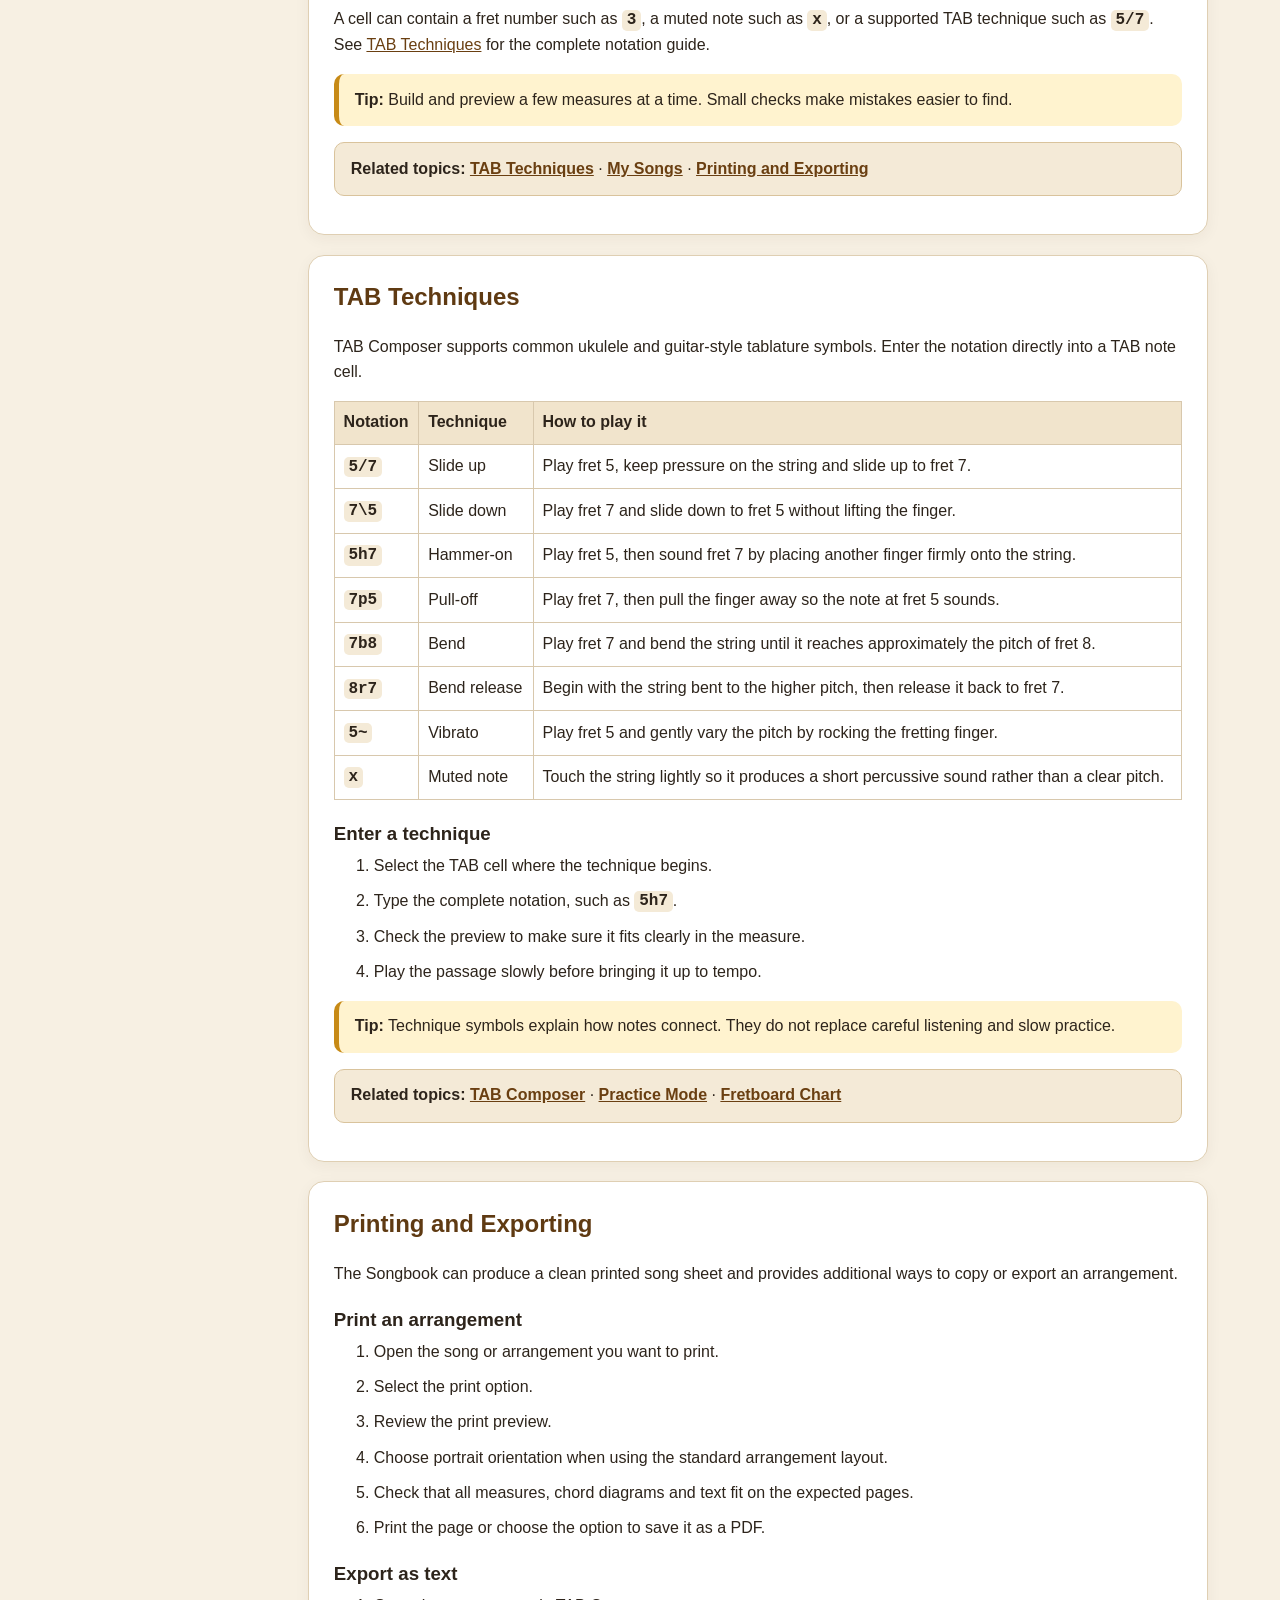
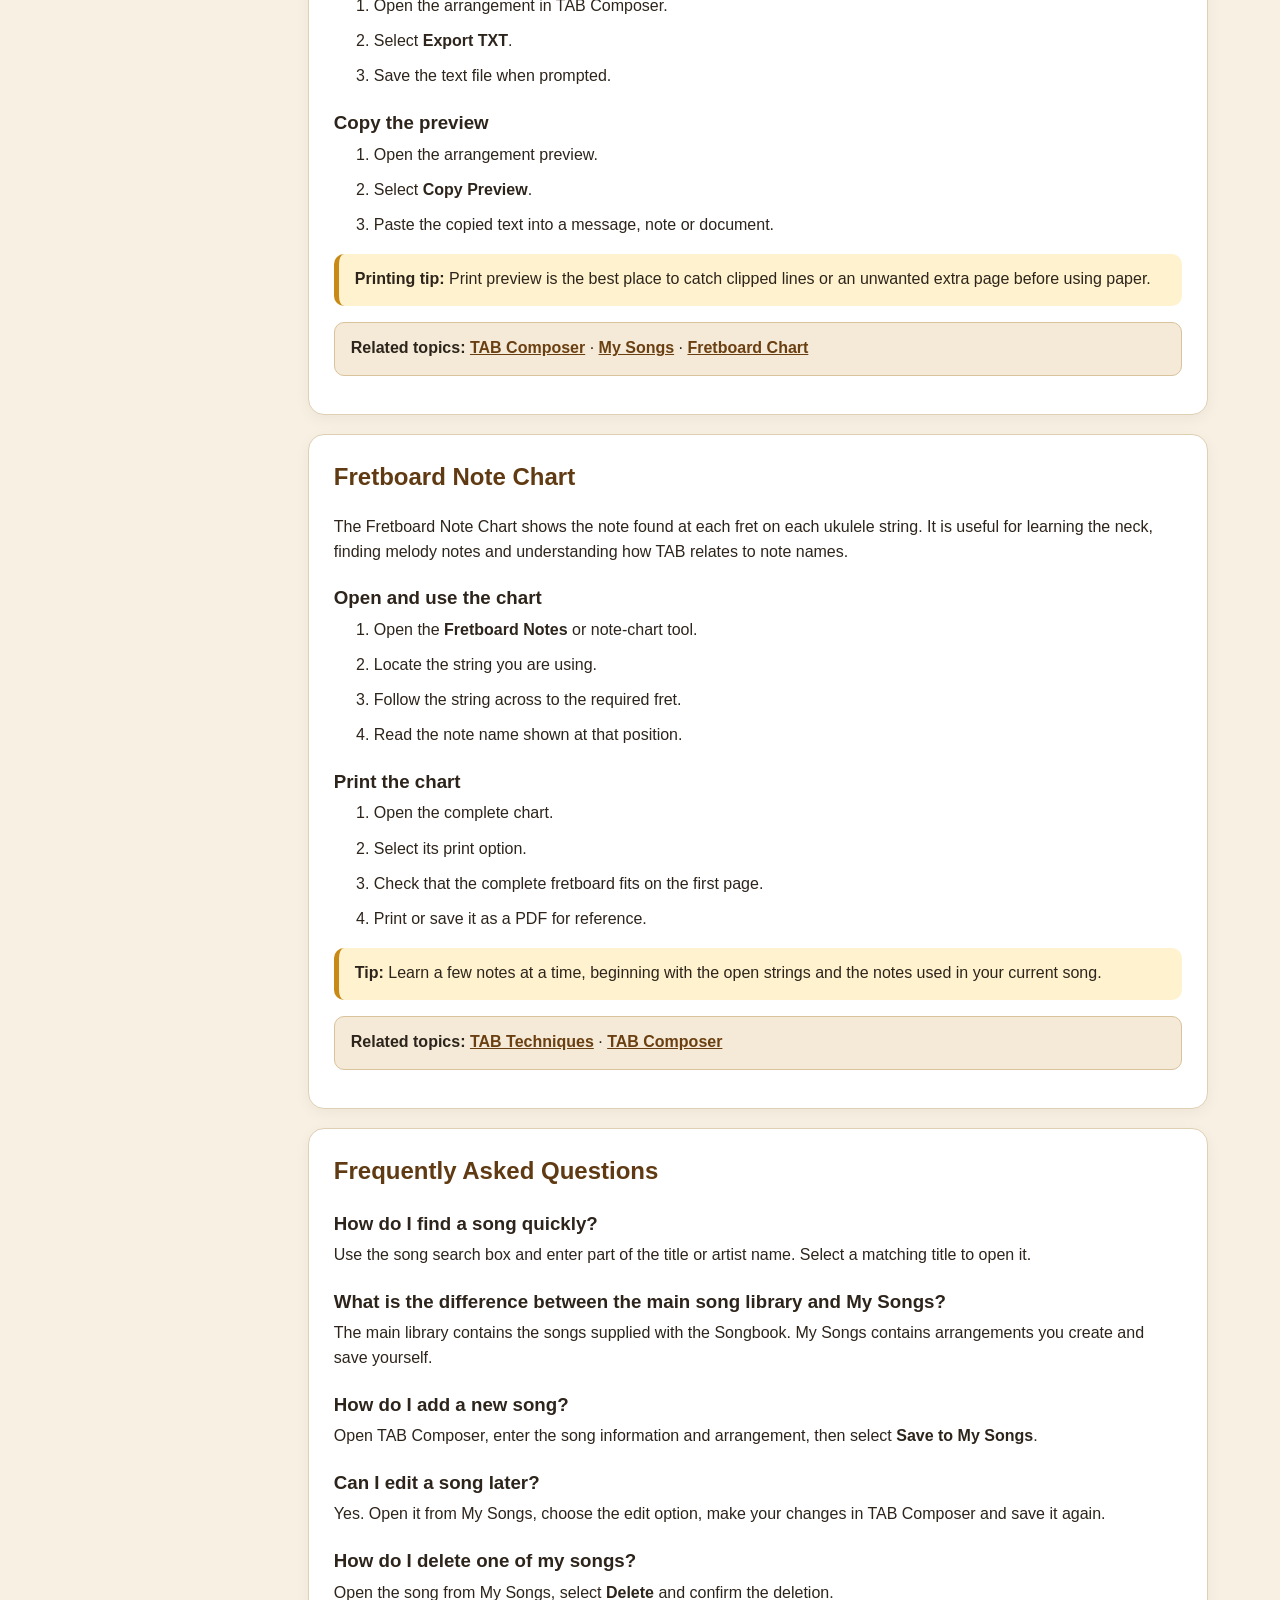
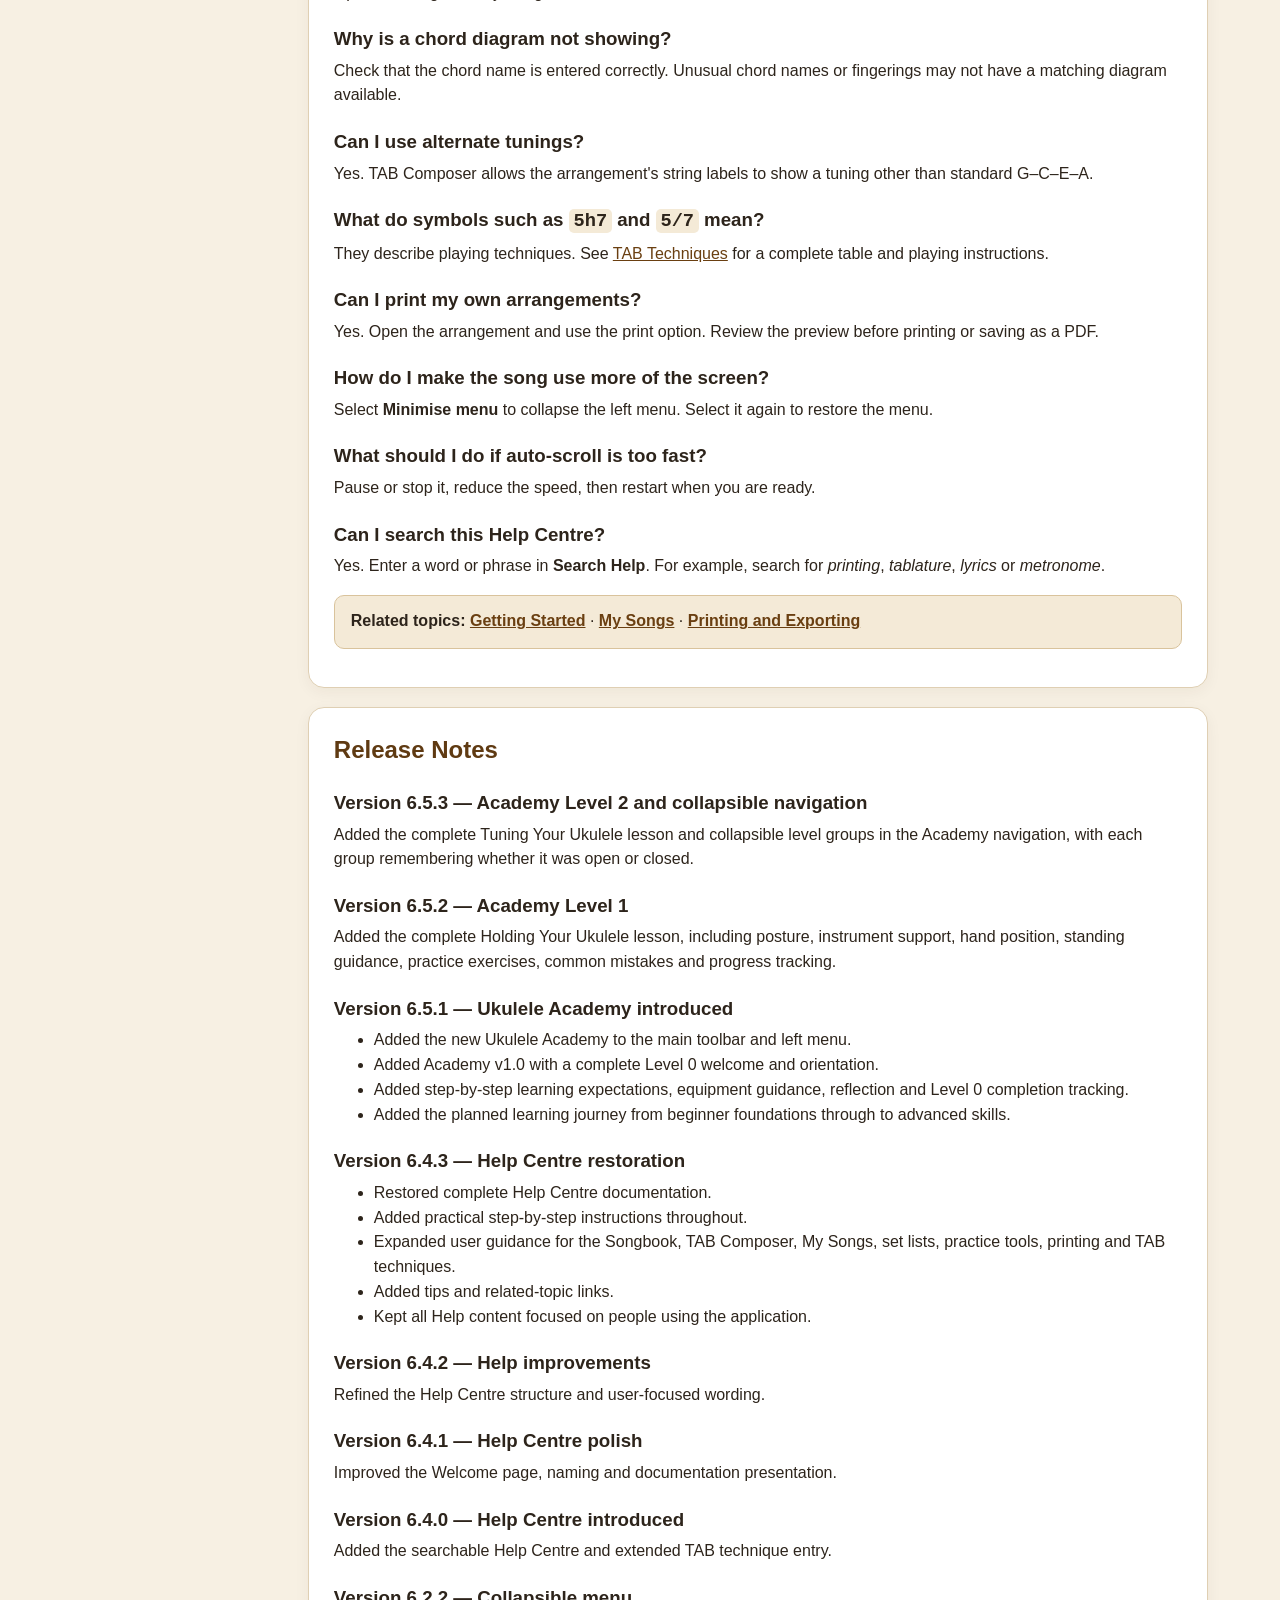
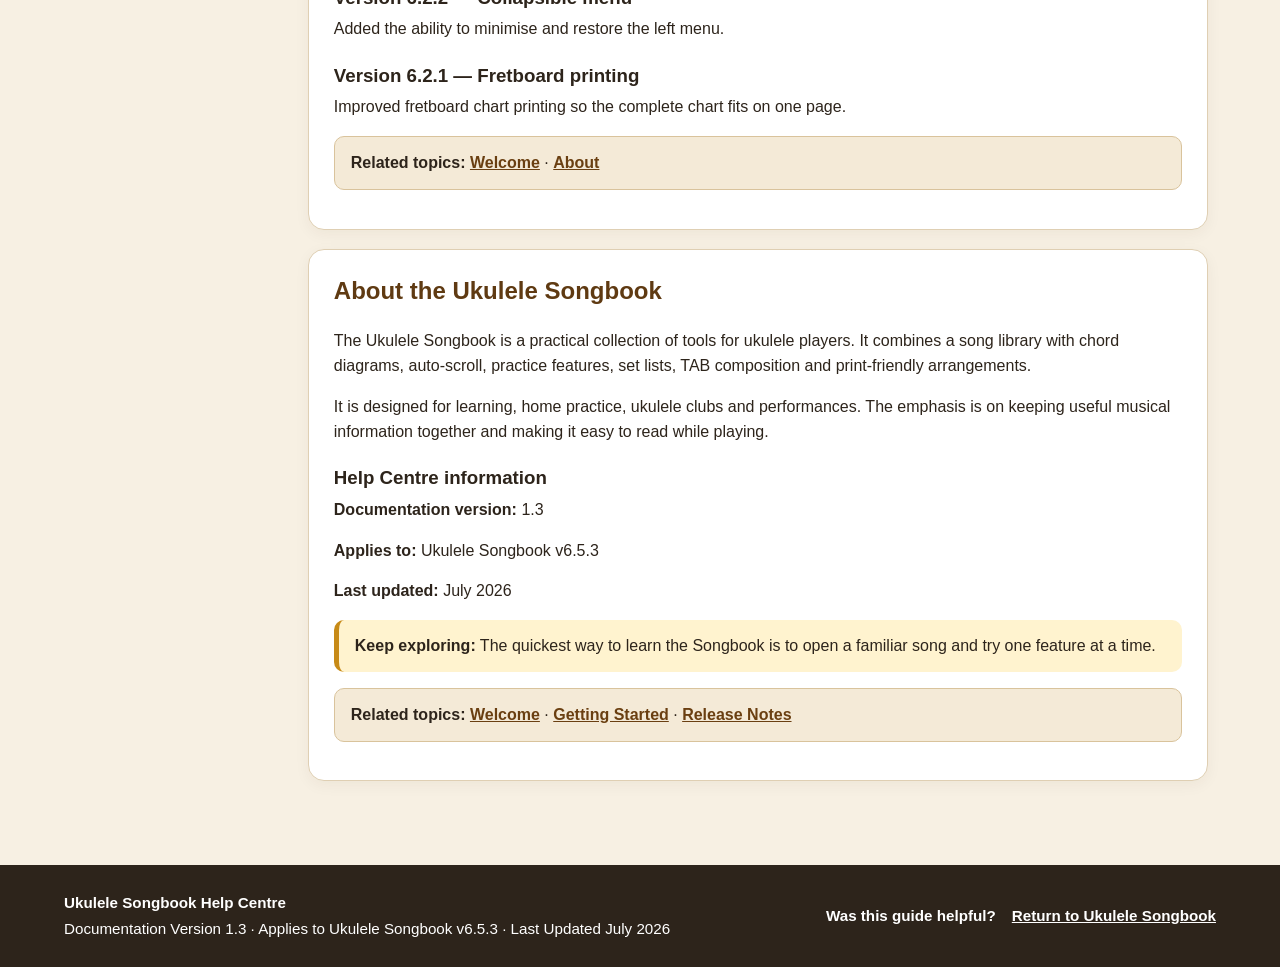
<file: help.html>
<!DOCTYPE html>
<html lang="en">
<head>
<meta charset="utf-8"/>
<meta content="width=device-width, initial-scale=1" name="viewport"/>
<title>Ukulele Songbook Help Centre v6.5.3</title>
<link href="css/help.css" rel="stylesheet"/>
</head>
<body>
<header class="help-header">
  <div>
    <p class="eyebrow">Ukulele Songbook v6.5.3</p>
    <h1>Help Centre</h1>
    <p>Friendly, step-by-step guides to help you browse, play, create and print your ukulele music.</p>
  </div>
  <div><a class="back-link" href="academy.html">🎓 Ukulele Academy</a> <a class="back-link" href="index.html">← Back to Songbook</a></div>
</header>

<div class="help-search-wrap">
  <label for="helpSearch">Search Help</label>
  <input autocomplete="off" id="helpSearch" placeholder="Try: print, metronome, hammer-on, set list..." type="search"/>
  <p aria-live="polite" class="search-status" id="helpSearchStatus">Showing all help topics.</p>
</div>

<main class="help-layout">
  <nav aria-label="Help topics" class="help-nav">
    <a href="#welcome">Welcome</a>
    <a href="#getting-started">Getting Started</a>
    <a href="#songbook">Using the Songbook</a>
    <a href="#my-songs">My Songs</a>
    <a href="#set-lists">Set Lists</a>
    <a href="#practice">Practice Mode</a>
    <a href="#metronome">Metronome</a>
    <a href="#tab-composer">TAB Composer</a>
    <a href="#tab-techniques">TAB Techniques</a>
    <a href="#printing">Printing and Exporting</a>
    <a href="#fretboard">Fretboard Chart</a>
    <a href="#faq">Frequently Asked Questions</a>
    <a href="#release-notes">Release Notes</a>
    <a href="#about">About</a>
  </nav>

  <div class="help-content">
    <section class="help-topic" id="welcome" data-keywords="home introduction overview beginner first time start features learn practise perform">
      <h2>Welcome to the Ukulele Songbook</h2>
      <p>The Ukulele Songbook brings your songs, chord diagrams, practice tools and original TAB arrangements together in one easy-to-use place.</p>
      <p>Whether you are learning your first song, preparing for a club session, practising at home or writing a melody arrangement, the Songbook is designed to help you spend less time organising music and more time playing it.</p>
      <h3>What you can do</h3>
      <ul>
        <li>Learn ukulele step by step in the new Ukulele Academy.</li>
        <li>Browse and search your song collection.</li>
        <li>Open songs with lyrics, chords, strumming notes and TAB.</li>
        <li>Use auto-scroll while your hands stay on the instrument.</li>
        <li>Practise with the built-in metronome and practice tools.</li>
        <li>Create, save and edit your own TAB arrangements.</li>
        <li>Build set lists for rehearsals and performances.</li>
        <li>Print songs, arrangements and the fretboard note chart.</li>
      </ul>
      <div class="tip"><strong>New here?</strong> Begin with <a href="#getting-started">Getting Started</a>, then open a favourite song and explore the controls at your own pace.</div>
      <div class="related"><strong>Related topics:</strong> <a href="#getting-started">Getting Started</a> · <a href="#songbook">Using the Songbook</a> · <a href="#tab-composer">TAB Composer</a></div>
    </section>

    <section class="help-topic" id="getting-started" data-keywords="quick start beginner first song open search play auto scroll print create instructions steps">
      <h2>Getting Started</h2>
      <p>This quick guide takes you from opening the Songbook to playing and printing your first song.</p>
      <h3>Open and play a song</h3>
      <ol class="steps">
        <li><strong>Find a song.</strong> Use the search box or browse the song list in the left menu.</li>
        <li><strong>Open it.</strong> Select the song title to display the song in the main reading area.</li>
        <li><strong>Check the chords.</strong> Review the chord names and diagrams before you begin.</li>
        <li><strong>Adjust the text.</strong> Use <strong>A−</strong> or <strong>A+</strong> if you need smaller or larger text.</li>
        <li><strong>Start auto-scroll.</strong> Choose a comfortable speed, then start scrolling when you are ready to play.</li>
        <li><strong>Pause when needed.</strong> Stop or pause auto-scroll to repeat a difficult section.</li>
      </ol>
      <h3>Print a song</h3>
      <ol class="steps">
        <li>Open the song you want to print.</li>
        <li>Select the available print option.</li>
        <li>Check the preview and page orientation.</li>
        <li>Print or save the result using your device's print window.</li>
      </ol>
      <h3>Create your first arrangement</h3>
      <ol class="steps">
        <li>Open <strong>TAB Composer</strong>.</li>
        <li>Enter a title and other song details.</li>
        <li>Add measures and enter chords, TAB notes and lyrics.</li>
        <li>Review the live preview.</li>
        <li>Save the arrangement to <strong>My Songs</strong>.</li>
      </ol>
      <div class="tip"><strong>Tip:</strong> Start with a short chorus or melody. A small first arrangement is easier to check and edit.</div>
      <div class="related"><strong>Related topics:</strong> <a href="#songbook">Using the Songbook</a> · <a href="#printing">Printing and Exporting</a> · <a href="#tab-composer">TAB Composer</a></div>
    </section>

    <section class="help-topic" id="songbook" data-keywords="song library browse search filter category tag artist title chord diagram tuning melody lyrics navigation sidebar menu collapse favourite">
      <h2>Using the Songbook</h2>
      <p>The main Songbook screen is where you find, open and play songs. The menu provides access to the library and tools, while the main area displays the selected song.</p>
      <h3>Find a song</h3>
      <ol class="steps">
        <li>Type part of the song title or artist name into the song search box.</li>
        <li>Review the matching songs.</li>
        <li>Select a title to open it.</li>
        <li>Clear the search to return to the complete song list.</li>
      </ol>
      <h3>Read the song display</h3>
      <ul>
        <li><strong>Chord names</strong> appear near the lyrics or musical section where they are played.</li>
        <li><strong>Chord diagrams</strong> show the finger positions for the chords used in the song.</li>
        <li><strong>TAB lines</strong> show which fret to play on each ukulele string.</li>
        <li><strong>Strumming information</strong> may appear when it has been included with the song.</li>
        <li><strong>Notes and instructions</strong> may explain tuning, capo position, repeats or performance ideas.</li>
      </ul>
      <h3>Make more room for the song</h3>
      <p>Select <strong>Minimise menu</strong> to collapse the left menu and give the song more screen space. Select the control again to restore the menu.</p>
      <h3>Use alternate tunings</h3>
      <p>Some arrangements use a tuning other than standard G–C–E–A. When an alternate tuning is selected or supplied, the string labels in the arrangement show the tuning that should be used.</p>
      <div class="tip"><strong>Tip:</strong> Check the tuning before playing any arrangement containing unfamiliar string labels.</div>
      <div class="related"><strong>Related topics:</strong> <a href="#practice">Practice Mode</a> · <a href="#metronome">Metronome</a> · <a href="#fretboard">Fretboard Chart</a></div>
    </section>

    <section class="help-topic" id="my-songs" data-keywords="personal songs own songs save edit update delete remove arrangement composer manage">
      <h2>My Songs</h2>
      <p><strong>My Songs</strong> contains arrangements you create and save in the Songbook. You can reopen them, continue editing them, print them or remove them when they are no longer needed.</p>
      <h3>Save a new arrangement</h3>
      <ol class="steps">
        <li>Create the arrangement in TAB Composer.</li>
        <li>Review the title, chords, notes, lyrics and preview.</li>
        <li>Select <strong>Save to My Songs</strong>.</li>
        <li>Open <strong>My Songs</strong> and confirm that the new song appears.</li>
      </ol>
      <h3>Edit an existing arrangement</h3>
      <ol class="steps">
        <li>Open <strong>My Songs</strong>.</li>
        <li>Select the arrangement you want to change.</li>
        <li>Choose the edit option to reopen it in TAB Composer.</li>
        <li>Make your changes and save the arrangement again.</li>
      </ol>
      <h3>Delete an arrangement</h3>
      <ol class="steps">
        <li>Open the arrangement from <strong>My Songs</strong>.</li>
        <li>Select <strong>Delete</strong>.</li>
        <li>Confirm the deletion when asked.</li>
      </ol>
      <div class="warning"><strong>Important:</strong> Deleting a song removes that saved arrangement. Check the title carefully before confirming.</div>
      <div class="related"><strong>Related topics:</strong> <a href="#tab-composer">TAB Composer</a> · <a href="#printing">Printing and Exporting</a> · <a href="#faq">Frequently Asked Questions</a></div>
    </section>

    <section class="help-topic" id="set-lists" data-keywords="setlist set list performance gig club rehearsal order playlist songs organise">
      <h2>Set Lists</h2>
      <p>Set Lists help you group songs for a rehearsal, club meeting or performance and keep them in the order you plan to play them.</p>
      <h3>Create a set list</h3>
      <ol class="steps">
        <li>Open the <strong>Set Lists</strong> section.</li>
        <li>Create a new set list and give it a clear name.</li>
        <li>Add the songs you want to include.</li>
        <li>Arrange the songs in performance order.</li>
        <li>Save the set list.</li>
      </ol>
      <h3>Use a set list</h3>
      <ol class="steps">
        <li>Open the required set list.</li>
        <li>Select the first song.</li>
        <li>Move through the list as you rehearse or perform.</li>
        <li>Return to the set list whenever you need to choose another song.</li>
      </ol>
      <div class="tip"><strong>Tip:</strong> Give set lists descriptive names such as “Friday Club – August” or “Christmas Performance”.</div>
      <div class="related"><strong>Related topics:</strong> <a href="#songbook">Using the Songbook</a> · <a href="#practice">Practice Mode</a></div>
    </section>

    <section class="help-topic" id="practice" data-keywords="practice mode learn rehearse repeat speed difficult section progress pack session training">
      <h2>Practice Mode</h2>
      <p>Practice Mode provides a focused place to work on songs and musical skills without changing the song itself.</p>
      <h3>Start a practice session</h3>
      <ol class="steps">
        <li>Open <strong>Practice Mode</strong> from the menu.</li>
        <li>Choose the song, exercise or practice item you want to work on.</li>
        <li>Set a comfortable pace.</li>
        <li>Play the section slowly and repeat it as needed.</li>
        <li>Increase the pace only after the notes and rhythm feel comfortable.</li>
      </ol>
      <h3>Practise difficult sections</h3>
      <ul>
        <li>Work on only one or two measures at a time.</li>
        <li>Separate chord changes from strumming until both feel comfortable.</li>
        <li>Practise melody TAB without accompaniment before combining parts.</li>
        <li>Use the metronome to keep the timing even.</li>
      </ul>
      <div class="tip"><strong>Tip:</strong> Several short, focused practice sessions are often more useful than one long session.</div>
      <div class="related"><strong>Related topics:</strong> <a href="#metronome">Metronome</a> · <a href="#tab-techniques">TAB Techniques</a> · <a href="#songbook">Using the Songbook</a></div>
    </section>

    <section class="help-topic" id="metronome" data-keywords="metronome tempo bpm beat rhythm click speed timing count">
      <h2>Metronome</h2>
      <p>The metronome provides a steady beat so you can practise rhythm and gradually build speed.</p>
      <h3>Use the metronome</h3>
      <ol class="steps">
        <li>Open the metronome controls.</li>
        <li>Choose a tempo in beats per minute (BPM).</li>
        <li>Start the metronome and listen for several beats.</li>
        <li>Begin playing in time with the clicks.</li>
        <li>Stop the metronome when you finish or need to adjust the tempo.</li>
      </ol>
      <h3>Choose a useful tempo</h3>
      <p>Begin slowly enough to play accurately. When you can repeat the section cleanly several times, increase the BPM by a small amount.</p>
      <div class="tip"><strong>Tip:</strong> Accuracy comes before speed. A slow, even performance is more useful than a fast, uneven one.</div>
      <div class="related"><strong>Related topics:</strong> <a href="#practice">Practice Mode</a> · <a href="#songbook">Using the Songbook</a></div>
    </section>

    <section class="help-topic" id="tab-composer" data-keywords="tab composer tablature create arrangement measures beats chords lyrics melody notes save preview tuning compose editor">
      <h2>TAB Composer</h2>
      <p>TAB Composer lets you build an arrangement measure by measure. You can enter chords, ukulele TAB, lyrics and alternate tuning labels, then preview, save and print the result.</p>
      <h3>Create an arrangement</h3>
      <ol class="steps">
        <li><strong>Open TAB Composer.</strong> Start a new arrangement or edit one from My Songs.</li>
        <li><strong>Enter the song details.</strong> Add a clear title and any other available information.</li>
        <li><strong>Choose the tuning.</strong> Keep standard G–C–E–A or enter the tuning required by the arrangement.</li>
        <li><strong>Add measures.</strong> Create enough measures for the section you are entering. More can be added later.</li>
        <li><strong>Add chords.</strong> Enter a chord on the beat where the chord begins. It does not need to be repeated until it changes.</li>
        <li><strong>Add TAB notes.</strong> Enter fret numbers or supported technique notation in the appropriate string and beat cells.</li>
        <li><strong>Add lyrics.</strong> Place words or syllables where they best match the beat.</li>
        <li><strong>Check the preview.</strong> Confirm that chord changes, notes, lyrics and measure spacing look correct.</li>
        <li><strong>Save the arrangement.</strong> Use <strong>Save to My Songs</strong> so it can be reopened later.</li>
      </ol>
      <h3>Edit measures</h3>
      <ul>
        <li>Add a measure when the arrangement needs more space.</li>
        <li>Delete an unwanted measure using its delete control.</li>
        <li>Check the preview after adding or deleting measures.</li>
      </ul>
      <h3>Enter notes</h3>
      <p>A cell can contain a fret number such as <code>3</code>, a muted note such as <code>x</code>, or a supported TAB technique such as <code>5/7</code>. See <a href="#tab-techniques">TAB Techniques</a> for the complete notation guide.</p>
      <div class="tip"><strong>Tip:</strong> Build and preview a few measures at a time. Small checks make mistakes easier to find.</div>
      <div class="related"><strong>Related topics:</strong> <a href="#tab-techniques">TAB Techniques</a> · <a href="#my-songs">My Songs</a> · <a href="#printing">Printing and Exporting</a></div>
    </section>

    <section class="help-topic" id="tab-techniques" data-keywords="tab tablature slide hammer on pull off bend release vibrato mute x notation symbols melody fingerpicking">
      <h2>TAB Techniques</h2>
      <p>TAB Composer supports common ukulele and guitar-style tablature symbols. Enter the notation directly into a TAB note cell.</p>
      <table>
        <thead><tr><th>Notation</th><th>Technique</th><th>How to play it</th></tr></thead>
        <tbody>
          <tr><td><code>5/7</code></td><td>Slide up</td><td>Play fret 5, keep pressure on the string and slide up to fret 7.</td></tr>
          <tr><td><code>7\5</code></td><td>Slide down</td><td>Play fret 7 and slide down to fret 5 without lifting the finger.</td></tr>
          <tr><td><code>5h7</code></td><td>Hammer-on</td><td>Play fret 5, then sound fret 7 by placing another finger firmly onto the string.</td></tr>
          <tr><td><code>7p5</code></td><td>Pull-off</td><td>Play fret 7, then pull the finger away so the note at fret 5 sounds.</td></tr>
          <tr><td><code>7b8</code></td><td>Bend</td><td>Play fret 7 and bend the string until it reaches approximately the pitch of fret 8.</td></tr>
          <tr><td><code>8r7</code></td><td>Bend release</td><td>Begin with the string bent to the higher pitch, then release it back to fret 7.</td></tr>
          <tr><td><code>5~</code></td><td>Vibrato</td><td>Play fret 5 and gently vary the pitch by rocking the fretting finger.</td></tr>
          <tr><td><code>x</code></td><td>Muted note</td><td>Touch the string lightly so it produces a short percussive sound rather than a clear pitch.</td></tr>
        </tbody>
      </table>
      <h3>Enter a technique</h3>
      <ol class="steps">
        <li>Select the TAB cell where the technique begins.</li>
        <li>Type the complete notation, such as <code>5h7</code>.</li>
        <li>Check the preview to make sure it fits clearly in the measure.</li>
        <li>Play the passage slowly before bringing it up to tempo.</li>
      </ol>
      <div class="tip"><strong>Tip:</strong> Technique symbols explain how notes connect. They do not replace careful listening and slow practice.</div>
      <div class="related"><strong>Related topics:</strong> <a href="#tab-composer">TAB Composer</a> · <a href="#practice">Practice Mode</a> · <a href="#fretboard">Fretboard Chart</a></div>
    </section>

    <section class="help-topic" id="printing" data-keywords="print printing printer export txt text copy preview portrait page paper pdf song sheet">
      <h2>Printing and Exporting</h2>
      <p>The Songbook can produce a clean printed song sheet and provides additional ways to copy or export an arrangement.</p>
      <h3>Print an arrangement</h3>
      <ol class="steps">
        <li>Open the song or arrangement you want to print.</li>
        <li>Select the print option.</li>
        <li>Review the print preview.</li>
        <li>Choose portrait orientation when using the standard arrangement layout.</li>
        <li>Check that all measures, chord diagrams and text fit on the expected pages.</li>
        <li>Print the page or choose the option to save it as a PDF.</li>
      </ol>
      <h3>Export as text</h3>
      <ol class="steps">
        <li>Open the arrangement in TAB Composer.</li>
        <li>Select <strong>Export TXT</strong>.</li>
        <li>Save the text file when prompted.</li>
      </ol>
      <h3>Copy the preview</h3>
      <ol class="steps">
        <li>Open the arrangement preview.</li>
        <li>Select <strong>Copy Preview</strong>.</li>
        <li>Paste the copied text into a message, note or document.</li>
      </ol>
      <div class="tip"><strong>Printing tip:</strong> Print preview is the best place to catch clipped lines or an unwanted extra page before using paper.</div>
      <div class="related"><strong>Related topics:</strong> <a href="#tab-composer">TAB Composer</a> · <a href="#my-songs">My Songs</a> · <a href="#fretboard">Fretboard Chart</a></div>
    </section>

    <section class="help-topic" id="fretboard" data-keywords="fretboard note chart notes neck frets print learning diagram fingerboard">
      <h2>Fretboard Note Chart</h2>
      <p>The Fretboard Note Chart shows the note found at each fret on each ukulele string. It is useful for learning the neck, finding melody notes and understanding how TAB relates to note names.</p>
      <h3>Open and use the chart</h3>
      <ol class="steps">
        <li>Open the <strong>Fretboard Notes</strong> or note-chart tool.</li>
        <li>Locate the string you are using.</li>
        <li>Follow the string across to the required fret.</li>
        <li>Read the note name shown at that position.</li>
      </ol>
      <h3>Print the chart</h3>
      <ol class="steps">
        <li>Open the complete chart.</li>
        <li>Select its print option.</li>
        <li>Check that the complete fretboard fits on the first page.</li>
        <li>Print or save it as a PDF for reference.</li>
      </ol>
      <div class="tip"><strong>Tip:</strong> Learn a few notes at a time, beginning with the open strings and the notes used in your current song.</div>
      <div class="related"><strong>Related topics:</strong> <a href="#tab-techniques">TAB Techniques</a> · <a href="#tab-composer">TAB Composer</a></div>
    </section>

    <section class="help-topic" id="faq" data-keywords="faq questions problems help how do i chord diagram missing delete edit print alternate tuning search artist symbols difference songs my songs">
      <h2>Frequently Asked Questions</h2>
      <h3>How do I find a song quickly?</h3>
      <p>Use the song search box and enter part of the title or artist name. Select a matching title to open it.</p>

      <h3>What is the difference between the main song library and My Songs?</h3>
      <p>The main library contains the songs supplied with the Songbook. My Songs contains arrangements you create and save yourself.</p>

      <h3>How do I add a new song?</h3>
      <p>Open TAB Composer, enter the song information and arrangement, then select <strong>Save to My Songs</strong>.</p>

      <h3>Can I edit a song later?</h3>
      <p>Yes. Open it from My Songs, choose the edit option, make your changes in TAB Composer and save it again.</p>

      <h3>How do I delete one of my songs?</h3>
      <p>Open the song from My Songs, select <strong>Delete</strong> and confirm the deletion.</p>

      <h3>Why is a chord diagram not showing?</h3>
      <p>Check that the chord name is entered correctly. Unusual chord names or fingerings may not have a matching diagram available.</p>

      <h3>Can I use alternate tunings?</h3>
      <p>Yes. TAB Composer allows the arrangement's string labels to show a tuning other than standard G–C–E–A.</p>

      <h3>What do symbols such as <code>5h7</code> and <code>5/7</code> mean?</h3>
      <p>They describe playing techniques. See <a href="#tab-techniques">TAB Techniques</a> for a complete table and playing instructions.</p>

      <h3>Can I print my own arrangements?</h3>
      <p>Yes. Open the arrangement and use the print option. Review the preview before printing or saving as a PDF.</p>

      <h3>How do I make the song use more of the screen?</h3>
      <p>Select <strong>Minimise menu</strong> to collapse the left menu. Select it again to restore the menu.</p>

      <h3>What should I do if auto-scroll is too fast?</h3>
      <p>Pause or stop it, reduce the speed, then restart when you are ready.</p>

      <h3>Can I search this Help Centre?</h3>
      <p>Yes. Enter a word or phrase in <strong>Search Help</strong>. For example, search for <em>printing</em>, <em>tablature</em>, <em>lyrics</em> or <em>metronome</em>.</p>
      <div class="related"><strong>Related topics:</strong> <a href="#getting-started">Getting Started</a> · <a href="#my-songs">My Songs</a> · <a href="#printing">Printing and Exporting</a></div>
    </section>

    <section class="help-topic" id="release-notes" data-keywords="release notes versions changes updates new features history 6.4.3">
      <h2>Release Notes</h2>
      <h3>Version 6.5.3 — Academy Level 2 and collapsible navigation</h3><p>Added the complete Tuning Your Ukulele lesson and collapsible level groups in the Academy navigation, with each group remembering whether it was open or closed.</p>
      <h3>Version 6.5.2 — Academy Level 1</h3><p>Added the complete Holding Your Ukulele lesson, including posture, instrument support, hand position, standing guidance, practice exercises, common mistakes and progress tracking.</p>
      <h3>Version 6.5.1 — Ukulele Academy introduced</h3>
      <ul>
        <li>Added the new Ukulele Academy to the main toolbar and left menu.</li>
        <li>Added Academy v1.0 with a complete Level 0 welcome and orientation.</li>
        <li>Added step-by-step learning expectations, equipment guidance, reflection and Level 0 completion tracking.</li>
        <li>Added the planned learning journey from beginner foundations through to advanced skills.</li>
      </ul>
      <h3>Version 6.4.3 — Help Centre restoration</h3>
      <ul>
        <li>Restored complete Help Centre documentation.</li>
        <li>Added practical step-by-step instructions throughout.</li>
        <li>Expanded user guidance for the Songbook, TAB Composer, My Songs, set lists, practice tools, printing and TAB techniques.</li>
        <li>Added tips and related-topic links.</li>
        <li>Kept all Help content focused on people using the application.</li>
      </ul>
      <h3>Version 6.4.2 — Help improvements</h3>
      <p>Refined the Help Centre structure and user-focused wording.</p>
      <h3>Version 6.4.1 — Help Centre polish</h3>
      <p>Improved the Welcome page, naming and documentation presentation.</p>
      <h3>Version 6.4.0 — Help Centre introduced</h3>
      <p>Added the searchable Help Centre and extended TAB technique entry.</p>
      <h3>Version 6.2.2 — Collapsible menu</h3>
      <p>Added the ability to minimise and restore the left menu.</p>
      <h3>Version 6.2.1 — Fretboard printing</h3>
      <p>Improved fretboard chart printing so the complete chart fits on one page.</p>
      <div class="related"><strong>Related topics:</strong> <a href="#welcome">Welcome</a> · <a href="#about">About</a></div>
    </section>

    <section class="help-topic" id="about" data-keywords="about purpose ukulele songbook musicians club learn practice perform create arrangements">
      <h2>About the Ukulele Songbook</h2>
      <p>The Ukulele Songbook is a practical collection of tools for ukulele players. It combines a song library with chord diagrams, auto-scroll, practice features, set lists, TAB composition and print-friendly arrangements.</p>
      <p>It is designed for learning, home practice, ukulele clubs and performances. The emphasis is on keeping useful musical information together and making it easy to read while playing.</p>
      <h3>Help Centre information</h3>
      <p><strong>Documentation version:</strong> 1.3</p>
      <p><strong>Applies to:</strong> Ukulele Songbook v6.5.3</p>
      <p><strong>Last updated:</strong> July 2026</p>
      <div class="tip"><strong>Keep exploring:</strong> The quickest way to learn the Songbook is to open a familiar song and try one feature at a time.</div>
      <div class="related"><strong>Related topics:</strong> <a href="#welcome">Welcome</a> · <a href="#getting-started">Getting Started</a> · <a href="#release-notes">Release Notes</a></div>
    </section>

    <div class="no-results" id="noResults" hidden>
      <h2>No matching help topics</h2>
      <p>Try a shorter search or a related word, such as <em>print</em>, <em>song</em>, <em>TAB</em>, <em>practice</em> or <em>chord</em>.</p>
    </div>
  </div>
</main>

<footer class="help-footer">
  <div>
    <p><strong>Ukulele Songbook Help Centre</strong></p>
    <p>Documentation Version 1.3 · Applies to Ukulele Songbook v6.5.3 · Last Updated July 2026</p>
  </div>
  <div class="footer-actions">
    <span><strong>Was this guide helpful?</strong></span>
    <a href="index.html">Return to Ukulele Songbook</a>
  </div>
</footer>
<script src="js/help.js"></script>
</body>
</html>
</file>
<file: css/style.css>
*{box-sizing:border-box}:root{--song-font-size:20px}body{margin:0;background:#f6efe1;color:#211b14;font-family:Arial,Helvetica,sans-serif}.topbar{display:flex;justify-content:space-between;gap:1rem;padding:1rem 1.25rem;background:#2d241b;color:white}.topbar h1{margin:0 0 .25rem;font-size:1.6rem}.topbar p{margin:0;opacity:.86}.controls{display:flex;align-items:center;gap:.5rem;flex-wrap:wrap}button,select,input{padding:.55rem .7rem;border-radius:.5rem;border:1px solid #b9a78d;background:#fff9ec;font-size:1rem}button,select{cursor:pointer}.app{display:grid;grid-template-columns:390px 1fr;gap:1rem;height:calc(100vh - 86px);padding:1rem}.chords-panel,.song-panel{background:#fff9ec;border:1px solid #ddcdb4;border-radius:1rem;padding:1rem;overflow:auto}.accordion-section{border:1px solid #ddcdb4;border-radius:.85rem;background:#fffdf7;margin-bottom:.75rem;overflow:hidden}.accordion-section summary{padding:.75rem .85rem;background:#efe1ca;font-weight:bold;cursor:pointer;user-select:none}.accordion-section[open] summary{border-bottom:1px solid #ddcdb4}.accordion-section>*:not(summary){margin-left:.85rem;margin-right:.85rem}.accordion-section>:last-child{margin-bottom:.85rem}.chords-panel label{display:block;font-weight:bold;margin:.75rem 0 .35rem}#songSelect,#sortSelect,#typeFilter,#setSelect{width:100%}.song-search{width:100%;margin-bottom:.5rem}.library-stats,.hint,.summary{margin:.75rem 0;padding:.7rem;background:#efe1ca;border-radius:.75rem;font-size:.92rem;line-height:1.4}.search-status{margin:.45rem 0 .75rem;font-size:.9rem;color:#6d5b45}.favourites-toggle{display:flex;align-items:center;gap:.45rem;margin:.75rem 0 1rem;font-weight:bold;cursor:pointer}.favourites-toggle input{width:auto;margin:0}.tag-filters{display:flex;flex-wrap:wrap;gap:.45rem;margin-bottom:1rem}.tag-button{padding:.35rem .55rem;border-radius:999px;border:1px solid #b9a78d;background:#fff9ec;font-size:.9rem}.tag-button.active{background:#2d241b;color:white;border-color:#2d241b}.summary{display:flex;justify-content:space-between;gap:.75rem}.chords-panel h2{font-size:1.1rem;margin:1rem 0 .6rem}.chord-cards{display:grid;grid-template-columns:repeat(2,minmax(130px,1fr));gap:.75rem}.chord-card{text-align:center;background:white;border:1px solid #d8c8ad;border-radius:.9rem;padding:.65rem;box-shadow:0 2px 8px rgba(0,0,0,.06)}.chord-name{font-weight:bold;font-size:1.2rem;margin-bottom:.25rem}.chord-shape{font-size:.85rem;opacity:.7}.chord-diagram{width:105px;height:135px;margin:0 auto .2rem}.missing-list{margin-top:0;color:#9a2d20;font-weight:bold}.wide-button{width:calc(100% - 1.7rem);margin-top:.75rem}.set-buttons{display:grid;grid-template-columns:1fr 1fr;gap:.5rem;margin-top:.75rem}.set-song-list{max-height:220px;overflow:auto;border:1px solid #ddcdb4;border-radius:.75rem;background:white;padding:.5rem}.set-song-item{display:flex;align-items:flex-start;gap:.45rem;padding:.35rem;border-bottom:1px solid #f0e6d5;font-size:.92rem}.set-song-item:last-child{border-bottom:none}.set-song-item input{width:auto;margin-top:.15rem}.set-mode-bar{display:none;margin-bottom:1rem;padding:.75rem;background:#efe1ca;border-radius:.85rem;border:1px solid #ddcdb4}.set-mode-bar.active{display:block}.set-mode-title{font-weight:bold;margin-bottom:.5rem}.set-mode-controls{display:flex;flex-wrap:wrap;gap:.5rem}.song-info{display:flex;flex-wrap:wrap;gap:.45rem;margin:0 0 1rem;padding:.7rem;background:#efe1ca;border-radius:.75rem;font-size:.95rem;line-height:1.4}.song-info:empty{display:none}.info-chip,.type-chip{display:inline-block;padding:.35rem .55rem;background:#fff9ec;border:1px solid #d8c8ad;border-radius:999px}.song-panel h2{margin:0 0 1rem;padding-bottom:.75rem;border-bottom:1px solid #ddcdb4}.song-text{margin:0;white-space:pre-wrap;line-height:1.55;font-family:"Courier New",Courier,monospace;font-size:var(--song-font-size)}.chord-highlight{color:#a64200;font-weight:bold}.section-heading,.tab-section-heading{color:#5f4226;font-weight:bold}.tab-line{color:#1f5f48;font-weight:bold}.favourite-star{color:#a64200;font-weight:bold}body.panel-hidden .chords-panel,body.sidebar-collapsed .chords-panel{display:none}body.panel-hidden .app,body.sidebar-collapsed .app{grid-template-columns:1fr}.app{position:relative;transition:grid-template-columns .2s ease}.sidebar-collapse-button{width:100%;margin:0 0 .75rem;background:#2d241b;color:white;border-color:#2d241b;font-weight:bold}.sidebar-expand-button{display:none;position:absolute;z-index:5;top:.35rem;left:.35rem;background:#2d241b;color:white;border-color:#2d241b;font-weight:bold;box-shadow:0 2px 8px rgba(0,0,0,.18)}body.sidebar-collapsed .sidebar-expand-button,body.panel-hidden .sidebar-expand-button{display:block}body.sidebar-collapsed .song-panel,body.panel-hidden .song-panel{padding-left:3.75rem}.menu-toggle{white-space:nowrap}@media(max-width:900px){.topbar{flex-direction:column}.app{grid-template-columns:1fr;height:auto}body.sidebar-collapsed .song-panel,body.panel-hidden .song-panel{padding-left:1rem;padding-top:3.75rem}.chord-cards{grid-template-columns:repeat(auto-fit,minmax(130px,1fr))}}

/* v4.8 Performance Mode */

body.performance-mode {
  background: #15110d;
  color: #f7ead4;
}

body.performance-mode .topbar,
body.performance-mode .chords-panel {
  display: none;
}

body.performance-mode .app {
  display: block;
  height: auto;
  min-height: 100vh;
  padding: 0;
}

body.performance-mode .song-panel {
  min-height: 100vh;
  border: none;
  border-radius: 0;
  background: #15110d;
  color: #f7ead4;
  padding: 1rem;
}

body.performance-mode .song-panel h2 {
  color: #f7ead4;
  border-bottom-color: #5a4935;
  font-size: 2rem;
  margin-top: .5rem;
}

body.performance-mode .song-info {
  background: #2b2117;
  border: 1px solid #5a4935;
}

body.performance-mode .info-chip,
body.performance-mode .type-chip {
  background: #15110d;
  border-color: #5a4935;
  color: #f7ead4;
}

body.performance-mode .song-text {
  font-size: var(--performance-font-size, 30px);
  line-height: 1.65;
  color: #f7ead4;
}

body.performance-mode .chord-highlight {
  color: #ffb05c;
}

body.performance-mode .section-heading,
body.performance-mode .tab-section-heading {
  color: #ffd08a;
}

body.performance-mode .tab-line {
  color: #8ee0b5;
}

.performance-bar {
  display: none;
  position: sticky;
  top: 0;
  z-index: 10;
  margin: -1rem -1rem 1rem;
  padding: .9rem 1rem;
  background: #211810;
  border-bottom: 1px solid #5a4935;
}

body.performance-mode .performance-bar {
  display: block;
}

.performance-title {
  font-weight: bold;
  font-size: 1.1rem;
  margin-bottom: .7rem;
  color: #f7ead4;
}

.performance-controls {
  display: flex;
  flex-wrap: wrap;
  gap: .55rem;
}

.performance-controls button {
  background: #f7ead4;
  color: #15110d;
  border-color: #a9875e;
  font-weight: bold;
  padding: .7rem .9rem;
}

.performance-controls .exit-performance {
  background: #ffd08a;
}

body.performance-mode .set-mode-bar {
  display: none;
}

.performance-empty {
  display: none;
}

@media (max-width: 900px) {
  body.performance-mode .song-panel {
    padding: .75rem;
  }

  body.performance-mode .song-panel h2 {
    font-size: 1.5rem;
  }

  body.performance-mode .song-text {
    font-size: var(--performance-font-size-mobile, 24px);
  }
}

/* v4.9 Compact Strumming */
.strumming-card {
  width: 100%;
  flex-basis: 100%;
  display: block;
  margin: 0 0 .45rem;
  padding: .65rem .75rem;
  background: #fff6e3;
  border: 1px solid #d8c8ad;
  border-radius: .85rem;
}

.strumming-title {
  font-weight: bold;
  margin-bottom: .45rem;
  color: #5f4226;
}

.strum-row {
  display: flex;
  flex-wrap: wrap;
  align-items: center;
  gap: .35rem .5rem;
  margin: .25rem 0;
}

.strum-label {
  font-weight: bold;
  min-width: 4.5rem;
}

.strum-pattern {
  display: inline-flex;
  flex-wrap: wrap;
  align-items: center;
  gap: .22rem;
}

.strum-token {
  display: inline-flex;
  flex-direction: column;
  align-items: center;
  justify-content: center;
  min-width: 1.85rem;
  min-height: 2.05rem;
  padding: .18rem .25rem;
  background: #2d241b;
  color: #fff9ec;
  border-radius: .5rem;
  font-weight: bold;
  line-height: 1;
}

.strum-symbol {
  font-size: 1.05rem;
}

.strum-letter {
  font-size: .68rem;
  opacity: .85;
}

.strum-x,
.strum-rest {
  background: #806144;
}

.strum-gap {
  width: .3rem;
}

.strum-text {
  font-weight: bold;
  padding: .15rem .25rem;
}

.strum-raw {
  font-family: "Courier New", Courier, monospace;
  font-weight: bold;
  opacity: .75;
}

.strumming-help {
  margin-top: .4rem;
  font-size: .85rem;
  opacity: .75;
}

body.performance-mode .strumming-card {
  background: #2b2117;
  border-color: #5a4935;
}

body.performance-mode .strumming-title {
  color: #ffd08a;
}

body.performance-mode .strum-token {
  background: #f7ead4;
  color: #15110d;
}

body.performance-mode .strum-x,
body.performance-mode .strum-rest {
  background: #ffd08a;
}

/* v5.0 Practice Mode */
.practice-mode h2 {
  font-size: 1rem;
  margin: .8rem 0 .5rem;
}

.practice-tabs {
  display: grid;
  grid-template-columns: repeat(2, minmax(0, 1fr));
  gap: .4rem;
  margin: .75rem 0;
}

.practice-tab {
  padding: .45rem .35rem;
  font-size: .9rem;
  text-align: center;
}

.practice-tab.active {
  background: #2d241b;
  color: #fff9ec;
  border-color: #2d241b;
}

.practice-tool {
  display: none;
  padding-top: .15rem;
}

.practice-tool.active {
  display: block;
}

.compact-hint {
  font-size: .86rem;
  margin: .45rem 0 .65rem;
}

.practice-status {
  min-height: 1.3rem;
  margin: .75rem 0;
  font-size: .9rem;
  color: #5f4226;
  font-weight: bold;
}

.practice-status.error {
  color: #9a2d20;
}

.practice-workspace {
  margin: .65rem 0 .85rem;
}

.practice-empty-card,
.practice-card {
  background: white;
  border: 1px solid #d8c8ad;
  border-radius: .9rem;
  padding: .75rem;
  box-shadow: 0 2px 8px rgba(0,0,0,.05);
}

.practice-card-head {
  display: flex;
  justify-content: space-between;
  gap: .5rem;
  align-items: center;
  border-bottom: 1px solid #f0e6d5;
  padding-bottom: .5rem;
  margin-bottom: .65rem;
  font-size: .9rem;
}

.practice-card-head span {
  opacity: .75;
  white-space: nowrap;
}

.practice-big-chord {
  text-align: center;
  font-size: 2.2rem;
  font-weight: bold;
  color: #a64200;
  margin: .2rem 0 .35rem;
}

.practice-diagram {
  text-align: center;
}

.practice-shape {
  text-align: center;
  font-size: .85rem;
  opacity: .7;
  margin-bottom: .55rem;
}

.practice-controls-row {
  display: grid;
  grid-template-columns: repeat(3, 1fr);
  gap: .35rem;
  margin: .6rem 0;
}

.practice-controls-row button {
  padding: .45rem .25rem;
  font-size: .9rem;
}

.practice-chip-row {
  display: flex;
  flex-wrap: wrap;
  gap: .3rem;
  margin-top: .65rem;
}

.practice-chip {
  padding: .25rem .45rem;
  border-radius: 999px;
  font-size: .85rem;
}

.practice-chip.active {
  background: #2d241b;
  color: #fff9ec;
  border-color: #2d241b;
}

.practice-missing {
  margin-top: .75rem;
  padding: .6rem;
  background: #fff1ea;
  border: 1px solid #e2b7a5;
  border-radius: .7rem;
  color: #9a2d20;
  font-size: .9rem;
}

.practice-pack-list {
  display: grid;
  gap: .5rem;
  margin: .7rem 0;
}

.practice-pack-card {
  display: block;
  width: 100%;
  text-align: left;
  background: white;
  border: 1px solid #d8c8ad;
  border-radius: .8rem;
  padding: .65rem;
}

.practice-pack-card strong,
.practice-pack-card span,
.practice-pack-card small {
  display: block;
}

.practice-pack-card span {
  margin: .25rem 0;
  font-size: .88rem;
  opacity: .85;
}

.practice-pack-card small {
  color: #5f4226;
  line-height: 1.35;
}

.practice-metronome-note {
  margin-top: .65rem;
  padding: .6rem;
  background: #efe1ca;
  border-radius: .7rem;
  font-size: .9rem;
  line-height: 1.35;
}

@media(max-width:900px) {
  .practice-tabs {
    grid-template-columns: repeat(3, minmax(0, 1fr));
  }
}

/* v5.1 Auto Scroll */
.auto-scroll-bar {
  display: flex;
  align-items: center;
  justify-content: space-between;
  gap: .75rem;
  flex-wrap: wrap;
  margin: 0 0 1rem;
  padding: .65rem .75rem;
  background: #efe1ca;
  border: 1px solid #ddcdb4;
  border-radius: .85rem;
}

.auto-scroll-title {
  font-weight: bold;
  color: #5f4226;
}

.auto-scroll-controls {
  display: flex;
  align-items: center;
  gap: .5rem;
  flex-wrap: wrap;
}

.auto-scroll-controls label {
  font-weight: bold;
}

.auto-scroll-controls input[type="range"] {
  width: 150px;
  padding: 0;
}

#autoScrollSpeedLabel {
  min-width: 1.5rem;
  text-align: center;
  font-weight: bold;
}

body.auto-scroll-running #autoScrollToggle {
  background: #2d241b;
  color: #fff9ec;
  border-color: #2d241b;
}

body.performance-mode .auto-scroll-bar {
  position: sticky;
  top: 0;
  z-index: 11;
  background: #211810;
  border-color: #5a4935;
  color: #f7ead4;
}

body.performance-mode .auto-scroll-title {
  color: #ffd08a;
}

body.performance-mode .auto-scroll-controls button,
body.performance-mode .auto-scroll-controls input {
  background: #f7ead4;
  color: #15110d;
  border-color: #a9875e;
}

@media(max-width: 900px) {
  .auto-scroll-bar,
  .auto-scroll-controls {
    align-items: stretch;
  }

  .auto-scroll-controls {
    width: 100%;
  }

  .auto-scroll-controls input[type="range"] {
    flex: 1;
    min-width: 130px;
  }
}

/* v5.2 Chord Dictionary */
.chord-dictionary h2 {
  margin-top: 0;
}

.dictionary-status {
  margin: .65rem 0;
  font-size: .9rem;
  color: #5f4226;
}

.dictionary-card {
  background: #fff9ec;
  border: 1px solid #d8c8ad;
  border-radius: .85rem;
  padding: .8rem;
  margin-top: .75rem;
  text-align: center;
}

.dictionary-chord-name {
  font-size: 1.55rem;
  font-weight: 800;
  margin-bottom: .35rem;
}

.dictionary-shape,
.dictionary-note {
  font-size: .9rem;
  color: #5f4226;
  margin: .35rem 0;
}

.dictionary-missing {
  text-align: left;
}

.dictionary-missing .dictionary-chord-name {
  text-align: center;
}

.dictionary-related {
  margin-top: .8rem;
  text-align: left;
}

.dictionary-related-list {
  display: flex;
  flex-wrap: wrap;
  gap: .35rem;
  margin-top: .4rem;
}

.dictionary-related-list button {
  padding: .35rem .55rem;
  border-radius: 999px;
  font-size: .85rem;
}

/* v5.2.1 Personal Songbook Polish */
.recent-song-list {
  display: grid;
  gap: .45rem;
  margin: .75rem 0;
}

.recent-song-button {
  width: 100%;
  text-align: left;
  line-height: 1.25;
  background: #fff9ec;
}

.song-tools {
  display: flex;
  align-items: center;
  gap: .65rem;
  margin: 0 0 .75rem;
  padding: .55rem .65rem;
  background: #efe1ca;
  border: 1px solid #ddcdb4;
  border-radius: .75rem;
}

.song-tools button {
  padding: .4rem .65rem;
}

.song-tools button.has-notes {
  font-weight: bold;
  border-color: #8b6f45;
}

.song-notes-status {
  font-size: .9rem;
  color: #6d5b45;
}

.song-notes-panel {
  margin: 0 0 .85rem;
  padding: .75rem;
  background: #fff6e3;
  border: 1px solid #d8c8ad;
  border-radius: .85rem;
}

.song-notes-panel label {
  display: block;
  font-weight: bold;
  margin-bottom: .4rem;
  color: #5f4226;
}

.song-notes-panel textarea {
  width: 100%;
  min-height: 7rem;
  resize: vertical;
  font-family: Arial, Helvetica, sans-serif;
  line-height: 1.4;
}

.song-notes-actions {
  display: flex;
  flex-wrap: wrap;
  gap: .5rem;
  margin-top: .6rem;
}

body.performance-mode .song-tools,
body.performance-mode .song-notes-panel {
  background: #2b2117;
  border-color: #5a4935;
  color: #f7ead4;
}

body.performance-mode .song-notes-status,
body.performance-mode .song-notes-panel label {
  color: #ffd08a;
}

/* v5.3 Practice Studio */
.practice-inline-control {
  display: flex;
  align-items: center;
  gap: .55rem;
  flex-wrap: wrap;
  margin: .55rem 0;
}

.practice-inline-control input[type="range"] {
  flex: 1;
  min-width: 130px;
  padding: 0;
}

.metronome-card,
.timer-card,
.strumming-trainer-card {
  text-align: center;
}

.metronome-pulse {
  display: flex;
  align-items: center;
  justify-content: center;
  gap: .65rem;
  padding: 1rem .5rem;
}

.beat-dot {
  width: 1.05rem;
  height: 1.05rem;
  border-radius: 999px;
  background: #d8c8ad;
  border: 2px solid #8b6f45;
  transition: transform .08s ease, background .08s ease;
}

.beat-dot.accent {
  width: 1.25rem;
  height: 1.25rem;
}

.beat-dot.active {
  background: #2d241b;
  transform: scale(1.35);
}

.animated-strumming-panel {
  margin-top: .75rem;
  padding: .75rem;
  background: #fff6e3;
  border: 1px solid #d8c8ad;
  border-radius: .85rem;
}

.animated-strumming-steps {
  display: flex;
  justify-content: center;
  flex-wrap: wrap;
  gap: .45rem;
  margin-bottom: .65rem;
}

.animated-strum-token {
  display: inline-flex;
  flex-direction: column;
  align-items: center;
  justify-content: center;
  width: 2.65rem;
  height: 2.65rem;
  border-radius: .75rem;
  background: #2d241b;
  color: #fff9ec;
  border: 2px solid transparent;
  transition: transform .08s ease, background .08s ease, border-color .08s ease;
}

.animated-strum-token span {
  font-size: 1.25rem;
  line-height: 1;
}

.animated-strum-token small {
  font-size: .68rem;
  line-height: 1;
}

.animated-strum-token.x,
.animated-strum-token.rest {
  background: #806144;
}

.animated-strum-token.active {
  background: #fff9ec;
  color: #2d241b;
  border-color: #2d241b;
  transform: scale(1.18);
}

.practice-timer-display {
  font-size: 3rem;
  font-weight: 800;
  color: #2d241b;
  margin: .75rem 0;
  font-variant-numeric: tabular-nums;
}

.timer-progress {
  height: .7rem;
  background: #d8c8ad;
  border-radius: 999px;
  overflow: hidden;
  margin: .5rem 0 1rem;
}

.timer-progress div {
  height: 100%;
  background: #2d241b;
  transition: width .25s linear;
}

body.performance-mode .animated-strumming-panel,
body.performance-mode .timer-progress {
  background: #2b2117;
  border-color: #5a4935;
}

body.performance-mode .practice-timer-display {
  color: #ffd08a;
}

/* v6.0 Transpose */
.transpose-card {
  display: inline-flex;
  align-items: center;
  gap: .4rem;
  padding: .35rem .55rem;
  background: #fff9ec;
  border: 1px solid #d8c8ad;
  border-radius: 999px;
}

.transpose-card.active {
  background: #fff6e3;
  border-color: #a64200;
}

.transpose-title {
  font-weight: bold;
  color: #5f4226;
}

.transpose-card button {
  padding: .2rem .5rem;
  min-width: 2rem;
  line-height: 1.15;
}

.transpose-value {
  min-width: 2.5rem;
  text-align: center;
  font-weight: bold;
  font-variant-numeric: tabular-nums;
}

.transpose-card button:disabled {
  opacity: .55;
  cursor: default;
}

/* v6.1 My Songs Manager */
.my-songs-manager textarea,
.my-song-body {
  width: 100%;
  box-sizing: border-box;
  border-radius: 10px;
  border: 1px solid #d5c7a0;
  padding: 10px;
  font-family: ui-monospace, SFMono-Regular, Menlo, Consolas, monospace;
  font-size: 13px;
  line-height: 1.35;
  resize: vertical;
  background: #fffdf6;
}
.my-songs-list {
  display: grid;
  gap: 6px;
  margin: 8px 0 10px;
}
.my-song-row { display: flex; }
.my-song-link {
  width: 100%;
  text-align: left;
  border: 1px solid #e0d3aa;
  background: #fff8df;
  border-radius: 10px;
  padding: 8px 10px;
  cursor: pointer;
  font-size: 13px;
}
.my-song-link:hover { background: #fff0b7; }
.my-songs-status,
.dictionary-status {
  margin-top: 8px;
  font-size: 13px;
  color: #5f5128;
}
.my-song-preview {
  margin-top: 10px;
  max-height: 260px;
  overflow: auto;
  white-space: pre-wrap;
  background: #1d1b16;
  color: #fff8e1;
  border-radius: 12px;
  padding: 12px;
  font-size: 13px;
}
.file-import-label {
  display: block;
  margin-top: 10px;
}
#importMySongsFile {
  width: 100%;
  font-size: 12px;
  margin-bottom: 8px;
}
.user-song-badge {
  display: inline-block;
  margin-left: 8px;
  padding: 2px 7px;
  border-radius: 999px;
  background: #e7f8e1;
  color: #245d16;
  font-size: 12px;
  vertical-align: middle;
}


/* v6.2 Ukulele Fretboard Note Chart */
.fretboard-chart-launcher h2 { margin-top: 0; }
.fretboard-modal[hidden] { display: none; }
.fretboard-modal { position: fixed; inset: 0; z-index: 10000; display: grid; place-items: center; padding: 24px; }
.fretboard-modal-backdrop { position: absolute; inset: 0; background: rgba(20, 15, 8, .72); }
.fretboard-modal-dialog { position: relative; width: min(1380px, 96vw); max-height: 94vh; overflow: auto; background: #fff; border-radius: 18px; box-shadow: 0 18px 60px rgba(0,0,0,.4); }
.fretboard-modal-toolbar { position: sticky; top: 0; z-index: 3; display: flex; justify-content: flex-end; gap: 10px; padding: 12px 16px; background: #efe1ca; border-bottom: 1px solid #d8c8ad; }
.fretboard-print-area { box-sizing: border-box; background: #fff; color: #111; padding: 24px; }
.fretboard-print-header { text-align: center; margin-bottom: 18px; }
.fretboard-print-header h1 { margin: 0 0 5px; font-size: clamp(1.65rem, 3vw, 2.5rem); color: #111; }
.fretboard-print-header p { margin: 0; font-size: 1rem; color: #333; }
.fretboard-note-chart { display: grid; grid-template-columns: minmax(110px, 1.35fr) repeat(13, minmax(58px, 1fr)); border: 2px solid #111; background: #fff; overflow: hidden; }
.fretboard-corner, .fretboard-fret-label, .fretboard-string-label, .fretboard-cell { min-width: 0; border-right: 1px solid #777; border-bottom: 1px solid #777; }
.fretboard-corner, .fretboard-fret-label { min-height: 44px; display: flex; align-items: center; justify-content: center; background: #f1f1f1; font-weight: 800; }
.fretboard-fret-label { position: relative; flex-direction: column; font-size: .86rem; }
.fret-marker { font-size: .55rem; line-height: .65; }
.fretboard-string-label { min-height: 74px; display: flex; flex-direction: column; align-items: center; justify-content: center; gap: 3px; padding: 4px; background: #f7f7f7; text-align: center; }
.fretboard-string-label span { font-size: 1.25rem; font-weight: 900; }
.fretboard-cell { position: relative; min-height: 74px; display: grid; place-items: center; background-color: #fff; background-image: linear-gradient(to bottom, transparent 48%, #777 48%, #777 52%, transparent 52%); }
.fretboard-cell:not(.fret-0)::after { content: ''; position: absolute; top: 0; right: 0; bottom: 0; width: 3px; background: #555; }
.fretboard-cell.fret-12::after { width: 5px; background: #111; }
.fretboard-note { position: relative; z-index: 1; width: 46px; min-height: 46px; padding: 3px; box-sizing: border-box; border: 2px solid #111; border-radius: 999px; display: flex; flex-direction: column; align-items: center; justify-content: center; background: #fff; color: #111; font-weight: 900; line-height: 1; box-shadow: 0 1px 2px rgba(0,0,0,.18); }
.fretboard-note.accidental-note { font-size: .84rem; }
.fretboard-note.natural-note { background: #202020; color: #fff; }
.fretboard-note.open-note { outline: 3px double #555; outline-offset: 2px; }
.fretboard-note.octave-note { border-width: 3px; }
.alternate-name { margin-top: 2px; font-size: .76em; font-weight: 700; }
.fretboard-legend { margin-top: 16px; padding: 12px 15px; border: 1px solid #aaa; border-radius: 10px; background: #fff; }
.fretboard-legend p { margin: .25rem 0; color: #222; }
body.fretboard-modal-open { overflow: hidden; }

@media (max-width: 1000px) {
  .fretboard-modal { padding: 8px; }
  .fretboard-modal-dialog { width: 99vw; }
  .fretboard-print-area { overflow-x: auto; padding: 14px; }
  .fretboard-note-chart { min-width: 1060px; }
}

@page { size: A4 landscape; margin: 8mm; }
@media print {
  html, body {
    width: 100% !important;
    height: auto !important;
    margin: 0 !important;
    padding: 0 !important;
    background: #fff !important;
    color: #000 !important;
  }

  /* Remove the normal application from print layout completely. Using
     display:none (rather than visibility:hidden) prevents blank pages. */
  body > * { display: none !important; }
  body > #fretboardChartModal { display: block !important; }

  #fretboardChartModal {
    position: absolute !important;
    inset: 0 auto auto 0 !important;
    width: 100% !important;
    height: auto !important;
    margin: 0 !important;
    padding: 0 !important;
    background: #fff !important;
    overflow: visible !important;
  }

  .fretboard-modal-backdrop,
  .no-print { display: none !important; }

  .fretboard-modal-dialog,
  .fretboard-print-area,
  .fretboard-note-chart,
  .fretboard-print-header,
  .fretboard-legend {
    break-inside: avoid !important;
    page-break-inside: avoid !important;
  }

  .fretboard-modal-dialog {
    position: static !important;
    display: block !important;
    width: 100% !important;
    max-width: none !important;
    max-height: none !important;
    margin: 0 !important;
    padding: 0 !important;
    overflow: visible !important;
    border: 0 !important;
    border-radius: 0 !important;
    box-shadow: none !important;
    background: #fff !important;
  }

  .fretboard-print-area {
    box-sizing: border-box !important;
    display: block !important;
    width: 100% !important;
    margin: 0 !important;
    padding: 0 !important;
    overflow: visible !important;
    background: #fff !important;
    color: #000 !important;
  }

  .fretboard-print-header { margin: 0 0 3mm !important; }
  .fretboard-print-header h1 {
    margin: 0 0 1mm !important;
    font-size: 18pt !important;
    line-height: 1.1 !important;
    color: #000 !important;
  }
  .fretboard-print-header p {
    margin: 0 !important;
    font-size: 8.5pt !important;
    line-height: 1.15 !important;
    color: #000 !important;
  }

  .fretboard-note-chart {
    display: grid !important;
    width: 100% !important;
    min-width: 0 !important;
    grid-template-columns: 23mm repeat(13, minmax(0, 1fr)) !important;
    border: 1.2pt solid #000 !important;
    overflow: hidden !important;
    background: #fff !important;
    print-color-adjust: exact;
    -webkit-print-color-adjust: exact;
  }

  .fretboard-corner,
  .fretboard-fret-label {
    min-height: 8mm !important;
    background: #fff !important;
    font-size: 7pt !important;
    line-height: 1 !important;
  }

  .fretboard-string-label,
  .fretboard-cell {
    min-height: 16mm !important;
    background-color: #fff !important;
  }

  .fretboard-string-label {
    padding: 1mm !important;
    font-size: 6.5pt !important;
    line-height: 1 !important;
  }
  .fretboard-string-label span { font-size: 9pt !important; }

  .fretboard-note {
    width: 9.5mm !important;
    min-height: 9.5mm !important;
    padding: .5mm !important;
    background: #fff !important;
    color: #000 !important;
    border: 1pt solid #000 !important;
    box-shadow: none !important;
    font-size: 7.5pt !important;
    line-height: .9 !important;
  }
  .fretboard-note.accidental-note { font-size: 6.7pt !important; }
  .fretboard-note.natural-note { background: #fff !important; color: #000 !important; }
  .fretboard-note.open-note { outline: .8pt double #000 !important; outline-offset: .7pt !important; }
  .fretboard-note.octave-note { border-width: 1.5pt !important; }
  .alternate-name { margin-top: .3mm !important; }

  .fretboard-cell {
    background-image: linear-gradient(to bottom, transparent 49%, #555 49%, #555 51%, transparent 51%) !important;
  }
  .fretboard-cell:not(.fret-0)::after { width: 1.2pt !important; background: #555 !important; }
  .fretboard-cell.fret-12::after { width: 2pt !important; background: #000 !important; }

  .fretboard-legend {
    margin: 3mm 0 0 !important;
    padding: 2mm 2.5mm !important;
    background: #fff !important;
    border: .7pt solid #555 !important;
    border-radius: 0 !important;
    font-size: 7pt !important;
    line-height: 1.15 !important;
  }
  .fretboard-legend p { margin: .7mm 0 !important; color: #000 !important; }
}

/* TAB Composer v6.3.0 */
.composer-launch{display:grid;gap:.55rem}.composer-launch button{width:100%}
.tab-composer{display:none}.tab-composer.active{display:block}.song-view-hidden{display:none!important}
.composer-toolbar,.composer-actions,.composer-system-actions{display:flex;gap:.55rem;flex-wrap:wrap;align-items:center}
.composer-toolbar{justify-content:space-between;margin-bottom:1rem}.composer-status{font-weight:700;color:#6b4b16}
.composer-card{background:#fffaf0;border:1px solid #d9c8a5;border-radius:16px;padding:1rem;margin-bottom:1rem}
.composer-fields{display:grid;grid-template-columns:repeat(auto-fit,minmax(170px,1fr));gap:.75rem}.composer-fields label{display:grid;gap:.3rem;font-weight:700}.composer-fields input,.composer-fields select,.composer-system input,.composer-system textarea{font:inherit;padding:.55rem;border:1px solid #bcae91;border-radius:9px;background:#fff}
.composer-section{border:2px solid #d7c49f;border-radius:16px;margin:1rem 0;background:#f8efdc;overflow:hidden}.composer-section-header{display:flex;gap:.6rem;align-items:center;flex-wrap:wrap;padding:.75rem;background:#eadcc0}.composer-section-header input{font:inherit;font-weight:700;padding:.45rem;border-radius:8px;border:1px solid #bcae91}.composer-systems{padding:.75rem}
.composer-system{background:#fff;border:1px solid #d9c8a5;border-radius:12px;padding:.8rem;margin-bottom:.8rem;overflow-x:auto}.composer-measures{display:grid;grid-template-columns:repeat(2,minmax(470px,1fr));gap:1rem}.composer-measure{min-width:470px}.measure-heading{display:flex;justify-content:space-between;gap:.6rem;align-items:center;margin-bottom:.45rem}.measure-heading input{width:150px}.chord-change-label{font-weight:700;margin:.35rem 0 .2rem}.chord-change-grid{display:grid;grid-template-columns:34px repeat(8,1fr);gap:3px;align-items:end;margin-bottom:.35rem}.chord-change-grid .chord-position{min-width:38px;text-align:center;font-family:Consolas,"Courier New",monospace;padding:.38rem .1rem!important}.chord-change-grid .chord-caption{font-size:.72rem;text-align:center;color:#6f5b37}.beat-labels{display:grid;grid-template-columns:34px repeat(8,1fr);font-family:Consolas,"Courier New",monospace;font-size:.78rem;text-align:center;margin-bottom:.2rem}.tab-grid{display:grid;grid-template-columns:34px repeat(8,1fr);gap:3px;align-items:center}.tab-string{font-family:Consolas,"Courier New",monospace;font-weight:800;text-align:center}.tab-cell{width:100%;min-width:38px;text-align:center;font-family:Consolas,"Courier New",monospace;padding:.4rem .1rem!important}.system-lyrics{width:100%;box-sizing:border-box;margin-top:.7rem;min-height:58px;font-family:Consolas,"Courier New",monospace;white-space:pre;overflow-x:auto}.composer-preview{white-space:pre;overflow:auto;background:#fff;border:1px solid #cdbb98;border-radius:12px;padding:1rem;font-family:Consolas,"Courier New",monospace;font-size:.82rem;line-height:1.35;letter-spacing:0;word-spacing:0}.composer-empty{padding:1rem;text-align:center;color:#765f38}
@media(max-width:900px){.composer-measures{grid-template-columns:1fr}.composer-measure{min-width:460px}}
@media print{body.composer-printing .topbar,body.composer-printing .chords-panel,body.composer-printing .composer-toolbar,body.composer-printing .composer-editor,body.composer-printing .auto-scroll-bar,body.composer-printing #songTools{display:none!important}body.composer-printing .app{display:block!important}body.composer-printing .song-panel{border:0!important;padding:0!important}body.composer-printing .tab-composer{display:block!important}body.composer-printing .composer-preview{border:0;padding:0;font-size:7.5pt;white-space:pre;overflow:visible}}

/* v6.3.2 — keep chord-change cells aligned with the TAB beat columns */
.composer-measures{grid-template-columns:repeat(2,minmax(0,1fr))}
.composer-measure{min-width:0}
.chord-change-grid,.beat-labels,.tab-grid{grid-template-columns:34px repeat(8,minmax(0,1fr));width:100%}
.chord-change-grid>label{display:block;min-width:0;width:100%;overflow:hidden}
.chord-change-grid .chord-position{display:block;width:100%;min-width:0;max-width:100%;box-sizing:border-box}
.tab-cell{min-width:0}
@media(max-width:1200px){.composer-measures{grid-template-columns:1fr}.composer-measure{min-width:0}}

/* v6.3.5 lyric layout controls */
.composer-lyric-editor{margin-top:.7rem}.lyric-toolbar{display:flex;align-items:center;gap:.8rem;flex-wrap:wrap;margin-bottom:.4rem}.lyric-toolbar label{display:flex;align-items:center;gap:.4rem}.lyric-mode{padding:.35rem .5rem;border:1px solid #cdbb98;border-radius:8px;background:#fff}.lyric-help{color:#6f5b37;font-size:.88rem}.lyric-align-grid{overflow-x:auto}.lyric-align-head,.lyric-align-row{display:grid;grid-template-columns:60px repeat(16,minmax(52px,1fr));gap:3px;align-items:center;min-width:980px}.lyric-align-head{font-family:Consolas,"Courier New",monospace;font-size:.75rem;text-align:center;color:#6f5b37;margin-bottom:.2rem}.lyric-align-row>span{font-weight:700}.lyric-slot{width:100%;min-width:0;box-sizing:border-box;text-align:center;font-family:Consolas,"Courier New",monospace;padding:.42rem .12rem!important}.system-lyrics[hidden],.lyric-align-grid[hidden]{display:none!important}


/* TAB Composer release controls */
.danger-button{border-color:#a84b3f!important;color:#7d241b!important}
.danger-button:hover{background:#fff0ed!important}

/* Composer printing: override the fretboard-only print rule and print only the locked renderer preview. */
@media print{
  body.composer-printing > .app{display:block!important}
  body.composer-printing #fretboardChartModal{display:none!important}
  body.composer-printing .chords-panel,
  body.composer-printing .topbar,
  body.composer-printing .composer-toolbar,
  body.composer-printing .composer-editor,
  body.composer-printing .auto-scroll-bar,
  body.composer-printing #songTools{display:none!important}
  body.composer-printing .app{width:100%!important;max-width:none!important;margin:0!important;padding:0!important}
  body.composer-printing .song-panel{display:block!important;width:100%!important;max-width:none!important;border:0!important;margin:0!important;padding:0!important;overflow:visible!important}
  body.composer-printing .tab-composer{display:block!important;width:100%!important;margin:0!important;padding:0!important}
  body.composer-printing .tab-composer>.composer-card{display:block!important;border:0!important;margin:0!important;padding:0!important}
  body.composer-printing .tab-composer>.composer-card>h2{display:none!important}
  body.composer-printing .composer-preview{display:block!important;border:0!important;margin:0!important;padding:0!important;font-size:7.5pt!important;line-height:1.3!important;white-space:pre!important;overflow:visible!important}
}


/* v6.3.16: editable four-string tuning and My Songs composer editing */
.composer-tuning-group{grid-column:1/-1;display:grid;grid-template-columns:minmax(210px,1.5fr) repeat(4,minmax(80px,1fr));gap:10px;align-items:end;padding:12px;border:1px solid #d7c6a5;border-radius:12px;background:#fffdf8}
.composer-tuning-title{font-weight:700;align-self:center}
.composer-tuning-group label{display:flex;flex-direction:column;gap:4px}
.my-song-row{display:flex;gap:8px;align-items:center}
.my-song-link{flex:1}
.my-song-edit-composer{white-space:nowrap}
@media (max-width:900px){.composer-tuning-group{grid-template-columns:repeat(2,minmax(100px,1fr))}.composer-tuning-title{grid-column:1/-1}}


/* v6.4.0 Help Centre and extended TAB notation */
.help-link-button {
  display: inline-flex; align-items: center; justify-content: center;
  box-sizing: border-box; text-decoration: none; font: inherit; font-weight: 700;
  color: #2d241b; background: #fff6df; border: 1px solid #cdbb98;
  border-radius: 9px; padding: .48rem .8rem; cursor: pointer;
}
.help-link-button:hover { background: #ffedbd; }
.sidebar-help-link { width: 100%; margin-top: .35rem; }
.tab-cell { font-size: clamp(.72rem, 1.2vw, .95rem); }


/* Academy exercise hand-off */
.academy-exercise-banner{margin:0 0 1rem;padding:1rem;border:1px solid #b7d0c1;border-left:5px solid #39705a;border-radius:12px;background:#eef6ef}.academy-exercise-banner strong,.academy-exercise-banner span{display:block}.academy-exercise-banner span{margin:.15rem 0;color:#39705a;font-weight:800}.academy-exercise-banner p{margin:.55rem 0}.academy-exercise-banner a{font-weight:800;color:#315b49}


/* v6.5.7.1 Academy exercise companion in the main content window */
.academy-exercise-main{display:none;padding:clamp(1rem,3vw,2rem);border:1px solid #d7c39b;border-radius:18px;background:#fffdf8;box-shadow:0 8px 28px rgba(77,52,24,.08)}
body.academy-exercise-active .song-panel>*{display:none!important}
body.academy-exercise-active .song-panel>#academyExerciseMain{display:block!important}
.academy-main-header{display:flex;justify-content:space-between;gap:1rem;align-items:center;padding-bottom:1rem;border-bottom:1px solid #decda9;font-weight:900}.academy-main-header span{color:#704514}.academy-main-header a{color:#37694f}.academy-exercise-main h2{font-size:clamp(2rem,5vw,3.4rem);margin:1rem 0 .15rem}.academy-main-level{font-size:1.15rem;font-weight:800;color:#3f755c;margin:.1rem 0 1rem}.academy-main-instruction{font-size:1.25rem;line-height:1.55;padding:1rem 1.2rem;border-left:6px solid #3f755c;border-radius:10px;background:#eef6ef}.academy-main-progression{display:flex;flex-wrap:wrap;align-items:center;justify-content:center;gap:.7rem;margin:1.3rem 0;padding:1rem;border-radius:14px;background:#efe2c6}.academy-main-progression span{display:grid;min-width:105px;text-align:center;padding:.75rem 1rem;border:1px solid #c9ad79;border-radius:12px;background:#fffaf0}.academy-main-progression b{font-size:1.8rem}.academy-main-progression small{color:#715b3e}.academy-main-progression i{font-size:1.5rem;font-style:normal;font-weight:900}.academy-main-chords{display:grid;grid-template-columns:repeat(auto-fit,minmax(180px,1fr));gap:1rem;margin:1.2rem 0}.academy-main-chords article{text-align:center;padding:1rem;border:1px solid #d7c39b;border-radius:16px;background:#fffaf0}.academy-main-chords h3{font-size:2rem;margin:.1rem}.academy-main-diagram .chord-diagram{width:150px;max-width:100%;height:auto}.academy-main-chords p{margin:.3rem}.academy-main-count{margin:1rem 0;text-align:center;font:800 1.35rem/1.6 Consolas,monospace;white-space:pre-wrap}.academy-main-tab{overflow:auto;padding:1rem;border-radius:12px;background:#2c2925;color:#fff7df;font:700 1.15rem/1.7 Consolas,monospace}.academy-main-reminder{margin-top:1.2rem;padding:1rem;border-radius:12px;background:#f4ead4}.academy-main-reminder strong{display:block}@media(max-width:680px){.academy-main-header{align-items:flex-start;flex-direction:column}.academy-main-progression span{min-width:80px}.academy-main-chords{grid-template-columns:1fr 1fr}}

.academy-practice-chord-svg{display:block;width:170px;max-width:100%;height:auto;margin:auto;color:#302418}.academy-practice-chord-line{stroke:currentColor;stroke-width:2}.academy-practice-chord-nut{stroke:currentColor;stroke-width:7}.academy-practice-chord-dot{fill:#6b4317}.academy-practice-chord-number{fill:#fff;font:800 14px Arial,sans-serif}.academy-practice-open-label{fill:currentColor;font:800 21px Arial,sans-serif}.academy-practice-string-label{fill:currentColor;font:800 14px Arial,sans-serif}.academy-practice-fret-label{fill:currentColor;font:700 11px Arial,sans-serif}

/* Academy live exercise tracker — v6.5.7.1 */
.academy-step-tracker{margin:1.25rem 0;padding:1rem;border:1px solid #d7c39b;border-radius:16px;background:#fffaf0}
.academy-step-tracker-head{display:flex;justify-content:space-between;align-items:center;gap:1rem;margin-bottom:.85rem}
.academy-step-tracker-head div{display:grid;gap:.15rem}.academy-step-tracker-head strong{font-size:1.2rem}.academy-step-tracker-head span{color:#6f604d}
.academy-tracker-status{flex:none;padding:.4rem .7rem;border-radius:999px;background:#efe2c6;color:#5d3b15!important;font-weight:800}
.academy-step-track{display:flex;gap:.55rem;overflow-x:auto;padding:.45rem .25rem .8rem;scroll-behavior:smooth;scrollbar-width:thin}
.academy-step{flex:0 0 88px;display:grid;place-items:center;min-height:78px;padding:.55rem;border:2px solid #d7c39b;border-radius:13px;background:#fff;text-align:center;transition:transform .1s ease,border-color .1s ease,background .1s ease,box-shadow .1s ease}
.academy-step b{font-size:1.45rem;line-height:1.1}.academy-step small{margin-top:.25rem;color:#766650}
.academy-step.active{transform:translateY(-2px) scale(1.04);border-color:#3f755c;background:#dff0e4;box-shadow:0 0 0 4px rgba(63,117,92,.14)}
.academy-step.active b{color:#285b42}
.academy-main-chords article.current-chord{border-color:#3f755c;background:#e8f3eb;box-shadow:0 0 0 4px rgba(63,117,92,.15)}
@media(max-width:680px){.academy-step-tracker-head{align-items:flex-start;flex-direction:column}.academy-step{flex-basis:76px;min-height:70px}}

/* Shared notes supplied by the song file. Hidden automatically when absent. */
.song-teaching-notes{flex:1 0 100%;padding:.75rem .85rem;background:#fff9ec;border:1px solid #d8c8ad;border-left:4px solid #a64200;border-radius:.75rem;line-height:1.5}
.song-teaching-notes strong{display:block;margin-bottom:.25rem;color:#5f4226}
</file>
<file: css/academy.css>
:root{font-family:Inter,Segoe UI,Arial,sans-serif;color:#2d241b;background:#f6efe2;line-height:1.6;--brown:#2d241b;--gold:#d59629;--cream:#fff8e9;--border:#dcc9a8;--green:#39705a}*{box-sizing:border-box}html{scroll-behavior:smooth}body{margin:0}.academy-header{display:flex;justify-content:space-between;align-items:center;gap:2rem;padding:2rem clamp(1rem,5vw,4rem);background:linear-gradient(135deg,#2d241b,#5d3c1f);color:#fff}.academy-header h1{margin:.1rem 0;font-size:clamp(2rem,5vw,3.5rem)}.academy-header p{margin:.3rem 0;max-width:800px}.eyebrow{text-transform:uppercase;letter-spacing:.12em;font-size:.78rem;color:#ffd995}.header-links{display:flex;gap:.65rem;flex-wrap:wrap}.header-links a,.academy-footer a{color:inherit;font-weight:800;text-decoration:none;border:1px solid #ead4aa;padding:.65rem .9rem;border-radius:10px}.academy-layout{display:grid;grid-template-columns:300px minmax(0,1fr);gap:1.5rem;width:100%;max-width:1600px;margin:0 auto;padding:2rem clamp(1rem,2vw,2rem) 4rem}.academy-nav{position:sticky;top:1rem;align-self:start;display:flex;flex-direction:column;background:var(--cream);border:1px solid var(--border);border-radius:16px;padding:.9rem;max-height:calc(100vh - 2rem);overflow:hidden}.academy-nav-fixed{flex:0 0 auto;display:grid;gap:.35rem;padding-bottom:.35rem}.academy-nav-scroll{flex:1 1 auto;min-height:0;overflow-y:auto;overscroll-behavior:contain;padding-right:.3rem;scrollbar-gutter:stable}.academy-nav-scroll::-webkit-scrollbar{width:10px}.academy-nav-scroll::-webkit-scrollbar-thumb{background:#b89a6d;border-radius:999px;border:2px solid var(--cream)}.academy-nav a{color:#523a20;text-decoration:none;padding:.52rem .58rem;border-radius:9px}.academy-nav a:hover,.academy-nav a.active{background:#f0dfba;font-weight:800}.academy-card.compact{display:grid;padding:.7rem;margin-bottom:.3rem;border-bottom:1px solid var(--border)}.academy-card.compact span{font-size:.85rem;color:#705b3e}.academy-content{min-width:0}.hero-card,.lesson-card{scroll-margin-top:1rem;background:#fff;border:1px solid var(--border);border-radius:18px;padding:clamp(1.2rem,3vw,2rem);margin-bottom:1.25rem;box-shadow:0 5px 18px rgba(65,45,20,.06)}.hero-card{background:linear-gradient(135deg,#fff9e9,#f6e4bd)}.hero-card h2,.lesson-card h2{color:#5d3911;margin:.25rem 0 .7rem}.lead{font-size:1.18rem;max-width:720px}.level-badge{display:inline-block;text-transform:uppercase;letter-spacing:.08em;font-size:.76rem;font-weight:900;background:#5d3911;color:#fff;padding:.28rem .55rem;border-radius:999px}.promise-grid,.type-grid,.needs-grid{display:grid;grid-template-columns:repeat(3,minmax(0,1fr));gap:.8rem;margin:1.2rem 0}.promise-grid div,.type-grid article,.needs-grid article{background:#fff;border:1px solid var(--border);border-radius:13px;padding:1rem}.promise-grid span,.type-grid span{display:block;color:#765f3e;font-size:.9rem;margin-top:.2rem}.primary-button,.secondary-button{display:inline-block;border:0;border-radius:10px;padding:.72rem 1rem;font-weight:900;cursor:pointer;text-decoration:none}.primary-button{background:#6b4317;color:#fff}.secondary-button{background:#ead8b8;color:#3e2b16}.lesson-heading{display:flex;justify-content:space-between;gap:1rem;align-items:flex-start}.lesson-heading h2{margin-top:.35rem}.lesson-time{background:#eef6ef;color:#285b46;border:1px solid #b9d2c3;padding:.35rem .55rem;border-radius:8px;font-size:.85rem;font-weight:800}.callout,.tip,.ready-box{border-radius:12px;padding:1rem;margin:1rem 0}.callout{background:#f4ead7;border-left:5px solid #8d5f23}.tip{background:#fff3cf;border-left:5px solid #c78a16}.check-list{list-style:none;padding:0}.check-list li{position:relative;padding-left:1.7rem;margin:.45rem 0}.check-list li:before{content:'✓';position:absolute;left:0;color:var(--green);font-weight:900}.type-grid{grid-template-columns:repeat(2,minmax(0,1fr))}.type-grid h4,.needs-grid h3{margin:.1rem 0}.steps{display:grid;gap:.75rem;margin:1rem 0}.steps article{display:grid;grid-template-columns:44px 1fr;gap:.8rem;align-items:start;background:#fff8e9;border:1px solid var(--border);padding:.85rem;border-radius:12px}.steps article>span{display:grid;place-items:center;width:38px;height:38px;border-radius:50%;background:#6b4317;color:#fff;font-weight:900}.steps h3,.steps p{margin:.05rem 0}.needs-grid article{text-align:center}.needs-grid article>span{font-size:2rem}.needs-grid{grid-template-columns:repeat(3,minmax(0,1fr))}blockquote{margin:1.2rem 0;padding:1rem 1.2rem;border-left:5px solid var(--green);background:#eef6ef;font-size:1.15rem;font-weight:700}textarea{width:100%;margin:.4rem 0;padding:.8rem;border:1px solid #bda784;border-radius:10px;font:inherit}.small-note{font-size:.86rem;color:#755f42}.save-status{margin-left:.6rem;font-weight:700;color:var(--green)}.ready-box{background:#eef6ef;border:1px solid #b7d0c1}.ready-box label{display:block;margin:.55rem 0}.completion-status{font-weight:800}.roadmap-list{display:grid;gap:.5rem}.roadmap-list>div{display:grid;grid-template-columns:90px 1fr 110px;gap:.7rem;align-items:center;padding:.72rem .8rem;border:1px solid var(--border);border-radius:10px;background:#fffaf0}.roadmap-list .current{border-color:#6b9b80;background:#eef6ef}.roadmap-list em{font-size:.83rem;color:#725c3e;text-align:right}.lesson-navigation{display:flex;justify-content:space-between;gap:1rem;align-items:center;margin-top:1.4rem;padding-top:1rem;border-top:1px solid var(--border)}.lesson-navigation a{font-weight:800;color:#5d3911}.academy-footer{display:flex;justify-content:space-between;align-items:center;gap:1rem;background:var(--brown);color:#fff;padding:1.4rem clamp(1rem,5vw,4rem)}@media(max-width:800px){.academy-header,.academy-footer{align-items:flex-start;flex-direction:column}.academy-layout{grid-template-columns:1fr}.academy-nav{position:static;max-height:none}.academy-nav-scroll{max-height:60vh}.promise-grid,.needs-grid{grid-template-columns:1fr}.type-grid{grid-template-columns:1fr}.roadmap-list>div{grid-template-columns:75px 1fr}.roadmap-list em{grid-column:2;text-align:left}.lesson-navigation{align-items:flex-start;flex-direction:column}}


/* Level 0 ukulele type photographs */
.ukulele-type-card{overflow:hidden;padding:0!important;display:flex;flex-direction:column}
.ukulele-type-image{margin:0;background:#f3eee4;border-bottom:1px solid var(--border);height:300px;display:flex;align-items:center;justify-content:center;overflow:hidden}
.ukulele-type-image img{display:block;width:100%;height:100%;object-fit:contain;padding:.75rem}
.ukulele-type-copy{padding:1rem}
.ukulele-type-copy h4{font-size:1.2rem;margin:0 0 .35rem}
.ukulele-type-copy p{margin:.2rem 0 .65rem}
.ukulele-type-copy span{font-weight:700}
@media(max-width:800px){.ukulele-type-image{height:340px}}


/* Level 1 lesson layouts and image planning cards */
.nav-divider{margin:.55rem .25rem .15rem;padding-top:.65rem;border-top:1px solid var(--border);font-size:.72rem;font-weight:900;letter-spacing:.1em;text-transform:uppercase;color:#876b44}
.two-column{display:grid;grid-template-columns:minmax(0,1.3fr) minmax(240px,.7fr);gap:1rem;align-items:start}
.image-needed{min-height:170px;display:flex;flex-direction:column;align-items:center;justify-content:center;text-align:center;gap:.45rem;padding:1.1rem;border:2px dashed #b99a68;border-radius:13px;background:#fbf5e9;color:#654a29}
.image-needed:before{content:'📷';font-size:2rem}.image-needed strong{font-size:1.05rem}.image-needed span{font-size:.92rem}.image-needed code{font-size:.78rem;background:#efe2ca;padding:.35rem .5rem;border-radius:6px;overflow-wrap:anywhere}.image-needed.wide{min-height:190px;margin:1rem 0}.image-pair{display:grid;grid-template-columns:repeat(2,minmax(0,1fr));gap:.8rem;margin:1rem 0}.numbered-steps li{margin:.65rem 0}.warning{border-radius:12px;padding:1rem;margin:1rem 0;background:#fff0ed;border-left:5px solid #b24a3b}.mistake-grid{display:grid;grid-template-columns:repeat(2,minmax(0,1fr));gap:.75rem;margin:1rem 0}.mistake-grid article{display:grid;gap:.25rem;padding:.9rem;border:1px solid var(--border);border-radius:11px;background:#fffaf0}.mistake-grid strong{color:#7a3c22}.mistake-grid span{font-size:.93rem}.reflection-box{margin:1rem 0;padding:1rem;border-radius:12px;background:#f3ecfa;border-left:5px solid #76508f}.reflection-box h3{margin-top:0}@media(max-width:800px){.two-column,.image-pair,.mistake-grid{grid-template-columns:1fr}}


/* Collapsible Academy navigation and Level 2 */
.nav-group{border-top:1px solid var(--border);padding-top:.35rem}.nav-group:first-of-type{border-top:0}.nav-group-toggle{width:100%;display:flex;align-items:center;justify-content:space-between;gap:.5rem;border:0;background:transparent;color:#523a20;font:inherit;font-weight:900;text-align:left;padding:.58rem;border-radius:9px;cursor:pointer}.nav-group-toggle:hover{background:#f0dfba}.toggle-icon{font-size:1rem;min-width:1rem;text-align:center}.nav-group-links{display:none;padding-left:.35rem}.nav-group.open .nav-group-links{display:grid}.nav-group-links a{font-size:.92rem;padding:.46rem .55rem}.string-grid{display:grid;grid-template-columns:repeat(4,minmax(0,1fr));gap:.75rem;margin:1rem 0}.string-grid article{display:grid;text-align:center;gap:.25rem;padding:1rem;border:1px solid var(--border);border-radius:12px;background:#fffaf0}.note-name{font-size:2.4rem;line-height:1;font-weight:900;color:#6b4317}.string-grid small{color:#715b3e}.method-grid{display:grid;grid-template-columns:repeat(3,minmax(0,1fr));gap:.8rem;margin:1rem 0}.method-grid article{padding:1rem;border:1px solid var(--border);border-radius:12px;background:#fffaf0}.method-grid article>span{display:inline-block;font-size:.76rem;font-weight:900;text-transform:uppercase;letter-spacing:.05em;color:#39705a}.method-grid h3{margin:.35rem 0}.practice-sequence{display:grid;gap:.6rem;margin:1rem 0}.practice-sequence article{display:grid;grid-template-columns:110px 1fr;gap:.75rem;padding:.8rem;border:1px solid var(--border);border-radius:10px;background:#fffaf0}@media(max-width:800px){.string-grid,.method-grid{grid-template-columns:1fr 1fr}.practice-sequence article{grid-template-columns:1fr}}@media(max-width:520px){.string-grid,.method-grid{grid-template-columns:1fr}}


/* Level 3 TAB and Academy-to-Practice integration */
.fret-strip{display:grid;grid-template-columns:1.2fr repeat(5,1fr);margin:1rem 0;border:2px solid #6b4317;border-radius:10px;overflow:hidden;background:#fffaf0}.fret-strip span{display:grid;place-items:center;min-height:62px;border-left:2px solid #8b7355;font-weight:900;font-size:1.15rem}.fret-strip span:first-child{border-left:0;background:#6b4317;color:#fff}.academy-tab{overflow-x:auto;padding:1rem 1.2rem;border:1px solid var(--border);border-radius:12px;background:#2c2925;color:#fff7df;font:700 1rem/1.65 Consolas,Monaco,monospace}.academy-tab.large{font-size:clamp(1rem,2.2vw,1.35rem);text-align:center}.academy-practice-card{display:flex;align-items:center;justify-content:space-between;gap:1.2rem;margin:1.2rem 0;padding:1.15rem;border:1px solid #b7d0c1;border-radius:14px;background:#eef6ef}.academy-practice-card h3{margin:.45rem 0 .2rem}.academy-practice-card p{margin:.2rem 0}.academy-practice-card .primary-button{white-space:nowrap}@media(max-width:700px){.academy-practice-card{align-items:flex-start;flex-direction:column}.academy-practice-card .primary-button{white-space:normal}}


/* Level 4 chord lessons */
.chord-reading-grid,.academy-exercise-grid{display:grid;grid-template-columns:repeat(2,minmax(0,1fr));gap:.8rem;margin:1rem 0}.chord-reading-grid article,.academy-exercise-grid article{padding:1rem;border:1px solid var(--border);border-radius:12px;background:#fffaf0}.chord-reading-grid strong{display:block;font-size:1.3rem;color:#6b4317}.chord-reading-grid span{font-size:.92rem}.chord-lesson-layout{display:grid;grid-template-columns:minmax(0,1fr) 220px;gap:1.4rem;align-items:center}.chord-card{text-align:center;padding:1rem;border:1px solid var(--border);border-radius:15px;background:#fffaf0}.chord-card h3{font-size:2rem;margin:.1rem}.chord-code{font:800 1rem/1.4 Consolas,monospace;letter-spacing:.45rem;margin:.25rem 0 .7rem;padding-left:.45rem}.mini-chord{position:relative;display:grid;grid-template-columns:repeat(4,1fr);height:180px;margin:.5rem auto;width:150px;border-top:7px solid #3c2a18;background:repeating-linear-gradient(to bottom,transparent 0,transparent 41px,#7f674d 42px,#7f674d 44px)}.mini-chord:before{content:'';position:absolute;inset:0;background:repeating-linear-gradient(to right,#4e3b27 0,#4e3b27 2px,transparent 2px,transparent calc(33.333%));pointer-events:none}.mini-chord span{position:relative}.mini-chord .dot:after{content:attr(class);display:none}.mini-chord .dot{position:relative;z-index:1;justify-self:center;width:28px;height:28px;border-radius:50%;background:#6b4317;color:#fff;display:grid;place-items:center;font-weight:900;transform:translateY(8px)}.mini-chord .f1{margin-top:5px}.mini-chord .f2{margin-top:49px}.mini-chord .f3{margin-top:93px}.academy-exercise-grid article{display:flex;flex-direction:column;align-items:flex-start}.academy-exercise-grid .primary-button{margin-top:auto}.academy-exercise-grid h3{margin:.55rem 0 .15rem}@media(max-width:760px){.chord-lesson-layout{grid-template-columns:1fr}.chord-card{max-width:320px;width:100%;margin:auto}.chord-reading-grid,.academy-exercise-grid{grid-template-columns:1fr}}

.songbook-nav-link{display:block!important;background:#5d3911!important;color:#fff!important;font-weight:900;text-align:center;border-radius:10px;margin:.1rem 0 .45rem;padding:.7rem!important}.songbook-nav-link:hover{background:#3f2911!important}

/* v6.5.6.1: corrected four-string Academy chord diagrams */
.chord-card .chord-code{letter-spacing:.28rem;padding-left:.28rem;margin:.25rem 0 .35rem}
.academy-chord-diagram{display:block;width:100%;max-width:230px;height:auto;margin:0 auto;color:#3c2a18}
.academy-chord-title{font:800 30px Arial,Helvetica,sans-serif;fill:currentColor}
.academy-chord-line{stroke:currentColor;stroke-width:2}
.academy-chord-nut{stroke:currentColor;stroke-width:7}
.academy-chord-dot{fill:#6b4317}
.academy-chord-dot-label{fill:#fff;font:800 16px Arial,Helvetica,sans-serif}
.academy-chord-string{fill:currentColor;font:700 15px Arial,Helvetica,sans-serif}
.academy-chord-open{fill:currentColor;font:700 20px Arial,Helvetica,sans-serif}


/* Level 6 rhythm lesson */
.rhythm-count-grid{display:grid;grid-template-columns:repeat(4,1fr);gap:.75rem;margin:1rem 0}.rhythm-count-grid span{display:grid;text-align:center;gap:.25rem;padding:1rem;border:1px solid var(--border);border-radius:12px;background:#fffaf0}.rhythm-count-grid b{font-size:2.2rem;color:#6b4317}.rhythm-count-grid small{color:#715b3e}.rhythm-eighth-count{text-align:center;margin:1rem 0;padding:1.1rem;border-radius:12px;background:#2c2925;color:#fff7df;font:900 clamp(1.4rem,4vw,2.3rem)/1.5 Consolas,monospace;word-spacing:.55rem}.rhythm-eighth-count em{color:#f2c96d;font-style:normal}@media(max-width:600px){.rhythm-count-grid{grid-template-columns:1fr 1fr}}


/* v6.5.9: independently scrolling Academy lesson tree */
.academy-nav{grid-template-rows:auto auto minmax(0,1fr);max-height:calc(100vh - 2rem);overflow:hidden}
.academy-nav-scroll{min-height:0;overflow-y:auto;overscroll-behavior:contain;padding-right:.3rem;scrollbar-gutter:stable}
.academy-nav-scroll::-webkit-scrollbar{width:10px}
.academy-nav-scroll::-webkit-scrollbar-thumb{background:#b99a68;border-radius:999px;border:2px solid var(--cream)}
.academy-nav-scroll::-webkit-scrollbar-track{background:transparent}
.nav-group.open{border-left:3px solid #d59629;padding-left:.25rem}
.nav-group-links{padding-left:.55rem}
.custom-exercise-card{gap:.45rem}
.custom-exercise-card label{font-weight:800;color:#5d3911}
.academy-custom-input{width:100%;padding:.72rem .8rem;border:1px solid #bda784;border-radius:9px;background:#fff;font:inherit}
.academy-custom-input:focus{outline:3px solid rgba(213,150,41,.25);border-color:#8d5f23}
.academy-custom-status{min-height:1.3em;margin:.1rem 0 0;font-size:.88rem;font-weight:700;color:#8a3d2d}
@media(max-width:800px){.academy-nav{max-height:none;overflow:visible}.academy-nav-scroll{max-height:65vh;border-top:1px solid var(--border);padding-top:.35rem}}

/* v6.5.9 custom Academy practice builders */
.custom-exercise-card{border-style:dashed!important;background:#fffdf7!important}.academy-custom-form{display:grid;gap:.75rem;margin-top:.8rem}.academy-custom-form label{display:grid;gap:.35rem;font-weight:800}.academy-custom-form input{width:100%;padding:.7rem .8rem;border:1px solid #bda784;border-radius:9px;font:inherit;background:#fff}.academy-custom-form .primary-button{justify-self:start}.custom-form-status{min-height:1.4em;margin:0;color:#9b3d2e;font-weight:700;font-size:.9rem}
</file>
<file: css/help.css>
:root{font-family:Inter,Segoe UI,Arial,sans-serif;color:#2d241b;background:#f7f0e3;line-height:1.55}*{box-sizing:border-box}html{scroll-behavior:smooth}body{margin:0}.help-header{display:flex;justify-content:space-between;gap:2rem;align-items:center;padding:2rem clamp(1rem,5vw,4rem);background:#2d241b;color:#fff}.help-header h1{font-size:clamp(2rem,5vw,3.5rem);margin:.1rem 0}.help-header p{margin:.3rem 0;max-width:760px}.eyebrow{text-transform:uppercase;letter-spacing:.12em;font-size:.78rem;color:#ffd995}.back-link,.help-footer a{color:inherit;font-weight:800}.back-link{white-space:nowrap;border:1px solid #f2d8a4;border-radius:10px;padding:.65rem .9rem;text-decoration:none}.help-search-wrap{position:sticky;top:0;z-index:10;background:#efe1ca;border-bottom:1px solid #cdbb98;padding:.8rem clamp(1rem,5vw,4rem)}.help-search-wrap label{display:block;font-weight:800;margin-bottom:.25rem}.help-search-wrap input{width:min(760px,100%);font-size:1rem;padding:.75rem .9rem;border:1px solid #af9770;border-radius:10px;background:#fff}.search-status{margin:.3rem 0 0;color:#685536;font-size:.9rem}.help-layout{display:grid;grid-template-columns:240px minmax(0,900px);gap:2rem;max-width:1240px;margin:0 auto;padding:2rem 1rem 4rem}.help-nav{position:sticky;top:118px;align-self:start;display:grid;gap:.3rem;background:#fff8e9;border:1px solid #d7c4a0;border-radius:14px;padding:.8rem}.help-nav a{color:#523a20;text-decoration:none;padding:.45rem .55rem;border-radius:8px}.help-nav a:hover{background:#f0dfba}.help-content{min-width:0}.help-topic{scroll-margin-top:130px;background:#fff;border:1px solid #dfcfb3;border-radius:16px;padding:1.4rem 1.55rem;margin-bottom:1.2rem;box-shadow:0 4px 15px rgba(65,45,20,.05)}.help-topic h2{margin-top:0;color:#5f3a12}.help-topic h3{margin-bottom:.3rem}.help-topic p,.help-topic ul,.help-topic ol{margin-top:.35rem}.help-topic code{font-family:Consolas,"Courier New",monospace;background:#f4ead7;padding:.08rem .3rem;border-radius:5px;font-weight:700}.help-topic table{width:100%;border-collapse:collapse;margin:1rem 0}.help-topic th,.help-topic td{text-align:left;border:1px solid #d8c8ad;padding:.55rem}.help-topic th{background:#f1e4cc}.help-topic[hidden],.no-results[hidden]{display:none}.no-results{background:#fff;border:1px dashed #a88755;border-radius:14px;padding:2rem;text-align:center}.help-footer{background:#2d241b;color:#fff;padding:1.5rem clamp(1rem,5vw,4rem);display:flex;justify-content:space-between;gap:1rem;align-items:center}.help-footer p{margin:0}@media(max-width:760px){.help-header,.help-footer{align-items:flex-start;flex-direction:column}.help-layout{grid-template-columns:1fr}.help-nav{position:static;grid-template-columns:repeat(2,minmax(0,1fr))}.help-search-wrap{position:static}}@media print{.help-header,.help-search-wrap,.help-nav,.help-footer{display:none}.help-layout{display:block;max-width:none;padding:0}.help-topic{box-shadow:none;break-inside:avoid;border-color:#aaa}}

/* v6.4.3 restored user documentation */
.steps li{margin-bottom:.65rem}.tip,.warning,.related{border-radius:10px;padding:.85rem 1rem;margin:1rem 0}.tip{background:#fff3cf;border-left:5px solid #c78a16}.warning{background:#fff0e9;border-left:5px solid #b7542f}.related{background:#f4ead7;border:1px solid #d9c39c}.related a{font-weight:700;color:#5f3a12}.help-topic a{color:#6a3f11}.footer-actions{display:flex;gap:1rem;align-items:center;flex-wrap:wrap}.help-footer>div>p{margin:.15rem 0}.help-footer{font-size:.95rem}
</file>
